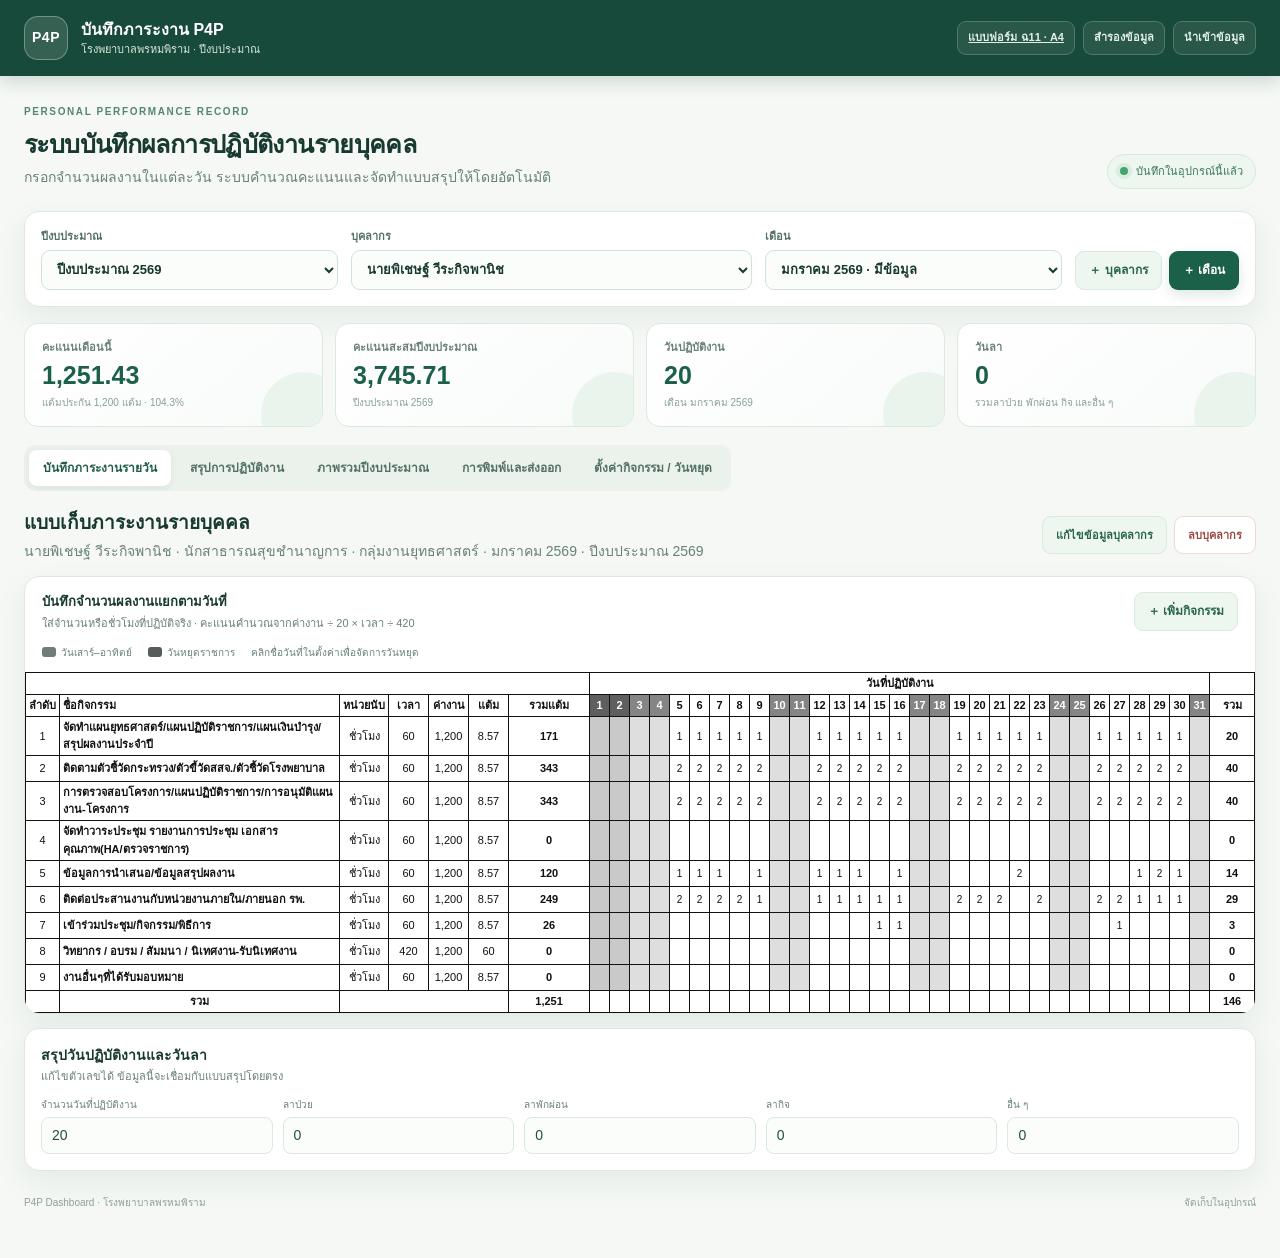
<file: index.html>
<!doctype html>
<html lang="th">
<head>
  <meta charset="utf-8">
  <meta name="viewport" content="width=device-width, initial-scale=1">
  <meta name="theme-color" content="#174a3a">
  <title>P4P | โรงพยาบาลพรหมพิราม</title>
  <style>:root{--ink:#17392f;--muted:#698178;--green:#1b6049;--green2:#26765a;--mint:#eaf4ee;--mint2:#f5faf6;--line:#dce9df;--gold:#e5b954;--danger:#9b4a42;--shadow:0 12px 32px rgba(20,69,49,.07)}
*{box-sizing:border-box}body{margin:0;background:#f5f8f5;color:var(--ink);font-family:'Noto Sans Thai',Tahoma,sans-serif;font-size:14px;line-height:1.55}.topbar{height:76px;background:#174a3a;color:#fff;display:flex;align-items:center;padding:0 max(calc((100vw - 1280px)/2),24px);gap:13px;box-shadow:0 4px 18px #153d3033}.brand-mark{display:grid;place-items:center;width:44px;height:44px;border-radius:14px;background:#ffffff21;border:1px solid #ffffff4d;font-weight:800;letter-spacing:.04em}.brand-text{display:flex;flex-direction:column;line-height:1.4}.brand-text strong{font-size:16px}.brand-text span{font-size:11px;color:#d5e8dc}.top-actions{margin-left:auto;display:flex;gap:8px}.shell{max-width:1280px;padding:28px 24px 48px;margin:auto}.intro{display:flex;align-items:end;justify-content:space-between;margin-bottom:22px}.eyebrow{font-size:10px;letter-spacing:.16em;color:#54876e;font-weight:700;margin:0 0 5px}.intro h1{font-size:25px;margin:0 0 4px;letter-spacing:-.025em}.muted{color:var(--muted);margin:0}.small{font-size:11px}.intro-badge{display:flex;align-items:center;gap:8px;color:#3d7560;background:#edf6ef;border:1px solid #d8eadc;padding:8px 12px;border-radius:99px;font-size:11px}.dot{width:8px;height:8px;background:#42a56e;border-radius:50%;box-shadow:0 0 0 4px #42a56e1c}.card{background:#fff;border:1px solid var(--line);border-radius:15px;box-shadow:var(--shadow)}.filterbar{display:grid;grid-template-columns:1fr 1.35fr 1fr auto;align-items:end;gap:13px;padding:16px;margin-bottom:16px}.filterbar label{font-size:11px;font-weight:600;color:#547165;display:flex;flex-direction:column;gap:5px}.filterbar select,.form-control{width:100%;height:40px;border:1px solid #d3e1d6;border-radius:9px;background:#fbfdfb;padding:0 11px;color:var(--ink);font:inherit;font-size:13px;outline:none}.filterbar select:focus,.form-control:focus,input:focus,textarea:focus{border-color:#66a783;box-shadow:0 0 0 3px #66a78320}.filter-buttons{display:flex;gap:7px}.btn{border:1px solid transparent;border-radius:9px;padding:9px 13px;min-height:38px;font:inherit;font-size:12px;font-weight:600;cursor:pointer;transition:.15s;white-space:nowrap}.btn:hover{transform:translateY(-1px);filter:brightness(.98)}.btn-primary{background:var(--green);color:white;box-shadow:0 5px 12px #1b604925}.btn-soft{background:#edf6ef;color:#27654c;border-color:#d9eade}.btn-outline{background:#fff;border-color:#b9d7c4;color:#26664d}.btn-outline-danger{background:#fff;border-color:#efd8d4;color:#9b4a42}.btn-quiet{color:#e2efe7;background:#ffffff14;border-color:#ffffff31;padding:7px 10px;min-height:32px;font-size:11px}.metric-grid{display:grid;grid-template-columns:repeat(4,1fr);gap:12px;margin-bottom:18px}.metric{background:linear-gradient(140deg,#fff,#f7fbf8);border:1px solid var(--line);border-radius:14px;padding:15px 17px;position:relative;overflow:hidden}.metric:after{content:'';position:absolute;right:-24px;bottom:-31px;width:85px;height:85px;background:#e9f5ec;border-radius:50%}.metric-label{font-size:11px;color:var(--muted);font-weight:600}.metric-value{font-size:25px;font-weight:700;color:#1c6048;line-height:1.25;margin:4px 0}.metric-note{font-size:10px;color:#87a096}.tabs{display:flex;gap:5px;padding:5px;background:#eaf2eb;border-radius:12px;margin-bottom:16px;width:max-content;max-width:100%;overflow:auto}.tab{background:transparent;border:0;border-radius:8px;padding:9px 14px;color:#527166;font:inherit;font-size:12px;font-weight:600;white-space:nowrap;cursor:pointer}.tab.active{background:#fff;color:#205d45;box-shadow:0 2px 6px #194d3514}.panel{display:none}.panel.active{display:block}.section-head{display:flex;justify-content:space-between;align-items:center;gap:15px;margin:17px 0 13px}.section-head h2{font-size:19px;margin:0 0 3px}.section-head h3{font-size:14px;margin:0 0 2px}.section-head.compact{margin:0 0 12px}.section-actions{display:flex;gap:7px;align-items:center}.section-actions .btn{font-size:11px}.table-card{overflow:hidden}.table-toolbar{display:flex;align-items:center;justify-content:space-between;padding:15px 17px 8px;gap:12px}.table-toolbar>div{display:flex;flex-direction:column;gap:3px}.table-toolbar strong{font-size:13px}.legend{display:flex;align-items:center;gap:16px;padding:5px 17px 12px;color:#688277;font-size:10px;flex-wrap:wrap}.legend span{display:inline-flex;align-items:center;gap:5px}.legend-weekend,.legend-holiday{width:14px;height:10px;background:#737b76;border-radius:3px;display:inline-block}.legend-holiday{background:#565d59}.table-scroll{overflow:auto;max-width:100%;overscroll-behavior:contain}.work-table{border-collapse:separate;border-spacing:0;width:max-content;min-width:100%;font-size:11px}.work-table th,.work-table td{border-right:1px solid #e6ede8;border-bottom:1px solid #e6ede8;padding:5px 5px;text-align:center;white-space:nowrap}.work-table thead th{position:sticky;top:0;background:#eef5ef;color:#496b5c;z-index:2;font-weight:600}.work-table .task-col{position:sticky;left:0;z-index:3;background:#f8fbf8;text-align:left;min-width:240px;max-width:280px;white-space:normal}.work-table thead .task-col{z-index:4;background:#eaf3ec}.work-table .info-col{min-width:68px}.work-table .day-head{min-width:36px}.work-table .day-col.weekend{background:#77807b;color:#fff}.work-table .day-col.holiday{background:#5e6762;color:#fff}.work-table .day-cell.weekend{background:#eaeeeb}.work-table .day-cell.holiday{background:#dce1dd}.work-table .day-cell.weekend input,.work-table .day-cell.holiday input{background:transparent}.work-table input{width:34px;height:29px;border:1px solid transparent;border-radius:5px;text-align:center;padding:0 2px;color:#24483a;background:transparent;font:inherit;font-size:11px}.work-table input:hover,.work-table input:focus{background:#fff;border-color:#96c5a7}.work-table input::-webkit-inner-spin-button{-webkit-appearance:none;margin:0}.task-name{font-weight:600;color:#254d3c}.task-meta{font-size:9px;color:#82988d;margin-top:2px}.task-actions{display:flex;gap:4px;margin-top:5px}.icon-btn{border:0;background:#edf5ef;color:#47765d;border-radius:5px;padding:2px 6px;font-size:9px;cursor:pointer}.icon-btn.delete{background:#fff1ee;color:#a25048}.total-cell{font-weight:700;color:#28664c;background:#f6faf7}.total-row td{font-weight:700;background:#f4f8f5}.leave-card{padding:16px;margin-top:14px}.leave-grid{display:grid;grid-template-columns:repeat(5,minmax(120px,1fr));gap:10px}.leave-field label{display:block;font-size:10px;color:#698178;margin-bottom:4px}.leave-field input{width:100%;height:37px;border:1px solid #dce8de;border-radius:8px;padding:0 10px;color:#234e3b;background:#fbfdfb;font:inherit}.report{padding:30px 34px;max-width:100%;color:#191f1b}.report-title{text-align:center;margin-bottom:4px;font-size:18px;font-weight:700}.report-subtitle{text-align:center;font-size:14px;margin-bottom:3px}.report-person{text-align:center;margin-bottom:22px;font-size:13px}.report table{width:100%;border-collapse:collapse;font-size:12px;margin:12px 0 18px}.report th,.report td{border:1px solid #9aa79e;padding:7px 8px}.report th{background:#edf3ee;text-align:center}.report td.num,.report th.num{text-align:right}.report-section-title{font-weight:700;margin:15px 0 6px}.report-summary{display:flex;gap:12px;flex-wrap:wrap;margin:8px 0 12px}.report-chip{border:1px solid #d5e1d7;background:#f5f9f5;border-radius:8px;padding:7px 10px;font-size:11px}.signature-row{display:grid;grid-template-columns:1fr 1fr;gap:30px;margin-top:40px;text-align:center;font-size:11px}.signature-line{border-top:1px dotted #666;max-width:230px;margin:30px auto 5px}.settings-grid{display:grid;grid-template-columns:1.2fr .8fr;gap:14px}.settings-card{padding:17px}.setting-row{display:flex;align-items:center;gap:8px;padding:9px 0;border-bottom:1px solid #edf2ee;font-size:11px}.setting-row:last-child{border-bottom:0}.setting-row .row-name{flex:1}.setting-row small{color:var(--muted)}.note-card{padding:15px 17px;margin-top:14px;font-size:11px}.note-card p{margin:4px 0 0;color:var(--muted)}.holiday-list{max-height:425px;overflow:auto}.holiday-date{font-feature-settings:'tnum';color:#456b58;min-width:87px}.footer{display:flex;justify-content:space-between;color:#8da197;font-size:10px;margin-top:24px}.toast{position:fixed;bottom:22px;left:50%;transform:translate(-50%,18px);background:#174a3a;color:white;padding:10px 17px;border-radius:10px;opacity:0;pointer-events:none;transition:.2s;box-shadow:0 9px 24px #17392f33;z-index:20;font-size:12px}.toast.show{opacity:1;transform:translate(-50%,0)}.empty{padding:25px;text-align:center;color:#82988d}.form-grid{display:grid;grid-template-columns:1fr 1fr;gap:11px}.form-grid label{font-size:11px;color:#577466}.form-grid input,.form-grid select{display:block;width:100%;height:39px;margin-top:5px;border:1px solid #d3e1d6;border-radius:8px;padding:0 9px;font:inherit}.modal-backdrop{position:fixed;inset:0;background:#123b2f66;display:grid;place-items:center;padding:18px;z-index:40}.modal{background:#fff;border-radius:15px;padding:20px;width:min(540px,100%);box-shadow:0 24px 70px #132f2755}.modal h3{margin:0 0 13px}.modal-actions{display:flex;justify-content:flex-end;gap:8px;margin-top:18px}
@media(max-width:900px){.filterbar{grid-template-columns:1fr 1fr}.filter-buttons{justify-content:flex-start}.metric-grid{grid-template-columns:1fr 1fr}.settings-grid{grid-template-columns:1fr}.export-grid{grid-template-columns:1fr}.report{padding:22px 18px}}
@media(max-width:600px){.topbar{height:auto;min-height:68px;padding:10px 14px}.top-actions .btn{font-size:10px;padding:6px}.brand-mark{width:38px;height:38px}.brand-text strong{font-size:13px}.brand-text span{font-size:9px}.shell{padding:19px 12px 34px}.intro{align-items:start;flex-direction:column;gap:12px}.intro h1{font-size:21px}.filterbar{grid-template-columns:1fr 1fr;padding:12px;gap:9px}.filter-buttons{grid-column:1/-1}.filter-buttons .btn{flex:1}.metric-grid{gap:8px}.metric{padding:12px}.metric-value{font-size:21px}.tabs{width:100%}.tab{padding:9px 11px}.section-head{align-items:flex-start;flex-direction:column}.section-actions{flex-wrap:wrap}.table-toolbar{align-items:flex-start;flex-direction:column}.leave-grid{grid-template-columns:1fr 1fr}.report table{font-size:10px}.report th,.report td{padding:5px}.signature-row{gap:12px}.form-grid{grid-template-columns:1fr}.footer{font-size:9px}}
.export-grid{display:grid;grid-template-columns:1fr 1fr;gap:14px}.export-card{padding:19px;display:grid;grid-template-columns:42px 1fr;align-items:start;gap:7px 12px}.export-card h3{margin:0 0 4px;font-size:15px}.export-icon{width:42px;height:42px;display:grid;place-items:center;background:#eaf4ee;border-radius:12px;color:#287151;font-size:21px}.export-actions{grid-column:1/-1;display:flex;gap:8px;flex-wrap:wrap;margin-top:9px}.export-note{margin-top:14px}.print-only-title{display:none}
@media(max-width:900px){.export-grid{grid-template-columns:1fr}}
/* Match the source workbook's black-grid form while keeping the month calendar compact. */
#panel-work .work-table{font-family:'TH Sarabun New',Tahoma,sans-serif;font-size:11px;border-collapse:collapse;border-spacing:0}
#panel-work .work-table th,#panel-work .work-table td{border:1px solid #111;color:#111;background:#fff;padding:2px 3px;height:21px}
#panel-work .work-table thead tr.date-band-row th{position:sticky;top:0;height:22px;background:#fff;color:#111;font-weight:600;z-index:6}
#panel-work .work-table thead tr.date-band-row th.date-band-title{text-align:center}
#panel-work .work-table thead tr:nth-child(2) th{top:22px;background:#fff;color:#111;z-index:5}
#panel-work .work-table .seq-col{left:0;min-width:25px;width:25px;background:#fff;text-align:center}
#panel-work .work-table .task-col{left:25px;min-width:280px;width:280px;max-width:280px;background:#fff;color:#111}
#panel-work .work-table thead .seq-col,#panel-work .work-table thead .task-col{background:#fff;z-index:7}
#panel-work .work-table .info-col{min-width:40px;width:40px}
#panel-work .work-table .day-head,#panel-work .work-table .day-cell{min-width:20px;width:20px;max-width:20px;padding:1px 0}
#panel-work .work-table .day-col.weekend{background:#858585;color:#fff}
#panel-work .work-table .day-col.holiday{background:#5f5f5f;color:#fff}
#panel-work .work-table .day-cell.weekend{background:#dedede;color:#111}
#panel-work .work-table .day-cell.holiday{background:#c9c9c9;color:#111}
#panel-work .work-table .day-head.invalid,#panel-work .work-table .day-cell.invalid{background:#fff;color:#777}
#panel-work .work-table .day-cell input{width:18px;height:23px;padding:0;border-radius:0;color:#111;font-size:10px}
#panel-work .work-table .total-cell,#panel-work .work-table .total-row td{background:#fff;color:#111;font-weight:600}
@media print{body.print-work #panel-work .work-table .seq-col{position:static;min-width:5mm;width:5mm}body.print-work #panel-work .work-table .task-col{position:static;min-width:56mm;max-width:56mm;width:56mm;background:#fff;color:#111}body.print-work #panel-work .work-table .info-col{min-width:8mm;width:8mm}body.print-work #panel-work .work-table .day-head,body.print-work #panel-work .work-table .day-cell{min-width:5mm;max-width:5mm;width:5mm;padding:1px 0}body.print-work #panel-work .work-table .day-cell input{width:100%;height:auto}body.print-work #panel-work .work-table .date-band-row th{height:4mm}}
@media print{body.print-work .print-only-title{display:block;text-align:center;font-weight:700;font-size:10pt;margin:0 0 4mm}body.print-work #panel-work .table-toolbar>div{display:none!important}body.print-work #panel-work .table-toolbar{padding:0}body.print-work #panel-work .leave-card:before{content:'สรุปวันปฏิบัติงานและวันลา';font-weight:700;font-size:9pt}body.print-work #panel-work .work-table thead th{position:static!important}}
.source-form{font-family:'TH Sarabun New',Tahoma,sans-serif;font-size:12px;line-height:1.25;color:#111;background:#fff;border:1px solid #d5d5d5;border-radius:0;box-shadow:none;padding:10px 24px;max-width:none}.sheet-title{text-align:center;font-weight:700;font-size:16px;line-height:1.35}.sheet-month{text-align:center;color:#e52222;font-size:14px;font-weight:600;margin:2px 0 5px}.sheet-person{text-align:center;font-size:12px;margin:3px 0 17px}.sheet-section{font-size:12px;font-weight:700;margin:0 0 4px}.sheet-table{width:100%;border-collapse:collapse;table-layout:fixed;font-size:11px;margin:0}.sheet-table th,.sheet-table td{border:1px solid #111;color:#111;padding:2px 4px;height:19px;vertical-align:middle}.sheet-table th{text-align:center;font-weight:600;height:29px;background:#fff}.sheet-table .center{text-align:center}.sheet-table .num{text-align:right}.sheet-total td{font-weight:600;background:#fff}.leave-sheet{margin-top:7px}.leave-heading{font-weight:600;height:23px!important}.leave-label{padding-left:7px!important}.leave-value{text-align:center}.signature-sheet{margin-top:9px}.signature-sheet td{height:20px}.signature-sheet .right{text-align:right}.signature-sheet .signature-space{height:26px}.signature-sheet tr:first-child td{height:21px}.signature-sheet tr:nth-child(3) td{padding-top:5px}.signature-sheet tr:nth-child(n+4) td{border-top:0;border-bottom:0}.signature-sheet tr:last-child td{border-bottom:1px solid #111}
.work-table .seq-col{position:sticky;left:0;z-index:3;min-width:38px;width:38px;background:#f8fbf8;text-align:center}.work-table thead .seq-col{z-index:5;background:#eaf3ec}.work-table .task-col{min-width:230px}.work-table .info-col{min-width:54px}.work-table .total-row .task-col{text-align:center}
@media print{.source-form{padding:3mm 8mm;border:0;box-shadow:none}.source-form .sheet-title{font-size:15pt}.source-form .sheet-month{font-size:12pt}.source-form .sheet-person,.source-form .sheet-section{font-size:10pt}.source-form .sheet-table{font-size:9pt}.source-form .sheet-table th,.source-form .sheet-table td{height:18px;padding:1px 3px}.source-form .sheet-table th{height:26px}.source-form .signature-sheet{margin-top:7px}}
@media print{body{background:#fff;font-size:12px;margin:0}.topbar,.intro,.filterbar,.metric-grid,.tabs,.section-head,.footer,.toast,#panel-annual,#panel-settings,#panel-export{display:none!important}.shell{max-width:none;padding:0;margin:0}.panel{display:none!important}body.print-summary #panel-summary{display:block!important}body.print-work #panel-work{display:block!important}.report{display:block!important;border:0;box-shadow:none;padding:8mm 10mm;max-width:none}.report table{font-size:10pt}.report th,.report td{padding:5px}.report-title{font-size:16pt}.report-subtitle{font-size:12pt}.report-person{font-size:10pt}.report-chip{font-size:9pt}.signature-row{break-inside:avoid;margin-top:28px}body.print-work #panel-work .table-card,body.print-work #panel-work .leave-card{border:0;box-shadow:none;border-radius:0}body.print-work #panel-work .table-toolbar .btn,body.print-work #panel-work .task-actions,body.print-work #panel-work .legend{display:none!important}body.print-work #panel-work .table-scroll{overflow:visible!important;max-width:none}body.print-work #panel-work .work-table{width:100%;min-width:0;border-collapse:collapse;font-size:6.5pt;table-layout:fixed}body.print-work #panel-work .work-table th,body.print-work #panel-work .work-table td{white-space:normal;padding:2px 1px}body.print-work #panel-work .work-table .task-col{position:static;min-width:0;max-width:none;width:175px;background:#f8fbf8;color:#17392f}body.print-work #panel-work .work-table .day-head{min-width:0}body.print-work #panel-work .work-table input{width:100%;height:auto;border:0;padding:0;font-size:6pt}body.print-work #panel-work .leave-card{padding:5mm}body.print-work #panel-work .leave-grid{grid-template-columns:repeat(5,1fr)}@page{size:A4 portrait;margin:12mm}@page p4pwork{size:A4 landscape;margin:8mm}body.print-work{page:p4pwork}}

/* Final print dimensions for the source-style daily sheet. */
@media print {
  body.print-work #panel-work .work-table .seq-col { position: static; min-width: 5mm; width: 5mm; }
  body.print-work #panel-work .work-table .task-col { position: static; min-width: 56mm; max-width: 56mm; width: 56mm; background: #fff; color: #111; }
  body.print-work #panel-work .work-table .info-col { min-width: 8mm; width: 8mm; }
  body.print-work #panel-work .work-table .day-head,
  body.print-work #panel-work .work-table .day-cell { min-width: 5mm; max-width: 5mm; width: 5mm; padding: 1px 0; }
  body.print-work #panel-work .work-table .day-cell input { width: 100%; height: auto; }
  body.print-work #panel-work .work-table .date-band-row th { height: 4mm; }
}
#panel-work .work-table .task-name { color: #111; }
#panel-work .work-table .task-actions { display: none; margin-top: 1px; }
#panel-work .work-table tr:hover .task-actions,
#panel-work .work-table tr:focus-within .task-actions { display: flex; }
@media (hover: none) { #panel-work .work-table .task-actions { display: flex; } }
.source-form .leave-sheet td,
.source-form .signature-sheet td { border: 0 !important; }
.source-form .leave-sheet .leave-label { text-align: left; }
.source-form .leave-sheet .leave-value { text-align: center; }
.source-form .signature-sheet td { height: 26px; }
.source-form .leave-sheet td { height: 26px; }
.source-form .signature-sheet .signature-space { height: 16px; }
.source-form .signature-sheet td[colspan="3"] { background-image: none !important; }

.preview-backdrop{position:fixed;inset:0;z-index:80;background:#102d2580;display:grid;place-items:center;padding:2vh 2vw}
.preview-backdrop[hidden]{display:none!important}
body.preview-open{overflow:hidden}
.preview-dialog{width:min(1280px,96vw);height:min(94vh,980px);background:#edf2ee;border:1px solid #d3ded6;border-radius:16px;box-shadow:0 24px 80px #102d2566;display:flex;flex-direction:column;overflow:hidden}
.preview-header{display:flex;align-items:center;justify-content:space-between;gap:18px;padding:13px 18px;background:#fff;border-bottom:1px solid #dce6de}
.preview-header>div:first-child{min-width:0}.preview-header strong{font-size:15px;color:#194c39}.preview-header p{margin:3px 0 0}.preview-actions{display:flex;gap:8px;flex:none}
.preview-stage{overflow:auto;padding:18px;flex:1;overscroll-behavior:contain}
.preview-page{margin:0 auto;background:#fff;box-shadow:0 3px 18px #233b2d26;color:#111;transform-origin:top center}
.preview-page-summary{width:794px;min-height:1123px}
.preview-page-summary .source-form{width:100%;min-height:1123px;margin:0;padding:28px 32px;border:0;box-shadow:none}
.preview-page-work{width:1123px;min-height:794px;padding:18px 22px;font-family:'TH Sarabun New',Tahoma,sans-serif;font-size:11px;line-height:1.25}
.preview-work-title{margin:0 0 8px;color:#111}
.preview-page-work .work-print-head-row{display:grid;grid-template-columns:1fr 1fr;align-items:center;min-height:20px}
.preview-page-work .work-print-head-row strong{text-align:center;font-size:13px}
.preview-page-work .work-print-head-row .red{color:#e21e26}
.preview-page-work .work-print-date-title{text-align:center;font-size:12px;font-weight:700;margin:4px 0 3px}
.preview-work-grid{overflow:visible}
.preview-page-work .work-table{width:100%;min-width:0;border-collapse:collapse;border-spacing:0;table-layout:fixed;font-family:'TH Sarabun New',Tahoma,sans-serif;font-size:8px}
.preview-page-work .work-table th,.preview-page-work .work-table td{border:1px solid #111;color:#111;background:#fff;padding:2px 1px;text-align:center;white-space:normal;height:auto}
.preview-page-work .work-table thead th{position:static;z-index:auto;font-size:7.5px;font-weight:600}
.preview-page-work .work-table .seq-col,.preview-page-work .work-table thead tr:nth-child(2) th:first-child{position:static;width:5mm;min-width:5mm;max-width:5mm}
.preview-page-work .work-table .task-col{position:static;left:auto;width:56mm;min-width:56mm;max-width:56mm;background:#fff;color:#111;text-align:left}
.preview-page-work .work-table .info-col,.preview-page-work .work-table thead tr:nth-child(2) th:nth-child(n+3):nth-child(-n+7){width:8mm;min-width:8mm;max-width:8mm}
.preview-page-work .work-table .day-head,.preview-page-work .work-table .day-cell{width:5mm;min-width:5mm;max-width:5mm;padding:1px 0}
.preview-page-work .work-table .day-col.weekend{background:#858585;color:#fff}
.preview-page-work .work-table .day-col.holiday{background:#5f5f5f;color:#fff}
.preview-page-work .work-table .day-cell.weekend{background:#dedede;color:#111}
.preview-page-work .work-table .day-cell.holiday{background:#c9c9c9;color:#111}
.preview-page-work .work-table .day-head.invalid,.preview-page-work .work-table .day-cell.invalid{background:#fff;color:#777}
.preview-page-work .work-table .total-cell,.preview-page-work .work-table .total-row td{background:#fff;color:#111;font-weight:600}
.preview-page-work .work-table .task-name{color:#111;font-weight:400}
.preview-page-work .work-table .total-cell[data-count],.preview-page-work .work-table thead tr:nth-child(2) th:last-child{width:7mm;min-width:7mm;max-width:7mm}
.preview-page-work .preview-input-value{display:block;min-height:12px;line-height:12px}
.preview-leave-title{font-weight:700;margin:12px 0 5px}
.preview-leave-grid{display:grid;grid-template-columns:repeat(5,minmax(100px,1fr));gap:8px}
.preview-leave-grid .leave-field input{display:none}
.preview-input-value{display:inline-block;min-width:16px;color:#111}
.preview-leave-grid .preview-input-value{min-height:22px;padding:2px 8px}
@media(max-width:700px){.preview-backdrop{padding:0}.preview-dialog{width:100vw;height:100dvh;border-radius:0}.preview-header{align-items:flex-start;padding:11px}.preview-header strong{font-size:13px}.preview-actions .btn{padding:8px}.preview-stage{padding:10px}.preview-page-summary{transform:scale(.82);transform-origin:top left;margin-left:0;margin-bottom:-200px}.preview-page-work{margin-left:0}}
.source-form .signature-sheet{width:100%;table-layout:fixed;margin-top:11px}
.source-form .signature-sheet td{height:24px;padding:2px 14px;line-height:1.35;vertical-align:middle}
.source-form .signature-sheet .signature-declaration td{text-align:center}
.source-form .signature-sheet .signature-space{height:18px!important}
.source-form .signature-sheet tr:nth-child(3) td{padding-top:4px}
/* Readable A4 forms: use the requested Thai font and keep every printed value at 14 pt or larger. */
.preview-page-summary .source-form,
.preview-page-summary .source-form *,
.preview-page-work,
.preview-page-work *,
body.print-summary #panel-summary .source-form,
body.print-summary #panel-summary .source-form *,
body.print-work #panel-work .print-only-title,
body.print-work #panel-work .print-only-title *,
body.print-work #panel-work .work-table,
body.print-work #panel-work .work-table *,
body.print-work #panel-work .leave-card,
body.print-work #panel-work .leave-card *{font-family:'TH Sarabun IT๙','TH Sarabun New',Tahoma,sans-serif!important;font-size:14pt!important;line-height:1.12}
.preview-page-summary .sheet-title,body.print-summary #panel-summary .sheet-title{font-size:20pt!important;font-weight:700}
.preview-page-summary .sheet-month,body.print-summary #panel-summary .sheet-month{font-size:17pt!important}
.preview-page-work .work-print-head-row strong,body.print-work #panel-work .print-only-title{font-size:18pt!important}
.preview-page-work .work-print-date-title{font-size:16pt!important}
.preview-page-summary .sheet-table,body.print-summary #panel-summary .sheet-table{width:100%;table-layout:fixed;font-size:14pt!important}
.preview-page-summary .sheet-table th,.preview-page-summary .sheet-table td,
body.print-summary #panel-summary .sheet-table th,body.print-summary #panel-summary .sheet-table td,
.preview-page-work .work-table th,.preview-page-work .work-table td,
body.print-work #panel-work .work-table th,body.print-work #panel-work .work-table td{overflow-wrap:normal;word-break:normal}
.thai-word{display:inline-block;white-space:nowrap}
@media print{
  @page{size:A4 portrait;margin:8mm}
  @page p4pwork{size:A4 landscape;margin:8mm}
  body.print-summary #panel-summary .sheet-title{font-size:20pt!important}
  body.print-summary #panel-summary .sheet-month{font-size:17pt!important}
  body.print-work #panel-work .work-table{width:100%;min-width:0;table-layout:fixed;border-collapse:collapse}
  body.print-work #panel-work .work-table thead{display:table-header-group}
  body.print-work #panel-work .work-table tr{break-inside:avoid;page-break-inside:avoid}
  body.print-work #panel-work .work-table .seq-col{min-width:5mm;width:5mm}
  body.print-work #panel-work .work-table .task-col{min-width:56mm;max-width:56mm;width:56mm}
  body.print-work #panel-work .work-table .info-col{min-width:8mm;width:8mm}
  body.print-work #panel-work .work-table .day-head,body.print-work #panel-work .work-table .day-cell{min-width:0;width:auto;max-width:none}
  body.print-work #panel-work .work-table .day-cell input{display:none!important}
  body.print-work #panel-work .work-table .day-cell:after{content:attr(data-print-value);display:block;white-space:normal;overflow-wrap:anywhere}
  body.print-work #panel-work .work-table .task-name{font-weight:400}
  body.print-work #panel-work .leave-grid{grid-template-columns:repeat(5,minmax(0,1fr));gap:4mm}
  body.print-work #panel-work .leave-card{break-inside:avoid;page-break-inside:avoid}
  body.print-summary #panel-summary .sheet-table thead{display:table-header-group}
  body.print-summary #panel-summary .sheet-table tr{break-inside:avoid;page-break-inside:avoid}
  body.print-summary #panel-summary .signature-sheet{break-inside:avoid;page-break-inside:avoid}
}
</style>
</head>
<body>
  <header class="topbar">
    <div class="brand-mark">P4P</div>
    <div class="brand-text"><strong>บันทึกภาระงาน P4P</strong><span>โรงพยาบาลพรหมพิราม · ปีงบประมาณ</span></div>
    <div class="top-actions"><a class="btn btn-quiet" href="sh11.html" title="เปิดแบบฟอร์ม ฉ11 รูปแบบ A4">แบบฟอร์ม ฉ11 · A4</a><button class="btn btn-quiet" id="backupBtn">สำรองข้อมูล</button><button class="btn btn-quiet" id="restoreBtn">นำเข้าข้อมูล</button><input id="restoreFile" type="file" accept=".json,application/json" hidden></div>
  </header>
  <main class="shell">
    <section class="intro">
      <div><p class="eyebrow">PERSONAL PERFORMANCE RECORD</p><h1>ระบบบันทึกผลการปฏิบัติงานรายบุคคล</h1><p class="muted">กรอกจำนวนผลงานในแต่ละวัน ระบบคำนวณคะแนนและจัดทำแบบสรุปให้โดยอัตโนมัติ</p></div>
      <div class="intro-badge"><span class="dot"></span><span id="saveStatus">บันทึกในอุปกรณ์นี้</span></div>
    </section>

    <section class="filterbar card">
      <label>ปีงบประมาณ<select id="fiscalSelect"></select></label>
      <label>บุคลากร<select id="personSelect"></select></label>
      <label>เดือน<select id="monthSelect"></select></label>
      <div class="filter-buttons"><button class="btn btn-soft" id="addPersonBtn">＋ บุคลากร</button><button class="btn btn-primary" id="addMonthBtn">＋ เดือน</button></div>
    </section>

    <section class="metric-grid" id="metrics"></section>

    <nav class="tabs" aria-label="เมนู P4P">
      <button class="tab active" data-tab="work">บันทึกภาระงานรายวัน</button>
      <button class="tab" data-tab="summary">สรุปการปฏิบัติงาน</button>
      <button class="tab" data-tab="annual">ภาพรวมปีงบประมาณ</button>
      <button class="tab" data-tab="export">การพิมพ์และส่งออก</button>
      <button class="tab" data-tab="settings">ตั้งค่ากิจกรรม / วันหยุด</button>
    </nav>

    <section class="panel active" id="panel-work">
      <div class="section-head"><div><h2>แบบเก็บภาระงานรายบุคคล</h2><p id="workSubtitle" class="muted"></p></div><div class="section-actions"><button class="btn btn-soft" id="editPersonBtn">แก้ไขข้อมูลบุคลากร</button><button class="btn btn-outline-danger" id="deletePersonBtn">ลบบุคลากร</button></div></div>
      <div id="workPrintTitle" class="print-only-title"></div>
      <div class="card table-card">
        <div class="table-toolbar"><div><strong>บันทึกจำนวนผลงานแยกตามวันที่</strong><span class="muted small">ใส่จำนวนหรือชั่วโมงที่ปฏิบัติจริง · คะแนนคำนวณจากค่างาน ÷ 20 × เวลา ÷ 420</span></div><button class="btn btn-soft" id="addTaskBtn">＋ เพิ่มกิจกรรม</button></div>
        <div class="legend"><span><i class="legend-weekend"></i> วันเสาร์–อาทิตย์</span><span><i class="legend-holiday"></i> วันหยุดราชการ</span><span id="holidayNote">คลิกชื่อวันที่ในตั้งค่าเพื่อจัดการวันหยุด</span></div>
        <div class="table-scroll" id="workTableWrap"></div>
      </div>
      <div class="card leave-card">
        <div class="section-head compact"><div><h3>สรุปวันปฏิบัติงานและวันลา</h3><p class="muted small">แก้ไขตัวเลขได้ ข้อมูลนี้จะเชื่อมกับแบบสรุปโดยตรง</p></div></div>
        <div id="leaveFields" class="leave-grid"></div>
      </div>
    </section>

    <section class="panel" id="panel-summary">
      <div class="section-head"><div><h2>แบบสรุปการปฏิบัติงานรายบุคคล</h2><p class="muted">ข้อมูลสรุปดึงจากแบบเก็บภาระงานของเดือนที่เลือก</p></div></div>
      <div class="report card source-form" id="printReport"></div>
    </section>

    <section class="panel" id="panel-annual">
      <div class="section-head"><div><h2>ภาพรวมรายบุคคล</h2><p class="muted">สรุปคะแนนตามปีงบประมาณที่เลือก · คะแนนจากรายการรายวันและค่างานรายเดือน</p></div><button class="btn btn-outline" id="annualDocxBtn">ดาวน์โหลดสรุป DOCX</button></div>
      <div class="card table-card"><div class="table-scroll" id="annualTableWrap"></div></div>
    </section>

    <section class="panel" id="panel-export">
      <div class="section-head"><div><h2>การพิมพ์และส่งออก</h2><p class="muted">ส่งออกแบบเก็บภาระงานและแบบสรุปของบุคลากร/เดือนที่เลือก</p></div></div>
      <div class="export-grid">
        <article class="card export-card"><div class="export-icon">▦</div><div><h3>แบบเก็บภาระงานรายบุคคล</h3><p id="workExportInfo" class="muted small"></p></div><div class="export-actions"><button class="btn btn-soft" id="printWorkBtn">ดูตัวอย่างก่อนพิมพ์</button><button class="btn btn-outline" id="exportWorkDocxBtn">ดาวน์โหลด DOCX</button><button class="btn btn-primary" id="exportWorkPdfBtn">ดาวน์โหลด PDF</button></div></article>
        <article class="card export-card"><div class="export-icon">▤</div><div><h3>แบบสรุปการปฏิบัติงานรายบุคคล</h3><p id="summaryExportInfo" class="muted small"></p></div><div class="export-actions"><button class="btn btn-soft" id="printSummaryBtn">ดูตัวอย่างก่อนพิมพ์</button><button class="btn btn-outline" id="exportSummaryDocxBtn">ดาวน์โหลด DOCX</button><button class="btn btn-primary" id="exportSummaryPdfBtn">ดาวน์โหลด PDF</button></div></article>
      </div>
      <div class="card note-card export-note"><strong>การส่งออก PDF</strong><p>ปุ่ม “ดาวน์โหลด PDF” สร้างไฟล์จากแอปโดยตรง ไม่มีวันที่ ชื่อหน้า ที่อยู่ไฟล์ หรือเลขหน้าที่ Chrome เติมให้ PDF เก็บหน้าฟอร์มเป็นภาพเพื่อรักษารูปแบบและฟอนต์ไทย หากเลือก “พิมพ์แบบฟอร์ม” ให้ปิดตัวเลือก Headers and footers / หัวกระดาษและท้ายกระดาษในหน้าพิมพ์</p></div>
    </section>

    <section class="panel" id="panel-settings">
      <div class="section-head"><div><h2>ตั้งค่าระบบ</h2><p class="muted">จัดการกิจกรรมและวันหยุดที่แสดงเป็นแถบสีเทา</p></div></div>
      <div class="settings-grid">
        <article class="card settings-card"><div class="section-head compact"><div><h3>กิจกรรมของบุคลากร</h3><p class="muted small">เพิ่ม แก้ไข หรือลบรายการงาน</p></div><button class="btn btn-soft" id="settingsAddTask">＋ กิจกรรม</button></div><div id="taskSettings"></div></article>
        <article class="card settings-card"><div class="section-head compact"><div><h3>วันหยุดราชการ</h3><p class="muted small">วันเสาร์–อาทิตย์แสดงสีเทาอัตโนมัติ วันหยุดเพิ่มหรือลบได้</p></div><button class="btn btn-soft" id="addHolidayBtn">＋ วันหยุด</button></div><div id="holidaySettings"></div></article>
      </div>
      <div class="card note-card"><strong>การจัดเก็บข้อมูล</strong><p id="storageNote">ข้อมูลนี้จัดเก็บในเบราว์เซอร์เครื่องนี้ ใช้ “สำรองข้อมูล” เป็นระยะเพื่อเก็บไฟล์ JSON ไว้สำรอง หากนำไปติดตั้งเป็น Google Apps Script ข้อมูลจะจัดเก็บใน Google Sheets ของผู้ใช้</p></div>
    </section>
    <footer class="footer">P4P Dashboard · โรงพยาบาลพรหมพิราม <span id="storageMode">Local app</span></footer>
  </main>
  <div class="preview-backdrop" id="printPreviewModal" hidden>
    <section class="preview-dialog" role="dialog" aria-modal="true" aria-labelledby="printPreviewTitle">
      <header class="preview-header"><div><strong id="printPreviewTitle">ตัวอย่างก่อนพิมพ์</strong><p id="printPreviewSubtitle" class="muted small"></p></div><div class="preview-actions"><button class="btn btn-soft" id="closePrintPreviewBtn">ปิด</button><button class="btn btn-primary" id="printPreviewPrintBtn">พิมพ์แบบฟอร์ม</button></div></header>
      <div class="preview-stage" id="printPreviewStage"></div>
    </section>
  </div>
  <div class="toast" id="toast" role="status"></div>
  <script>
window.P4P_SEED = {
  "version": 1,
  "yearBE": 2569,
  "profiles": [
    {
      "id": "pich",
      "name": "นายพิเชษฐ์ วีระกิจพานิช",
      "position": "นักสาธารณสุขชำนาญการ",
      "group": "กลุ่มงานยุทธศาสตร์",
      "role": "ผู้ปฏิบัติงาน",
      "guarantee": 1200,
      "signatory": "น.ส.สกาวพรรณ อวัสดาถาวร",
      "signatoryRole": "หัวหน้ากลุ่มงานยุทธศาสตร์",
      "tasks": [
        {
          "id": "pich-t1",
          "name": "จัดทำแผนยุทธศาสตร์/แผนปฏิบัติราชการ/แผนเงินบำรุง/สรุปผลงานประจำปี",
          "unit": "ชั่วโมง",
          "minutes": 60,
          "rateValue": 1200,
          "fixedMonthlyPoints": 0,
          "active": true
        },
        {
          "id": "pich-t2",
          "name": "ติดตามตัวชี้วัดกระทรวง/ตัวขี้วัดสสจ./ตัวชี้วัดโรงพยาบาล",
          "unit": "ชั่วโมง",
          "minutes": 60,
          "rateValue": 1200,
          "fixedMonthlyPoints": 0,
          "active": true
        },
        {
          "id": "pich-t3",
          "name": "การตรวจสอบโครงการ/แผนปฏิบัติราชการ/การอนุมัติแผนงาน-โครงการ",
          "unit": "ชั่วโมง",
          "minutes": 60,
          "rateValue": 1200,
          "fixedMonthlyPoints": 0,
          "active": true
        },
        {
          "id": "pich-t4",
          "name": "จัดทำวาระประชุม รายงานการประชุม เอกสารคุณภาพ(HA/ตรวจราชการ)",
          "unit": "ชั่วโมง",
          "minutes": 60,
          "rateValue": 1200,
          "fixedMonthlyPoints": 0,
          "active": true
        },
        {
          "id": "pich-t5",
          "name": "ข้อมูลการนำเสนอ/ข้อมูลสรุปผลงาน",
          "unit": "ชั่วโมง",
          "minutes": 60,
          "rateValue": 1200,
          "fixedMonthlyPoints": 0,
          "active": true
        },
        {
          "id": "pich-t6",
          "name": "ติดต่อประสานงานกับหน่วยงานภายใน/ภายนอก รพ.",
          "unit": "ชั่วโมง",
          "minutes": 60,
          "rateValue": 1200,
          "fixedMonthlyPoints": 0,
          "active": true
        },
        {
          "id": "pich-t7",
          "name": "เข้าร่วมประชุม/กิจกรรม/พิธีการ",
          "unit": "ชั่วโมง",
          "minutes": 60,
          "rateValue": 1200,
          "fixedMonthlyPoints": 0,
          "active": true
        },
        {
          "id": "pich-t8",
          "name": "วิทยากร / อบรม / สัมมนา / นิเทศงาน-รับนิเทศงาน",
          "unit": "ชั่วโมง",
          "minutes": 420,
          "rateValue": 1200,
          "fixedMonthlyPoints": 0,
          "active": true
        },
        {
          "id": "pich-t9",
          "name": "งานอื่นๆที่ได้รับมอบหมาย",
          "unit": "ชั่วโมง",
          "minutes": 60,
          "rateValue": 1200,
          "fixedMonthlyPoints": 0,
          "active": true
        }
      ],
      "months": [
        {
          "id": "pich-1",
          "personId": "pich",
          "month": "2026-01",
          "calendarYear": 2026,
          "fiscalYear": 2569,
          "daily": {
            "pich-t1": {
              "5": 1,
              "6": 1,
              "7": 1,
              "8": 1,
              "9": 1,
              "12": 1,
              "13": 1,
              "14": 1,
              "15": 1,
              "16": 1,
              "19": 1,
              "20": 1,
              "21": 1,
              "22": 1,
              "23": 1,
              "26": 1,
              "27": 1,
              "28": 1,
              "29": 1,
              "30": 1
            },
            "pich-t2": {
              "5": 2,
              "6": 2,
              "7": 2,
              "8": 2,
              "9": 2,
              "12": 2,
              "13": 2,
              "14": 2,
              "15": 2,
              "16": 2,
              "19": 2,
              "20": 2,
              "21": 2,
              "22": 2,
              "23": 2,
              "26": 2,
              "27": 2,
              "28": 2,
              "29": 2,
              "30": 2
            },
            "pich-t3": {
              "5": 2,
              "6": 2,
              "7": 2,
              "8": 2,
              "9": 2,
              "12": 2,
              "13": 2,
              "14": 2,
              "15": 2,
              "16": 2,
              "19": 2,
              "20": 2,
              "21": 2,
              "22": 2,
              "23": 2,
              "26": 2,
              "27": 2,
              "28": 2,
              "29": 2,
              "30": 2
            },
            "pich-t5": {
              "5": 1,
              "6": 1,
              "7": 1,
              "9": 1,
              "12": 1,
              "13": 1,
              "14": 1,
              "16": 1,
              "22": 2,
              "28": 1,
              "29": 2,
              "30": 1
            },
            "pich-t6": {
              "5": 2,
              "6": 2,
              "7": 2,
              "8": 2,
              "9": 1,
              "12": 1,
              "13": 1,
              "14": 1,
              "15": 1,
              "16": 1,
              "19": 2,
              "20": 2,
              "21": 2,
              "23": 2,
              "26": 2,
              "27": 2,
              "28": 1,
              "29": 1,
              "30": 1
            },
            "pich-t7": {
              "15": 1,
              "16": 1,
              "27": 1
            }
          },
          "workDays": 20,
          "leave": {
            "sick": 0,
            "vacation": 0,
            "personal": 0,
            "other": 0
          },
          "sourceLabel": "มกราคม 2569"
        },
        {
          "id": "pich-2",
          "personId": "pich",
          "month": "2026-02",
          "calendarYear": 2026,
          "fiscalYear": 2569,
          "daily": {
            "pich-t1": {
              "2": 1,
              "3": 1,
              "4": 1,
              "5": 1,
              "6": 1,
              "9": 1,
              "10": 1,
              "11": 1,
              "12": 1,
              "13": 1,
              "16": 1,
              "17": 1,
              "18": 1,
              "19": 1,
              "20": 1,
              "23": 1,
              "24": 1,
              "25": 1
            },
            "pich-t2": {
              "2": 2,
              "3": 2,
              "4": 2,
              "5": 2,
              "6": 2,
              "9": 2,
              "10": 2,
              "11": 2,
              "12": 2,
              "13": 2,
              "16": 2,
              "17": 2,
              "18": 2,
              "19": 2,
              "20": 2,
              "23": 2,
              "24": 2,
              "25": 2
            },
            "pich-t3": {
              "2": 2,
              "3": 2,
              "4": 2,
              "5": 2,
              "6": 2,
              "9": 2,
              "10": 2,
              "11": 2,
              "12": 2,
              "13": 2,
              "16": 2,
              "17": 2,
              "18": 2,
              "19": 2,
              "20": 2,
              "23": 2,
              "24": 2,
              "25": 2
            },
            "pich-t5": {
              "2": 1,
              "4": 1,
              "6": 1,
              "9": 1,
              "11": 1,
              "12": 1,
              "16": 1,
              "17": 1,
              "18": 1,
              "19": 1,
              "20": 1,
              "23": 1,
              "25": 1
            },
            "pich-t6": {
              "2": 2,
              "3": 2,
              "4": 1,
              "5": 2,
              "6": 2,
              "9": 2,
              "10": 2,
              "11": 1,
              "12": 2,
              "13": 2,
              "16": 2,
              "17": 2,
              "18": 2,
              "19": 2,
              "20": 2,
              "23": 2,
              "24": 2,
              "25": 2
            },
            "pich-t7": {
              "3": 1,
              "4": 1,
              "5": 1,
              "10": 1,
              "11": 1,
              "13": 1,
              "24": 1
            }
          },
          "workDays": 18,
          "leave": {
            "sick": 0,
            "vacation": 2,
            "personal": 0,
            "other": 0
          },
          "sourceLabel": "กุมภาพันธ์ 2569"
        },
        {
          "id": "pich-3",
          "personId": "pich",
          "month": "2026-03",
          "calendarYear": 2026,
          "fiscalYear": 2569,
          "daily": {
            "pich-t1": {
              "5": 1,
              "6": 1,
              "9": 1,
              "10": 1,
              "11": 1,
              "12": 1,
              "13": 1,
              "16": 1,
              "17": 1,
              "18": 1,
              "19": 1,
              "20": 1,
              "23": 1,
              "24": 1,
              "25": 1,
              "26": 1,
              "27": 1,
              "30": 1,
              "31": 1
            },
            "pich-t2": {
              "5": 2,
              "6": 2,
              "9": 2,
              "10": 2,
              "11": 2,
              "12": 2,
              "13": 2,
              "16": 2,
              "17": 2,
              "18": 2,
              "19": 2,
              "20": 2,
              "23": 2,
              "24": 2,
              "25": 2,
              "26": 2,
              "27": 2,
              "30": 2,
              "31": 2
            },
            "pich-t3": {
              "5": 2,
              "6": 2,
              "9": 2,
              "10": 2,
              "11": 2,
              "12": 2,
              "13": 2,
              "16": 2,
              "17": 2,
              "18": 2,
              "19": 2,
              "20": 2,
              "23": 2,
              "24": 2,
              "25": 2,
              "26": 2,
              "27": 2,
              "30": 2,
              "31": 2
            },
            "pich-t5": {
              "9": 1,
              "11": 2,
              "13": 1,
              "16": 2,
              "17": 1,
              "19": 2,
              "20": 1,
              "23": 1,
              "25": 1,
              "26": 1,
              "27": 1,
              "30": 1,
              "31": 1
            },
            "pich-t6": {
              "5": 2,
              "6": 2,
              "9": 2,
              "10": 1,
              "11": 1,
              "12": 2,
              "13": 1,
              "16": 1,
              "17": 2,
              "18": 2,
              "19": 1,
              "20": 2,
              "23": 2,
              "24": 2,
              "25": 2,
              "26": 1,
              "27": 2,
              "30": 2,
              "31": 2
            },
            "pich-t7": {
              "5": 1,
              "6": 1,
              "10": 1,
              "13": 1
            }
          },
          "workDays": 19,
          "leave": {
            "sick": 0,
            "vacation": 2,
            "personal": 0,
            "other": 0
          },
          "sourceLabel": "มีนาคม 2569"
        }
      ]
    },
    {
      "id": "saka",
      "name": "นางสาวสกาวพรรณ อวัสดาถาวร",
      "position": "นักสาธารณสุขชำนาญการ",
      "group": "กลุ่มงานยุทธศาสตร์",
      "role": "ผู้ปฏิบัติงาน",
      "guarantee": 1200,
      "signatory": "ผู้อำนวยการโรงพยาบาลพรหมพิราม",
      "signatoryRole": "ผู้อนุมัติ",
      "tasks": [
        {
          "id": "saka-t1",
          "name": "ควบคุมกำกับงานแผนยุทธศาสตร์/แผนปฏิบัติราชการ/แผนเงินบำรุง/สรุปผลงานประจำปี",
          "unit": "ชั่วโมง",
          "minutes": 60,
          "rateValue": 1200,
          "fixedMonthlyPoints": 0,
          "active": true
        },
        {
          "id": "saka-t2",
          "name": "ควบคุมกำกับติดตามตัวชี้วัดกระทรวง/ตัวขี้วัดสสจ./ตัวชี้วัดโรงพยาบาล",
          "unit": "ชั่วโมง",
          "minutes": 60,
          "rateValue": 1200,
          "fixedMonthlyPoints": 0,
          "active": true
        },
        {
          "id": "saka-t3",
          "name": "การตรวจสอบโครงการ/แผนปฏิบัติราชการ/การอนุมัติแผนงาน-โครงการ",
          "unit": "ชั่วโมง",
          "minutes": 60,
          "rateValue": 1200,
          "fixedMonthlyPoints": 0,
          "active": true
        },
        {
          "id": "saka-t4",
          "name": "จัดทำวาระประชุม รายงานการประชุม เอกสารคุณภาพ(HA/ตรวจราชการ)",
          "unit": "ชั่วโมง",
          "minutes": 60,
          "rateValue": 1200,
          "fixedMonthlyPoints": 0,
          "active": true
        },
        {
          "id": "saka-t5",
          "name": "ข้อมูลการนำเสนอ/ข้อมูลตามคำขอรายงาน",
          "unit": "ชั่วโมง",
          "minutes": 60,
          "rateValue": 1200,
          "fixedMonthlyPoints": 0,
          "active": true
        },
        {
          "id": "saka-t6",
          "name": "ติดต่อประสานงานกับหน่วยงานภายใน/ภายนอก รพ.",
          "unit": "ชั่วโมง",
          "minutes": 60,
          "rateValue": 1200,
          "fixedMonthlyPoints": 0,
          "active": true
        },
        {
          "id": "saka-t7",
          "name": "เข้าร่วมประชุม/กิจกรรม/พิธีการ",
          "unit": "ชั่วโมง",
          "minutes": 60,
          "rateValue": 1200,
          "fixedMonthlyPoints": 0,
          "active": true
        },
        {
          "id": "saka-t8",
          "name": "วิทยากร / อบรม / สัมมนา / นิเทศงาน-รับนิเทศงาน",
          "unit": "ชั่วโมง",
          "minutes": 420,
          "rateValue": 1200,
          "fixedMonthlyPoints": 0,
          "active": true
        },
        {
          "id": "saka-t9",
          "name": "งานอื่นๆที่ได้รับมอบหมาย",
          "unit": "ชั่วโมง",
          "minutes": 60,
          "rateValue": 1200,
          "fixedMonthlyPoints": 0,
          "active": true
        },
        {
          "id": "saka-t10",
          "name": "ค่างานบริหารจัดการ",
          "unit": "ครั้ง",
          "minutes": 0,
          "rateValue": 0,
          "fixedMonthlyPoints": 500,
          "active": true
        }
      ],
      "months": [
        {
          "id": "saka-1",
          "personId": "saka",
          "month": "2026-01",
          "calendarYear": 2026,
          "fiscalYear": 2569,
          "daily": {
            "saka-t1": {
              "7": 1,
              "8": 2,
              "9": 2
            },
            "saka-t2": {
              "6": 2,
              "7": 1,
              "9": 2,
              "20": 1
            },
            "saka-t3": {
              "6": 4
            },
            "saka-t4": {
              "7": 2,
              "8": 2,
              "20": 2
            },
            "saka-t5": {
              "7": 1,
              "8": 1
            },
            "saka-t6": {
              "6": 1,
              "16": 2
            },
            "saka-t7": {
              "16": 3
            },
            "saka-t8": {
              "13": 1,
              "14": 1,
              "23": 1,
              "27": 1,
              "28": 1,
              "29": 1,
              "30": 1
            }
          },
          "workDays": 20,
          "leave": {
            "sick": 0,
            "vacation": 0,
            "personal": 0,
            "other": 0
          },
          "sourceLabel": "มกราคม 2569"
        },
        {
          "id": "saka-2",
          "personId": "saka",
          "month": "2026-02",
          "calendarYear": 2026,
          "fiscalYear": 2569,
          "daily": {
            "saka-t1": {
              "3": 1,
              "10": 2,
              "24": 1,
              "25": 2,
              "26": 2,
              "27": 3
            },
            "saka-t2": {
              "3": 2,
              "10": 2,
              "11": 2,
              "12": 2,
              "13": 2,
              "24": 2,
              "25": 2,
              "26": 2,
              "27": 2
            },
            "saka-t3": {
              "3": 2,
              "24": 1
            },
            "saka-t4": {
              "3": 4,
              "4": 3,
              "5": 4,
              "26": 1
            },
            "saka-t5": {
              "4": 2,
              "5": 2
            },
            "saka-t6": {
              "6": 1,
              "11": 1,
              "13": 1,
              "25": 1,
              "27": 1
            },
            "saka-t8": {
              "4": 1,
              "17": 1,
              "18": 1,
              "19": 1,
              "20": 1,
              "24": 1
            }
          },
          "workDays": 20,
          "leave": {
            "sick": 0,
            "vacation": 0,
            "personal": 0,
            "other": 0
          },
          "sourceLabel": "กุมภาพันธ์ 2569"
        },
        {
          "id": "saka-3",
          "personId": "saka",
          "month": "2026-03",
          "calendarYear": 2026,
          "fiscalYear": 2569,
          "daily": {
            "saka-t1": {
              "10": 2,
              "17": 1,
              "25": 2,
              "26": 2,
              "27": 3,
              "31": 3
            },
            "saka-t2": {
              "10": 2,
              "13": 4,
              "17": 2,
              "25": 2,
              "26": 2,
              "27": 2,
              "31": 2
            },
            "saka-t3": {
              "11": 3,
              "12": 4,
              "24": 2
            },
            "saka-t4": {
              "11": 2,
              "12": 2,
              "17": 1,
              "18": 1
            },
            "saka-t5": {
              "13": 1,
              "18": 1
            },
            "saka-t6": {
              "17": 1,
              "24": 3,
              "25": 1,
              "27": 1,
              "31": 1
            },
            "saka-t7": {
              "17": 1,
              "18": 3
            },
            "saka-t8": {
              "4": 1,
              "5": 1,
              "6": 1,
              "19": 1,
              "20": 1
            }
          },
          "workDays": 21,
          "leave": {
            "sick": 0,
            "vacation": 0,
            "personal": 0,
            "other": 0
          },
          "sourceLabel": "มีนาคม 2569"
        }
      ]
    }
  ],
  "holidays": [
    {
      "date": "2026-01-01",
      "name": "วันขึ้นปีใหม่"
    },
    {
      "date": "2026-01-02",
      "name": "วันหยุดราชการกรณีพิเศษ"
    },
    {
      "date": "2026-03-03",
      "name": "วันมาฆบูชา"
    },
    {
      "date": "2026-04-06",
      "name": "วันจักรี"
    },
    {
      "date": "2026-04-13",
      "name": "วันสงกรานต์"
    },
    {
      "date": "2026-04-14",
      "name": "วันสงกรานต์"
    },
    {
      "date": "2026-04-15",
      "name": "วันสงกรานต์"
    },
    {
      "date": "2026-05-04",
      "name": "วันฉัตรมงคล"
    },
    {
      "date": "2026-06-01",
      "name": "ชดเชยวันวิสาขบูชา"
    },
    {
      "date": "2026-06-03",
      "name": "วันเฉลิมพระชนมพรรษาสมเด็จพระนางเจ้าฯ พระบรมราชินี"
    },
    {
      "date": "2026-07-28",
      "name": "วันเฉลิมพระชนมพรรษาพระบาทสมเด็จพระเจ้าอยู่หัว"
    },
    {
      "date": "2026-07-29",
      "name": "วันอาสาฬหบูชา"
    },
    {
      "date": "2026-08-12",
      "name": "วันแม่แห่งชาติ"
    },
    {
      "date": "2026-10-13",
      "name": "วันนวมินทรมหาราช"
    },
    {
      "date": "2026-10-23",
      "name": "วันปิยมหาราช"
    },
    {
      "date": "2026-12-07",
      "name": "ชดเชยวันชาติและวันพ่อแห่งชาติ"
    },
    {
      "date": "2026-12-10",
      "name": "วันรัฐธรรมนูญ"
    },
    {
      "date": "2026-12-31",
      "name": "วันสิ้นปี"
    }
  ]
};
</script>
  <script>
/*!

JSZip v3.10.1 - A JavaScript class for generating and reading zip files
<http://stuartk.com/jszip>

(c) 2009-2016 Stuart Knightley <stuart [at] stuartk.com>
Dual licenced under the MIT license or GPLv3. See https://raw.github.com/Stuk/jszip/main/LICENSE.markdown.

JSZip uses the library pako released under the MIT license :
https://github.com/nodeca/pako/blob/main/LICENSE
*/

!function(e){if("object"==typeof exports&&"undefined"!=typeof module)module.exports=e();else if("function"==typeof define&&define.amd)define([],e);else{("undefined"!=typeof window?window:"undefined"!=typeof global?global:"undefined"!=typeof self?self:this).JSZip=e()}}(function(){return function s(a,o,h){function u(r,e){if(!o[r]){if(!a[r]){var t="function"==typeof require&&require;if(!e&&t)return t(r,!0);if(l)return l(r,!0);var n=new Error("Cannot find module '"+r+"'");throw n.code="MODULE_NOT_FOUND",n}var i=o[r]={exports:{}};a[r][0].call(i.exports,function(e){var t=a[r][1][e];return u(t||e)},i,i.exports,s,a,o,h)}return o[r].exports}for(var l="function"==typeof require&&require,e=0;e<h.length;e++)u(h[e]);return u}({1:[function(e,t,r){"use strict";var d=e("./utils"),c=e("./support"),p="ABCDEFGHIJKLMNOPQRSTUVWXYZabcdefghijklmnopqrstuvwxyz0123456789+/=";r.encode=function(e){for(var t,r,n,i,s,a,o,h=[],u=0,l=e.length,f=l,c="string"!==d.getTypeOf(e);u<e.length;)f=l-u,n=c?(t=e[u++],r=u<l?e[u++]:0,u<l?e[u++]:0):(t=e.charCodeAt(u++),r=u<l?e.charCodeAt(u++):0,u<l?e.charCodeAt(u++):0),i=t>>2,s=(3&t)<<4|r>>4,a=1<f?(15&r)<<2|n>>6:64,o=2<f?63&n:64,h.push(p.charAt(i)+p.charAt(s)+p.charAt(a)+p.charAt(o));return h.join("")},r.decode=function(e){var t,r,n,i,s,a,o=0,h=0,u="data:";if(e.substr(0,u.length)===u)throw new Error("Invalid base64 input, it looks like a data url.");var l,f=3*(e=e.replace(/[^A-Za-z0-9+/=]/g,"")).length/4;if(e.charAt(e.length-1)===p.charAt(64)&&f--,e.charAt(e.length-2)===p.charAt(64)&&f--,f%1!=0)throw new Error("Invalid base64 input, bad content length.");for(l=c.uint8array?new Uint8Array(0|f):new Array(0|f);o<e.length;)t=p.indexOf(e.charAt(o++))<<2|(i=p.indexOf(e.charAt(o++)))>>4,r=(15&i)<<4|(s=p.indexOf(e.charAt(o++)))>>2,n=(3&s)<<6|(a=p.indexOf(e.charAt(o++))),l[h++]=t,64!==s&&(l[h++]=r),64!==a&&(l[h++]=n);return l}},{"./support":30,"./utils":32}],2:[function(e,t,r){"use strict";var n=e("./external"),i=e("./stream/DataWorker"),s=e("./stream/Crc32Probe"),a=e("./stream/DataLengthProbe");function o(e,t,r,n,i){this.compressedSize=e,this.uncompressedSize=t,this.crc32=r,this.compression=n,this.compressedContent=i}o.prototype={getContentWorker:function(){var e=new i(n.Promise.resolve(this.compressedContent)).pipe(this.compression.uncompressWorker()).pipe(new a("data_length")),t=this;return e.on("end",function(){if(this.streamInfo.data_length!==t.uncompressedSize)throw new Error("Bug : uncompressed data size mismatch")}),e},getCompressedWorker:function(){return new i(n.Promise.resolve(this.compressedContent)).withStreamInfo("compressedSize",this.compressedSize).withStreamInfo("uncompressedSize",this.uncompressedSize).withStreamInfo("crc32",this.crc32).withStreamInfo("compression",this.compression)}},o.createWorkerFrom=function(e,t,r){return e.pipe(new s).pipe(new a("uncompressedSize")).pipe(t.compressWorker(r)).pipe(new a("compressedSize")).withStreamInfo("compression",t)},t.exports=o},{"./external":6,"./stream/Crc32Probe":25,"./stream/DataLengthProbe":26,"./stream/DataWorker":27}],3:[function(e,t,r){"use strict";var n=e("./stream/GenericWorker");r.STORE={magic:"\0\0",compressWorker:function(){return new n("STORE compression")},uncompressWorker:function(){return new n("STORE decompression")}},r.DEFLATE=e("./flate")},{"./flate":7,"./stream/GenericWorker":28}],4:[function(e,t,r){"use strict";var n=e("./utils");var o=function(){for(var e,t=[],r=0;r<256;r++){e=r;for(var n=0;n<8;n++)e=1&e?3988292384^e>>>1:e>>>1;t[r]=e}return t}();t.exports=function(e,t){return void 0!==e&&e.length?"string"!==n.getTypeOf(e)?function(e,t,r,n){var i=o,s=n+r;e^=-1;for(var a=n;a<s;a++)e=e>>>8^i[255&(e^t[a])];return-1^e}(0|t,e,e.length,0):function(e,t,r,n){var i=o,s=n+r;e^=-1;for(var a=n;a<s;a++)e=e>>>8^i[255&(e^t.charCodeAt(a))];return-1^e}(0|t,e,e.length,0):0}},{"./utils":32}],5:[function(e,t,r){"use strict";r.base64=!1,r.binary=!1,r.dir=!1,r.createFolders=!0,r.date=null,r.compression=null,r.compressionOptions=null,r.comment=null,r.unixPermissions=null,r.dosPermissions=null},{}],6:[function(e,t,r){"use strict";var n=null;n="undefined"!=typeof Promise?Promise:e("lie"),t.exports={Promise:n}},{lie:37}],7:[function(e,t,r){"use strict";var n="undefined"!=typeof Uint8Array&&"undefined"!=typeof Uint16Array&&"undefined"!=typeof Uint32Array,i=e("pako"),s=e("./utils"),a=e("./stream/GenericWorker"),o=n?"uint8array":"array";function h(e,t){a.call(this,"FlateWorker/"+e),this._pako=null,this._pakoAction=e,this._pakoOptions=t,this.meta={}}r.magic="\b\0",s.inherits(h,a),h.prototype.processChunk=function(e){this.meta=e.meta,null===this._pako&&this._createPako(),this._pako.push(s.transformTo(o,e.data),!1)},h.prototype.flush=function(){a.prototype.flush.call(this),null===this._pako&&this._createPako(),this._pako.push([],!0)},h.prototype.cleanUp=function(){a.prototype.cleanUp.call(this),this._pako=null},h.prototype._createPako=function(){this._pako=new i[this._pakoAction]({raw:!0,level:this._pakoOptions.level||-1});var t=this;this._pako.onData=function(e){t.push({data:e,meta:t.meta})}},r.compressWorker=function(e){return new h("Deflate",e)},r.uncompressWorker=function(){return new h("Inflate",{})}},{"./stream/GenericWorker":28,"./utils":32,pako:38}],8:[function(e,t,r){"use strict";function A(e,t){var r,n="";for(r=0;r<t;r++)n+=String.fromCharCode(255&e),e>>>=8;return n}function n(e,t,r,n,i,s){var a,o,h=e.file,u=e.compression,l=s!==O.utf8encode,f=I.transformTo("string",s(h.name)),c=I.transformTo("string",O.utf8encode(h.name)),d=h.comment,p=I.transformTo("string",s(d)),m=I.transformTo("string",O.utf8encode(d)),_=c.length!==h.name.length,g=m.length!==d.length,b="",v="",y="",w=h.dir,k=h.date,x={crc32:0,compressedSize:0,uncompressedSize:0};t&&!r||(x.crc32=e.crc32,x.compressedSize=e.compressedSize,x.uncompressedSize=e.uncompressedSize);var S=0;t&&(S|=8),l||!_&&!g||(S|=2048);var z=0,C=0;w&&(z|=16),"UNIX"===i?(C=798,z|=function(e,t){var r=e;return e||(r=t?16893:33204),(65535&r)<<16}(h.unixPermissions,w)):(C=20,z|=function(e){return 63&(e||0)}(h.dosPermissions)),a=k.getUTCHours(),a<<=6,a|=k.getUTCMinutes(),a<<=5,a|=k.getUTCSeconds()/2,o=k.getUTCFullYear()-1980,o<<=4,o|=k.getUTCMonth()+1,o<<=5,o|=k.getUTCDate(),_&&(v=A(1,1)+A(B(f),4)+c,b+="up"+A(v.length,2)+v),g&&(y=A(1,1)+A(B(p),4)+m,b+="uc"+A(y.length,2)+y);var E="";return E+="\n\0",E+=A(S,2),E+=u.magic,E+=A(a,2),E+=A(o,2),E+=A(x.crc32,4),E+=A(x.compressedSize,4),E+=A(x.uncompressedSize,4),E+=A(f.length,2),E+=A(b.length,2),{fileRecord:R.LOCAL_FILE_HEADER+E+f+b,dirRecord:R.CENTRAL_FILE_HEADER+A(C,2)+E+A(p.length,2)+"\0\0\0\0"+A(z,4)+A(n,4)+f+b+p}}var I=e("../utils"),i=e("../stream/GenericWorker"),O=e("../utf8"),B=e("../crc32"),R=e("../signature");function s(e,t,r,n){i.call(this,"ZipFileWorker"),this.bytesWritten=0,this.zipComment=t,this.zipPlatform=r,this.encodeFileName=n,this.streamFiles=e,this.accumulate=!1,this.contentBuffer=[],this.dirRecords=[],this.currentSourceOffset=0,this.entriesCount=0,this.currentFile=null,this._sources=[]}I.inherits(s,i),s.prototype.push=function(e){var t=e.meta.percent||0,r=this.entriesCount,n=this._sources.length;this.accumulate?this.contentBuffer.push(e):(this.bytesWritten+=e.data.length,i.prototype.push.call(this,{data:e.data,meta:{currentFile:this.currentFile,percent:r?(t+100*(r-n-1))/r:100}}))},s.prototype.openedSource=function(e){this.currentSourceOffset=this.bytesWritten,this.currentFile=e.file.name;var t=this.streamFiles&&!e.file.dir;if(t){var r=n(e,t,!1,this.currentSourceOffset,this.zipPlatform,this.encodeFileName);this.push({data:r.fileRecord,meta:{percent:0}})}else this.accumulate=!0},s.prototype.closedSource=function(e){this.accumulate=!1;var t=this.streamFiles&&!e.file.dir,r=n(e,t,!0,this.currentSourceOffset,this.zipPlatform,this.encodeFileName);if(this.dirRecords.push(r.dirRecord),t)this.push({data:function(e){return R.DATA_DESCRIPTOR+A(e.crc32,4)+A(e.compressedSize,4)+A(e.uncompressedSize,4)}(e),meta:{percent:100}});else for(this.push({data:r.fileRecord,meta:{percent:0}});this.contentBuffer.length;)this.push(this.contentBuffer.shift());this.currentFile=null},s.prototype.flush=function(){for(var e=this.bytesWritten,t=0;t<this.dirRecords.length;t++)this.push({data:this.dirRecords[t],meta:{percent:100}});var r=this.bytesWritten-e,n=function(e,t,r,n,i){var s=I.transformTo("string",i(n));return R.CENTRAL_DIRECTORY_END+"\0\0\0\0"+A(e,2)+A(e,2)+A(t,4)+A(r,4)+A(s.length,2)+s}(this.dirRecords.length,r,e,this.zipComment,this.encodeFileName);this.push({data:n,meta:{percent:100}})},s.prototype.prepareNextSource=function(){this.previous=this._sources.shift(),this.openedSource(this.previous.streamInfo),this.isPaused?this.previous.pause():this.previous.resume()},s.prototype.registerPrevious=function(e){this._sources.push(e);var t=this;return e.on("data",function(e){t.processChunk(e)}),e.on("end",function(){t.closedSource(t.previous.streamInfo),t._sources.length?t.prepareNextSource():t.end()}),e.on("error",function(e){t.error(e)}),this},s.prototype.resume=function(){return!!i.prototype.resume.call(this)&&(!this.previous&&this._sources.length?(this.prepareNextSource(),!0):this.previous||this._sources.length||this.generatedError?void 0:(this.end(),!0))},s.prototype.error=function(e){var t=this._sources;if(!i.prototype.error.call(this,e))return!1;for(var r=0;r<t.length;r++)try{t[r].error(e)}catch(e){}return!0},s.prototype.lock=function(){i.prototype.lock.call(this);for(var e=this._sources,t=0;t<e.length;t++)e[t].lock()},t.exports=s},{"../crc32":4,"../signature":23,"../stream/GenericWorker":28,"../utf8":31,"../utils":32}],9:[function(e,t,r){"use strict";var u=e("../compressions"),n=e("./ZipFileWorker");r.generateWorker=function(e,a,t){var o=new n(a.streamFiles,t,a.platform,a.encodeFileName),h=0;try{e.forEach(function(e,t){h++;var r=function(e,t){var r=e||t,n=u[r];if(!n)throw new Error(r+" is not a valid compression method !");return n}(t.options.compression,a.compression),n=t.options.compressionOptions||a.compressionOptions||{},i=t.dir,s=t.date;t._compressWorker(r,n).withStreamInfo("file",{name:e,dir:i,date:s,comment:t.comment||"",unixPermissions:t.unixPermissions,dosPermissions:t.dosPermissions}).pipe(o)}),o.entriesCount=h}catch(e){o.error(e)}return o}},{"../compressions":3,"./ZipFileWorker":8}],10:[function(e,t,r){"use strict";function n(){if(!(this instanceof n))return new n;if(arguments.length)throw new Error("The constructor with parameters has been removed in JSZip 3.0, please check the upgrade guide.");this.files=Object.create(null),this.comment=null,this.root="",this.clone=function(){var e=new n;for(var t in this)"function"!=typeof this[t]&&(e[t]=this[t]);return e}}(n.prototype=e("./object")).loadAsync=e("./load"),n.support=e("./support"),n.defaults=e("./defaults"),n.version="3.10.1",n.loadAsync=function(e,t){return(new n).loadAsync(e,t)},n.external=e("./external"),t.exports=n},{"./defaults":5,"./external":6,"./load":11,"./object":15,"./support":30}],11:[function(e,t,r){"use strict";var u=e("./utils"),i=e("./external"),n=e("./utf8"),s=e("./zipEntries"),a=e("./stream/Crc32Probe"),l=e("./nodejsUtils");function f(n){return new i.Promise(function(e,t){var r=n.decompressed.getContentWorker().pipe(new a);r.on("error",function(e){t(e)}).on("end",function(){r.streamInfo.crc32!==n.decompressed.crc32?t(new Error("Corrupted zip : CRC32 mismatch")):e()}).resume()})}t.exports=function(e,o){var h=this;return o=u.extend(o||{},{base64:!1,checkCRC32:!1,optimizedBinaryString:!1,createFolders:!1,decodeFileName:n.utf8decode}),l.isNode&&l.isStream(e)?i.Promise.reject(new Error("JSZip can't accept a stream when loading a zip file.")):u.prepareContent("the loaded zip file",e,!0,o.optimizedBinaryString,o.base64).then(function(e){var t=new s(o);return t.load(e),t}).then(function(e){var t=[i.Promise.resolve(e)],r=e.files;if(o.checkCRC32)for(var n=0;n<r.length;n++)t.push(f(r[n]));return i.Promise.all(t)}).then(function(e){for(var t=e.shift(),r=t.files,n=0;n<r.length;n++){var i=r[n],s=i.fileNameStr,a=u.resolve(i.fileNameStr);h.file(a,i.decompressed,{binary:!0,optimizedBinaryString:!0,date:i.date,dir:i.dir,comment:i.fileCommentStr.length?i.fileCommentStr:null,unixPermissions:i.unixPermissions,dosPermissions:i.dosPermissions,createFolders:o.createFolders}),i.dir||(h.file(a).unsafeOriginalName=s)}return t.zipComment.length&&(h.comment=t.zipComment),h})}},{"./external":6,"./nodejsUtils":14,"./stream/Crc32Probe":25,"./utf8":31,"./utils":32,"./zipEntries":33}],12:[function(e,t,r){"use strict";var n=e("../utils"),i=e("../stream/GenericWorker");function s(e,t){i.call(this,"Nodejs stream input adapter for "+e),this._upstreamEnded=!1,this._bindStream(t)}n.inherits(s,i),s.prototype._bindStream=function(e){var t=this;(this._stream=e).pause(),e.on("data",function(e){t.push({data:e,meta:{percent:0}})}).on("error",function(e){t.isPaused?this.generatedError=e:t.error(e)}).on("end",function(){t.isPaused?t._upstreamEnded=!0:t.end()})},s.prototype.pause=function(){return!!i.prototype.pause.call(this)&&(this._stream.pause(),!0)},s.prototype.resume=function(){return!!i.prototype.resume.call(this)&&(this._upstreamEnded?this.end():this._stream.resume(),!0)},t.exports=s},{"../stream/GenericWorker":28,"../utils":32}],13:[function(e,t,r){"use strict";var i=e("readable-stream").Readable;function n(e,t,r){i.call(this,t),this._helper=e;var n=this;e.on("data",function(e,t){n.push(e)||n._helper.pause(),r&&r(t)}).on("error",function(e){n.emit("error",e)}).on("end",function(){n.push(null)})}e("../utils").inherits(n,i),n.prototype._read=function(){this._helper.resume()},t.exports=n},{"../utils":32,"readable-stream":16}],14:[function(e,t,r){"use strict";t.exports={isNode:"undefined"!=typeof Buffer,newBufferFrom:function(e,t){if(Buffer.from&&Buffer.from!==Uint8Array.from)return Buffer.from(e,t);if("number"==typeof e)throw new Error('The "data" argument must not be a number');return new Buffer(e,t)},allocBuffer:function(e){if(Buffer.alloc)return Buffer.alloc(e);var t=new Buffer(e);return t.fill(0),t},isBuffer:function(e){return Buffer.isBuffer(e)},isStream:function(e){return e&&"function"==typeof e.on&&"function"==typeof e.pause&&"function"==typeof e.resume}}},{}],15:[function(e,t,r){"use strict";function s(e,t,r){var n,i=u.getTypeOf(t),s=u.extend(r||{},f);s.date=s.date||new Date,null!==s.compression&&(s.compression=s.compression.toUpperCase()),"string"==typeof s.unixPermissions&&(s.unixPermissions=parseInt(s.unixPermissions,8)),s.unixPermissions&&16384&s.unixPermissions&&(s.dir=!0),s.dosPermissions&&16&s.dosPermissions&&(s.dir=!0),s.dir&&(e=g(e)),s.createFolders&&(n=_(e))&&b.call(this,n,!0);var a="string"===i&&!1===s.binary&&!1===s.base64;r&&void 0!==r.binary||(s.binary=!a),(t instanceof c&&0===t.uncompressedSize||s.dir||!t||0===t.length)&&(s.base64=!1,s.binary=!0,t="",s.compression="STORE",i="string");var o=null;o=t instanceof c||t instanceof l?t:p.isNode&&p.isStream(t)?new m(e,t):u.prepareContent(e,t,s.binary,s.optimizedBinaryString,s.base64);var h=new d(e,o,s);this.files[e]=h}var i=e("./utf8"),u=e("./utils"),l=e("./stream/GenericWorker"),a=e("./stream/StreamHelper"),f=e("./defaults"),c=e("./compressedObject"),d=e("./zipObject"),o=e("./generate"),p=e("./nodejsUtils"),m=e("./nodejs/NodejsStreamInputAdapter"),_=function(e){"/"===e.slice(-1)&&(e=e.substring(0,e.length-1));var t=e.lastIndexOf("/");return 0<t?e.substring(0,t):""},g=function(e){return"/"!==e.slice(-1)&&(e+="/"),e},b=function(e,t){return t=void 0!==t?t:f.createFolders,e=g(e),this.files[e]||s.call(this,e,null,{dir:!0,createFolders:t}),this.files[e]};function h(e){return"[object RegExp]"===Object.prototype.toString.call(e)}var n={load:function(){throw new Error("This method has been removed in JSZip 3.0, please check the upgrade guide.")},forEach:function(e){var t,r,n;for(t in this.files)n=this.files[t],(r=t.slice(this.root.length,t.length))&&t.slice(0,this.root.length)===this.root&&e(r,n)},filter:function(r){var n=[];return this.forEach(function(e,t){r(e,t)&&n.push(t)}),n},file:function(e,t,r){if(1!==arguments.length)return e=this.root+e,s.call(this,e,t,r),this;if(h(e)){var n=e;return this.filter(function(e,t){return!t.dir&&n.test(e)})}var i=this.files[this.root+e];return i&&!i.dir?i:null},folder:function(r){if(!r)return this;if(h(r))return this.filter(function(e,t){return t.dir&&r.test(e)});var e=this.root+r,t=b.call(this,e),n=this.clone();return n.root=t.name,n},remove:function(r){r=this.root+r;var e=this.files[r];if(e||("/"!==r.slice(-1)&&(r+="/"),e=this.files[r]),e&&!e.dir)delete this.files[r];else for(var t=this.filter(function(e,t){return t.name.slice(0,r.length)===r}),n=0;n<t.length;n++)delete this.files[t[n].name];return this},generate:function(){throw new Error("This method has been removed in JSZip 3.0, please check the upgrade guide.")},generateInternalStream:function(e){var t,r={};try{if((r=u.extend(e||{},{streamFiles:!1,compression:"STORE",compressionOptions:null,type:"",platform:"DOS",comment:null,mimeType:"application/zip",encodeFileName:i.utf8encode})).type=r.type.toLowerCase(),r.compression=r.compression.toUpperCase(),"binarystring"===r.type&&(r.type="string"),!r.type)throw new Error("No output type specified.");u.checkSupport(r.type),"darwin"!==r.platform&&"freebsd"!==r.platform&&"linux"!==r.platform&&"sunos"!==r.platform||(r.platform="UNIX"),"win32"===r.platform&&(r.platform="DOS");var n=r.comment||this.comment||"";t=o.generateWorker(this,r,n)}catch(e){(t=new l("error")).error(e)}return new a(t,r.type||"string",r.mimeType)},generateAsync:function(e,t){return this.generateInternalStream(e).accumulate(t)},generateNodeStream:function(e,t){return(e=e||{}).type||(e.type="nodebuffer"),this.generateInternalStream(e).toNodejsStream(t)}};t.exports=n},{"./compressedObject":2,"./defaults":5,"./generate":9,"./nodejs/NodejsStreamInputAdapter":12,"./nodejsUtils":14,"./stream/GenericWorker":28,"./stream/StreamHelper":29,"./utf8":31,"./utils":32,"./zipObject":35}],16:[function(e,t,r){"use strict";t.exports=e("stream")},{stream:void 0}],17:[function(e,t,r){"use strict";var n=e("./DataReader");function i(e){n.call(this,e);for(var t=0;t<this.data.length;t++)e[t]=255&e[t]}e("../utils").inherits(i,n),i.prototype.byteAt=function(e){return this.data[this.zero+e]},i.prototype.lastIndexOfSignature=function(e){for(var t=e.charCodeAt(0),r=e.charCodeAt(1),n=e.charCodeAt(2),i=e.charCodeAt(3),s=this.length-4;0<=s;--s)if(this.data[s]===t&&this.data[s+1]===r&&this.data[s+2]===n&&this.data[s+3]===i)return s-this.zero;return-1},i.prototype.readAndCheckSignature=function(e){var t=e.charCodeAt(0),r=e.charCodeAt(1),n=e.charCodeAt(2),i=e.charCodeAt(3),s=this.readData(4);return t===s[0]&&r===s[1]&&n===s[2]&&i===s[3]},i.prototype.readData=function(e){if(this.checkOffset(e),0===e)return[];var t=this.data.slice(this.zero+this.index,this.zero+this.index+e);return this.index+=e,t},t.exports=i},{"../utils":32,"./DataReader":18}],18:[function(e,t,r){"use strict";var n=e("../utils");function i(e){this.data=e,this.length=e.length,this.index=0,this.zero=0}i.prototype={checkOffset:function(e){this.checkIndex(this.index+e)},checkIndex:function(e){if(this.length<this.zero+e||e<0)throw new Error("End of data reached (data length = "+this.length+", asked index = "+e+"). Corrupted zip ?")},setIndex:function(e){this.checkIndex(e),this.index=e},skip:function(e){this.setIndex(this.index+e)},byteAt:function(){},readInt:function(e){var t,r=0;for(this.checkOffset(e),t=this.index+e-1;t>=this.index;t--)r=(r<<8)+this.byteAt(t);return this.index+=e,r},readString:function(e){return n.transformTo("string",this.readData(e))},readData:function(){},lastIndexOfSignature:function(){},readAndCheckSignature:function(){},readDate:function(){var e=this.readInt(4);return new Date(Date.UTC(1980+(e>>25&127),(e>>21&15)-1,e>>16&31,e>>11&31,e>>5&63,(31&e)<<1))}},t.exports=i},{"../utils":32}],19:[function(e,t,r){"use strict";var n=e("./Uint8ArrayReader");function i(e){n.call(this,e)}e("../utils").inherits(i,n),i.prototype.readData=function(e){this.checkOffset(e);var t=this.data.slice(this.zero+this.index,this.zero+this.index+e);return this.index+=e,t},t.exports=i},{"../utils":32,"./Uint8ArrayReader":21}],20:[function(e,t,r){"use strict";var n=e("./DataReader");function i(e){n.call(this,e)}e("../utils").inherits(i,n),i.prototype.byteAt=function(e){return this.data.charCodeAt(this.zero+e)},i.prototype.lastIndexOfSignature=function(e){return this.data.lastIndexOf(e)-this.zero},i.prototype.readAndCheckSignature=function(e){return e===this.readData(4)},i.prototype.readData=function(e){this.checkOffset(e);var t=this.data.slice(this.zero+this.index,this.zero+this.index+e);return this.index+=e,t},t.exports=i},{"../utils":32,"./DataReader":18}],21:[function(e,t,r){"use strict";var n=e("./ArrayReader");function i(e){n.call(this,e)}e("../utils").inherits(i,n),i.prototype.readData=function(e){if(this.checkOffset(e),0===e)return new Uint8Array(0);var t=this.data.subarray(this.zero+this.index,this.zero+this.index+e);return this.index+=e,t},t.exports=i},{"../utils":32,"./ArrayReader":17}],22:[function(e,t,r){"use strict";var n=e("../utils"),i=e("../support"),s=e("./ArrayReader"),a=e("./StringReader"),o=e("./NodeBufferReader"),h=e("./Uint8ArrayReader");t.exports=function(e){var t=n.getTypeOf(e);return n.checkSupport(t),"string"!==t||i.uint8array?"nodebuffer"===t?new o(e):i.uint8array?new h(n.transformTo("uint8array",e)):new s(n.transformTo("array",e)):new a(e)}},{"../support":30,"../utils":32,"./ArrayReader":17,"./NodeBufferReader":19,"./StringReader":20,"./Uint8ArrayReader":21}],23:[function(e,t,r){"use strict";r.LOCAL_FILE_HEADER="PK",r.CENTRAL_FILE_HEADER="PK",r.CENTRAL_DIRECTORY_END="PK",r.ZIP64_CENTRAL_DIRECTORY_LOCATOR="PK",r.ZIP64_CENTRAL_DIRECTORY_END="PK",r.DATA_DESCRIPTOR="PK\b"},{}],24:[function(e,t,r){"use strict";var n=e("./GenericWorker"),i=e("../utils");function s(e){n.call(this,"ConvertWorker to "+e),this.destType=e}i.inherits(s,n),s.prototype.processChunk=function(e){this.push({data:i.transformTo(this.destType,e.data),meta:e.meta})},t.exports=s},{"../utils":32,"./GenericWorker":28}],25:[function(e,t,r){"use strict";var n=e("./GenericWorker"),i=e("../crc32");function s(){n.call(this,"Crc32Probe"),this.withStreamInfo("crc32",0)}e("../utils").inherits(s,n),s.prototype.processChunk=function(e){this.streamInfo.crc32=i(e.data,this.streamInfo.crc32||0),this.push(e)},t.exports=s},{"../crc32":4,"../utils":32,"./GenericWorker":28}],26:[function(e,t,r){"use strict";var n=e("../utils"),i=e("./GenericWorker");function s(e){i.call(this,"DataLengthProbe for "+e),this.propName=e,this.withStreamInfo(e,0)}n.inherits(s,i),s.prototype.processChunk=function(e){if(e){var t=this.streamInfo[this.propName]||0;this.streamInfo[this.propName]=t+e.data.length}i.prototype.processChunk.call(this,e)},t.exports=s},{"../utils":32,"./GenericWorker":28}],27:[function(e,t,r){"use strict";var n=e("../utils"),i=e("./GenericWorker");function s(e){i.call(this,"DataWorker");var t=this;this.dataIsReady=!1,this.index=0,this.max=0,this.data=null,this.type="",this._tickScheduled=!1,e.then(function(e){t.dataIsReady=!0,t.data=e,t.max=e&&e.length||0,t.type=n.getTypeOf(e),t.isPaused||t._tickAndRepeat()},function(e){t.error(e)})}n.inherits(s,i),s.prototype.cleanUp=function(){i.prototype.cleanUp.call(this),this.data=null},s.prototype.resume=function(){return!!i.prototype.resume.call(this)&&(!this._tickScheduled&&this.dataIsReady&&(this._tickScheduled=!0,n.delay(this._tickAndRepeat,[],this)),!0)},s.prototype._tickAndRepeat=function(){this._tickScheduled=!1,this.isPaused||this.isFinished||(this._tick(),this.isFinished||(n.delay(this._tickAndRepeat,[],this),this._tickScheduled=!0))},s.prototype._tick=function(){if(this.isPaused||this.isFinished)return!1;var e=null,t=Math.min(this.max,this.index+16384);if(this.index>=this.max)return this.end();switch(this.type){case"string":e=this.data.substring(this.index,t);break;case"uint8array":e=this.data.subarray(this.index,t);break;case"array":case"nodebuffer":e=this.data.slice(this.index,t)}return this.index=t,this.push({data:e,meta:{percent:this.max?this.index/this.max*100:0}})},t.exports=s},{"../utils":32,"./GenericWorker":28}],28:[function(e,t,r){"use strict";function n(e){this.name=e||"default",this.streamInfo={},this.generatedError=null,this.extraStreamInfo={},this.isPaused=!0,this.isFinished=!1,this.isLocked=!1,this._listeners={data:[],end:[],error:[]},this.previous=null}n.prototype={push:function(e){this.emit("data",e)},end:function(){if(this.isFinished)return!1;this.flush();try{this.emit("end"),this.cleanUp(),this.isFinished=!0}catch(e){this.emit("error",e)}return!0},error:function(e){return!this.isFinished&&(this.isPaused?this.generatedError=e:(this.isFinished=!0,this.emit("error",e),this.previous&&this.previous.error(e),this.cleanUp()),!0)},on:function(e,t){return this._listeners[e].push(t),this},cleanUp:function(){this.streamInfo=this.generatedError=this.extraStreamInfo=null,this._listeners=[]},emit:function(e,t){if(this._listeners[e])for(var r=0;r<this._listeners[e].length;r++)this._listeners[e][r].call(this,t)},pipe:function(e){return e.registerPrevious(this)},registerPrevious:function(e){if(this.isLocked)throw new Error("The stream '"+this+"' has already been used.");this.streamInfo=e.streamInfo,this.mergeStreamInfo(),this.previous=e;var t=this;return e.on("data",function(e){t.processChunk(e)}),e.on("end",function(){t.end()}),e.on("error",function(e){t.error(e)}),this},pause:function(){return!this.isPaused&&!this.isFinished&&(this.isPaused=!0,this.previous&&this.previous.pause(),!0)},resume:function(){if(!this.isPaused||this.isFinished)return!1;var e=this.isPaused=!1;return this.generatedError&&(this.error(this.generatedError),e=!0),this.previous&&this.previous.resume(),!e},flush:function(){},processChunk:function(e){this.push(e)},withStreamInfo:function(e,t){return this.extraStreamInfo[e]=t,this.mergeStreamInfo(),this},mergeStreamInfo:function(){for(var e in this.extraStreamInfo)Object.prototype.hasOwnProperty.call(this.extraStreamInfo,e)&&(this.streamInfo[e]=this.extraStreamInfo[e])},lock:function(){if(this.isLocked)throw new Error("The stream '"+this+"' has already been used.");this.isLocked=!0,this.previous&&this.previous.lock()},toString:function(){var e="Worker "+this.name;return this.previous?this.previous+" -> "+e:e}},t.exports=n},{}],29:[function(e,t,r){"use strict";var h=e("../utils"),i=e("./ConvertWorker"),s=e("./GenericWorker"),u=e("../base64"),n=e("../support"),a=e("../external"),o=null;if(n.nodestream)try{o=e("../nodejs/NodejsStreamOutputAdapter")}catch(e){}function l(e,o){return new a.Promise(function(t,r){var n=[],i=e._internalType,s=e._outputType,a=e._mimeType;e.on("data",function(e,t){n.push(e),o&&o(t)}).on("error",function(e){n=[],r(e)}).on("end",function(){try{var e=function(e,t,r){switch(e){case"blob":return h.newBlob(h.transformTo("arraybuffer",t),r);case"base64":return u.encode(t);default:return h.transformTo(e,t)}}(s,function(e,t){var r,n=0,i=null,s=0;for(r=0;r<t.length;r++)s+=t[r].length;switch(e){case"string":return t.join("");case"array":return Array.prototype.concat.apply([],t);case"uint8array":for(i=new Uint8Array(s),r=0;r<t.length;r++)i.set(t[r],n),n+=t[r].length;return i;case"nodebuffer":return Buffer.concat(t);default:throw new Error("concat : unsupported type '"+e+"'")}}(i,n),a);t(e)}catch(e){r(e)}n=[]}).resume()})}function f(e,t,r){var n=t;switch(t){case"blob":case"arraybuffer":n="uint8array";break;case"base64":n="string"}try{this._internalType=n,this._outputType=t,this._mimeType=r,h.checkSupport(n),this._worker=e.pipe(new i(n)),e.lock()}catch(e){this._worker=new s("error"),this._worker.error(e)}}f.prototype={accumulate:function(e){return l(this,e)},on:function(e,t){var r=this;return"data"===e?this._worker.on(e,function(e){t.call(r,e.data,e.meta)}):this._worker.on(e,function(){h.delay(t,arguments,r)}),this},resume:function(){return h.delay(this._worker.resume,[],this._worker),this},pause:function(){return this._worker.pause(),this},toNodejsStream:function(e){if(h.checkSupport("nodestream"),"nodebuffer"!==this._outputType)throw new Error(this._outputType+" is not supported by this method");return new o(this,{objectMode:"nodebuffer"!==this._outputType},e)}},t.exports=f},{"../base64":1,"../external":6,"../nodejs/NodejsStreamOutputAdapter":13,"../support":30,"../utils":32,"./ConvertWorker":24,"./GenericWorker":28}],30:[function(e,t,r){"use strict";if(r.base64=!0,r.array=!0,r.string=!0,r.arraybuffer="undefined"!=typeof ArrayBuffer&&"undefined"!=typeof Uint8Array,r.nodebuffer="undefined"!=typeof Buffer,r.uint8array="undefined"!=typeof Uint8Array,"undefined"==typeof ArrayBuffer)r.blob=!1;else{var n=new ArrayBuffer(0);try{r.blob=0===new Blob([n],{type:"application/zip"}).size}catch(e){try{var i=new(self.BlobBuilder||self.WebKitBlobBuilder||self.MozBlobBuilder||self.MSBlobBuilder);i.append(n),r.blob=0===i.getBlob("application/zip").size}catch(e){r.blob=!1}}}try{r.nodestream=!!e("readable-stream").Readable}catch(e){r.nodestream=!1}},{"readable-stream":16}],31:[function(e,t,s){"use strict";for(var o=e("./utils"),h=e("./support"),r=e("./nodejsUtils"),n=e("./stream/GenericWorker"),u=new Array(256),i=0;i<256;i++)u[i]=252<=i?6:248<=i?5:240<=i?4:224<=i?3:192<=i?2:1;u[254]=u[254]=1;function a(){n.call(this,"utf-8 decode"),this.leftOver=null}function l(){n.call(this,"utf-8 encode")}s.utf8encode=function(e){return h.nodebuffer?r.newBufferFrom(e,"utf-8"):function(e){var t,r,n,i,s,a=e.length,o=0;for(i=0;i<a;i++)55296==(64512&(r=e.charCodeAt(i)))&&i+1<a&&56320==(64512&(n=e.charCodeAt(i+1)))&&(r=65536+(r-55296<<10)+(n-56320),i++),o+=r<128?1:r<2048?2:r<65536?3:4;for(t=h.uint8array?new Uint8Array(o):new Array(o),i=s=0;s<o;i++)55296==(64512&(r=e.charCodeAt(i)))&&i+1<a&&56320==(64512&(n=e.charCodeAt(i+1)))&&(r=65536+(r-55296<<10)+(n-56320),i++),r<128?t[s++]=r:(r<2048?t[s++]=192|r>>>6:(r<65536?t[s++]=224|r>>>12:(t[s++]=240|r>>>18,t[s++]=128|r>>>12&63),t[s++]=128|r>>>6&63),t[s++]=128|63&r);return t}(e)},s.utf8decode=function(e){return h.nodebuffer?o.transformTo("nodebuffer",e).toString("utf-8"):function(e){var t,r,n,i,s=e.length,a=new Array(2*s);for(t=r=0;t<s;)if((n=e[t++])<128)a[r++]=n;else if(4<(i=u[n]))a[r++]=65533,t+=i-1;else{for(n&=2===i?31:3===i?15:7;1<i&&t<s;)n=n<<6|63&e[t++],i--;1<i?a[r++]=65533:n<65536?a[r++]=n:(n-=65536,a[r++]=55296|n>>10&1023,a[r++]=56320|1023&n)}return a.length!==r&&(a.subarray?a=a.subarray(0,r):a.length=r),o.applyFromCharCode(a)}(e=o.transformTo(h.uint8array?"uint8array":"array",e))},o.inherits(a,n),a.prototype.processChunk=function(e){var t=o.transformTo(h.uint8array?"uint8array":"array",e.data);if(this.leftOver&&this.leftOver.length){if(h.uint8array){var r=t;(t=new Uint8Array(r.length+this.leftOver.length)).set(this.leftOver,0),t.set(r,this.leftOver.length)}else t=this.leftOver.concat(t);this.leftOver=null}var n=function(e,t){var r;for((t=t||e.length)>e.length&&(t=e.length),r=t-1;0<=r&&128==(192&e[r]);)r--;return r<0?t:0===r?t:r+u[e[r]]>t?r:t}(t),i=t;n!==t.length&&(h.uint8array?(i=t.subarray(0,n),this.leftOver=t.subarray(n,t.length)):(i=t.slice(0,n),this.leftOver=t.slice(n,t.length))),this.push({data:s.utf8decode(i),meta:e.meta})},a.prototype.flush=function(){this.leftOver&&this.leftOver.length&&(this.push({data:s.utf8decode(this.leftOver),meta:{}}),this.leftOver=null)},s.Utf8DecodeWorker=a,o.inherits(l,n),l.prototype.processChunk=function(e){this.push({data:s.utf8encode(e.data),meta:e.meta})},s.Utf8EncodeWorker=l},{"./nodejsUtils":14,"./stream/GenericWorker":28,"./support":30,"./utils":32}],32:[function(e,t,a){"use strict";var o=e("./support"),h=e("./base64"),r=e("./nodejsUtils"),u=e("./external");function n(e){return e}function l(e,t){for(var r=0;r<e.length;++r)t[r]=255&e.charCodeAt(r);return t}e("setimmediate"),a.newBlob=function(t,r){a.checkSupport("blob");try{return new Blob([t],{type:r})}catch(e){try{var n=new(self.BlobBuilder||self.WebKitBlobBuilder||self.MozBlobBuilder||self.MSBlobBuilder);return n.append(t),n.getBlob(r)}catch(e){throw new Error("Bug : can't construct the Blob.")}}};var i={stringifyByChunk:function(e,t,r){var n=[],i=0,s=e.length;if(s<=r)return String.fromCharCode.apply(null,e);for(;i<s;)"array"===t||"nodebuffer"===t?n.push(String.fromCharCode.apply(null,e.slice(i,Math.min(i+r,s)))):n.push(String.fromCharCode.apply(null,e.subarray(i,Math.min(i+r,s)))),i+=r;return n.join("")},stringifyByChar:function(e){for(var t="",r=0;r<e.length;r++)t+=String.fromCharCode(e[r]);return t},applyCanBeUsed:{uint8array:function(){try{return o.uint8array&&1===String.fromCharCode.apply(null,new Uint8Array(1)).length}catch(e){return!1}}(),nodebuffer:function(){try{return o.nodebuffer&&1===String.fromCharCode.apply(null,r.allocBuffer(1)).length}catch(e){return!1}}()}};function s(e){var t=65536,r=a.getTypeOf(e),n=!0;if("uint8array"===r?n=i.applyCanBeUsed.uint8array:"nodebuffer"===r&&(n=i.applyCanBeUsed.nodebuffer),n)for(;1<t;)try{return i.stringifyByChunk(e,r,t)}catch(e){t=Math.floor(t/2)}return i.stringifyByChar(e)}function f(e,t){for(var r=0;r<e.length;r++)t[r]=e[r];return t}a.applyFromCharCode=s;var c={};c.string={string:n,array:function(e){return l(e,new Array(e.length))},arraybuffer:function(e){return c.string.uint8array(e).buffer},uint8array:function(e){return l(e,new Uint8Array(e.length))},nodebuffer:function(e){return l(e,r.allocBuffer(e.length))}},c.array={string:s,array:n,arraybuffer:function(e){return new Uint8Array(e).buffer},uint8array:function(e){return new Uint8Array(e)},nodebuffer:function(e){return r.newBufferFrom(e)}},c.arraybuffer={string:function(e){return s(new Uint8Array(e))},array:function(e){return f(new Uint8Array(e),new Array(e.byteLength))},arraybuffer:n,uint8array:function(e){return new Uint8Array(e)},nodebuffer:function(e){return r.newBufferFrom(new Uint8Array(e))}},c.uint8array={string:s,array:function(e){return f(e,new Array(e.length))},arraybuffer:function(e){return e.buffer},uint8array:n,nodebuffer:function(e){return r.newBufferFrom(e)}},c.nodebuffer={string:s,array:function(e){return f(e,new Array(e.length))},arraybuffer:function(e){return c.nodebuffer.uint8array(e).buffer},uint8array:function(e){return f(e,new Uint8Array(e.length))},nodebuffer:n},a.transformTo=function(e,t){if(t=t||"",!e)return t;a.checkSupport(e);var r=a.getTypeOf(t);return c[r][e](t)},a.resolve=function(e){for(var t=e.split("/"),r=[],n=0;n<t.length;n++){var i=t[n];"."===i||""===i&&0!==n&&n!==t.length-1||(".."===i?r.pop():r.push(i))}return r.join("/")},a.getTypeOf=function(e){return"string"==typeof e?"string":"[object Array]"===Object.prototype.toString.call(e)?"array":o.nodebuffer&&r.isBuffer(e)?"nodebuffer":o.uint8array&&e instanceof Uint8Array?"uint8array":o.arraybuffer&&e instanceof ArrayBuffer?"arraybuffer":void 0},a.checkSupport=function(e){if(!o[e.toLowerCase()])throw new Error(e+" is not supported by this platform")},a.MAX_VALUE_16BITS=65535,a.MAX_VALUE_32BITS=-1,a.pretty=function(e){var t,r,n="";for(r=0;r<(e||"").length;r++)n+="\\x"+((t=e.charCodeAt(r))<16?"0":"")+t.toString(16).toUpperCase();return n},a.delay=function(e,t,r){setImmediate(function(){e.apply(r||null,t||[])})},a.inherits=function(e,t){function r(){}r.prototype=t.prototype,e.prototype=new r},a.extend=function(){var e,t,r={};for(e=0;e<arguments.length;e++)for(t in arguments[e])Object.prototype.hasOwnProperty.call(arguments[e],t)&&void 0===r[t]&&(r[t]=arguments[e][t]);return r},a.prepareContent=function(r,e,n,i,s){return u.Promise.resolve(e).then(function(n){return o.blob&&(n instanceof Blob||-1!==["[object File]","[object Blob]"].indexOf(Object.prototype.toString.call(n)))&&"undefined"!=typeof FileReader?new u.Promise(function(t,r){var e=new FileReader;e.onload=function(e){t(e.target.result)},e.onerror=function(e){r(e.target.error)},e.readAsArrayBuffer(n)}):n}).then(function(e){var t=a.getTypeOf(e);return t?("arraybuffer"===t?e=a.transformTo("uint8array",e):"string"===t&&(s?e=h.decode(e):n&&!0!==i&&(e=function(e){return l(e,o.uint8array?new Uint8Array(e.length):new Array(e.length))}(e))),e):u.Promise.reject(new Error("Can't read the data of '"+r+"'. Is it in a supported JavaScript type (String, Blob, ArrayBuffer, etc) ?"))})}},{"./base64":1,"./external":6,"./nodejsUtils":14,"./support":30,setimmediate:54}],33:[function(e,t,r){"use strict";var n=e("./reader/readerFor"),i=e("./utils"),s=e("./signature"),a=e("./zipEntry"),o=e("./support");function h(e){this.files=[],this.loadOptions=e}h.prototype={checkSignature:function(e){if(!this.reader.readAndCheckSignature(e)){this.reader.index-=4;var t=this.reader.readString(4);throw new Error("Corrupted zip or bug: unexpected signature ("+i.pretty(t)+", expected "+i.pretty(e)+")")}},isSignature:function(e,t){var r=this.reader.index;this.reader.setIndex(e);var n=this.reader.readString(4)===t;return this.reader.setIndex(r),n},readBlockEndOfCentral:function(){this.diskNumber=this.reader.readInt(2),this.diskWithCentralDirStart=this.reader.readInt(2),this.centralDirRecordsOnThisDisk=this.reader.readInt(2),this.centralDirRecords=this.reader.readInt(2),this.centralDirSize=this.reader.readInt(4),this.centralDirOffset=this.reader.readInt(4),this.zipCommentLength=this.reader.readInt(2);var e=this.reader.readData(this.zipCommentLength),t=o.uint8array?"uint8array":"array",r=i.transformTo(t,e);this.zipComment=this.loadOptions.decodeFileName(r)},readBlockZip64EndOfCentral:function(){this.zip64EndOfCentralSize=this.reader.readInt(8),this.reader.skip(4),this.diskNumber=this.reader.readInt(4),this.diskWithCentralDirStart=this.reader.readInt(4),this.centralDirRecordsOnThisDisk=this.reader.readInt(8),this.centralDirRecords=this.reader.readInt(8),this.centralDirSize=this.reader.readInt(8),this.centralDirOffset=this.reader.readInt(8),this.zip64ExtensibleData={};for(var e,t,r,n=this.zip64EndOfCentralSize-44;0<n;)e=this.reader.readInt(2),t=this.reader.readInt(4),r=this.reader.readData(t),this.zip64ExtensibleData[e]={id:e,length:t,value:r}},readBlockZip64EndOfCentralLocator:function(){if(this.diskWithZip64CentralDirStart=this.reader.readInt(4),this.relativeOffsetEndOfZip64CentralDir=this.reader.readInt(8),this.disksCount=this.reader.readInt(4),1<this.disksCount)throw new Error("Multi-volumes zip are not supported")},readLocalFiles:function(){var e,t;for(e=0;e<this.files.length;e++)t=this.files[e],this.reader.setIndex(t.localHeaderOffset),this.checkSignature(s.LOCAL_FILE_HEADER),t.readLocalPart(this.reader),t.handleUTF8(),t.processAttributes()},readCentralDir:function(){var e;for(this.reader.setIndex(this.centralDirOffset);this.reader.readAndCheckSignature(s.CENTRAL_FILE_HEADER);)(e=new a({zip64:this.zip64},this.loadOptions)).readCentralPart(this.reader),this.files.push(e);if(this.centralDirRecords!==this.files.length&&0!==this.centralDirRecords&&0===this.files.length)throw new Error("Corrupted zip or bug: expected "+this.centralDirRecords+" records in central dir, got "+this.files.length)},readEndOfCentral:function(){var e=this.reader.lastIndexOfSignature(s.CENTRAL_DIRECTORY_END);if(e<0)throw!this.isSignature(0,s.LOCAL_FILE_HEADER)?new Error("Can't find end of central directory : is this a zip file ? If it is, see https://stuk.github.io/jszip/documentation/howto/read_zip.html"):new Error("Corrupted zip: can't find end of central directory");this.reader.setIndex(e);var t=e;if(this.checkSignature(s.CENTRAL_DIRECTORY_END),this.readBlockEndOfCentral(),this.diskNumber===i.MAX_VALUE_16BITS||this.diskWithCentralDirStart===i.MAX_VALUE_16BITS||this.centralDirRecordsOnThisDisk===i.MAX_VALUE_16BITS||this.centralDirRecords===i.MAX_VALUE_16BITS||this.centralDirSize===i.MAX_VALUE_32BITS||this.centralDirOffset===i.MAX_VALUE_32BITS){if(this.zip64=!0,(e=this.reader.lastIndexOfSignature(s.ZIP64_CENTRAL_DIRECTORY_LOCATOR))<0)throw new Error("Corrupted zip: can't find the ZIP64 end of central directory locator");if(this.reader.setIndex(e),this.checkSignature(s.ZIP64_CENTRAL_DIRECTORY_LOCATOR),this.readBlockZip64EndOfCentralLocator(),!this.isSignature(this.relativeOffsetEndOfZip64CentralDir,s.ZIP64_CENTRAL_DIRECTORY_END)&&(this.relativeOffsetEndOfZip64CentralDir=this.reader.lastIndexOfSignature(s.ZIP64_CENTRAL_DIRECTORY_END),this.relativeOffsetEndOfZip64CentralDir<0))throw new Error("Corrupted zip: can't find the ZIP64 end of central directory");this.reader.setIndex(this.relativeOffsetEndOfZip64CentralDir),this.checkSignature(s.ZIP64_CENTRAL_DIRECTORY_END),this.readBlockZip64EndOfCentral()}var r=this.centralDirOffset+this.centralDirSize;this.zip64&&(r+=20,r+=12+this.zip64EndOfCentralSize);var n=t-r;if(0<n)this.isSignature(t,s.CENTRAL_FILE_HEADER)||(this.reader.zero=n);else if(n<0)throw new Error("Corrupted zip: missing "+Math.abs(n)+" bytes.")},prepareReader:function(e){this.reader=n(e)},load:function(e){this.prepareReader(e),this.readEndOfCentral(),this.readCentralDir(),this.readLocalFiles()}},t.exports=h},{"./reader/readerFor":22,"./signature":23,"./support":30,"./utils":32,"./zipEntry":34}],34:[function(e,t,r){"use strict";var n=e("./reader/readerFor"),s=e("./utils"),i=e("./compressedObject"),a=e("./crc32"),o=e("./utf8"),h=e("./compressions"),u=e("./support");function l(e,t){this.options=e,this.loadOptions=t}l.prototype={isEncrypted:function(){return 1==(1&this.bitFlag)},useUTF8:function(){return 2048==(2048&this.bitFlag)},readLocalPart:function(e){var t,r;if(e.skip(22),this.fileNameLength=e.readInt(2),r=e.readInt(2),this.fileName=e.readData(this.fileNameLength),e.skip(r),-1===this.compressedSize||-1===this.uncompressedSize)throw new Error("Bug or corrupted zip : didn't get enough information from the central directory (compressedSize === -1 || uncompressedSize === -1)");if(null===(t=function(e){for(var t in h)if(Object.prototype.hasOwnProperty.call(h,t)&&h[t].magic===e)return h[t];return null}(this.compressionMethod)))throw new Error("Corrupted zip : compression "+s.pretty(this.compressionMethod)+" unknown (inner file : "+s.transformTo("string",this.fileName)+")");this.decompressed=new i(this.compressedSize,this.uncompressedSize,this.crc32,t,e.readData(this.compressedSize))},readCentralPart:function(e){this.versionMadeBy=e.readInt(2),e.skip(2),this.bitFlag=e.readInt(2),this.compressionMethod=e.readString(2),this.date=e.readDate(),this.crc32=e.readInt(4),this.compressedSize=e.readInt(4),this.uncompressedSize=e.readInt(4);var t=e.readInt(2);if(this.extraFieldsLength=e.readInt(2),this.fileCommentLength=e.readInt(2),this.diskNumberStart=e.readInt(2),this.internalFileAttributes=e.readInt(2),this.externalFileAttributes=e.readInt(4),this.localHeaderOffset=e.readInt(4),this.isEncrypted())throw new Error("Encrypted zip are not supported");e.skip(t),this.readExtraFields(e),this.parseZIP64ExtraField(e),this.fileComment=e.readData(this.fileCommentLength)},processAttributes:function(){this.unixPermissions=null,this.dosPermissions=null;var e=this.versionMadeBy>>8;this.dir=!!(16&this.externalFileAttributes),0==e&&(this.dosPermissions=63&this.externalFileAttributes),3==e&&(this.unixPermissions=this.externalFileAttributes>>16&65535),this.dir||"/"!==this.fileNameStr.slice(-1)||(this.dir=!0)},parseZIP64ExtraField:function(){if(this.extraFields[1]){var e=n(this.extraFields[1].value);this.uncompressedSize===s.MAX_VALUE_32BITS&&(this.uncompressedSize=e.readInt(8)),this.compressedSize===s.MAX_VALUE_32BITS&&(this.compressedSize=e.readInt(8)),this.localHeaderOffset===s.MAX_VALUE_32BITS&&(this.localHeaderOffset=e.readInt(8)),this.diskNumberStart===s.MAX_VALUE_32BITS&&(this.diskNumberStart=e.readInt(4))}},readExtraFields:function(e){var t,r,n,i=e.index+this.extraFieldsLength;for(this.extraFields||(this.extraFields={});e.index+4<i;)t=e.readInt(2),r=e.readInt(2),n=e.readData(r),this.extraFields[t]={id:t,length:r,value:n};e.setIndex(i)},handleUTF8:function(){var e=u.uint8array?"uint8array":"array";if(this.useUTF8())this.fileNameStr=o.utf8decode(this.fileName),this.fileCommentStr=o.utf8decode(this.fileComment);else{var t=this.findExtraFieldUnicodePath();if(null!==t)this.fileNameStr=t;else{var r=s.transformTo(e,this.fileName);this.fileNameStr=this.loadOptions.decodeFileName(r)}var n=this.findExtraFieldUnicodeComment();if(null!==n)this.fileCommentStr=n;else{var i=s.transformTo(e,this.fileComment);this.fileCommentStr=this.loadOptions.decodeFileName(i)}}},findExtraFieldUnicodePath:function(){var e=this.extraFields[28789];if(e){var t=n(e.value);return 1!==t.readInt(1)?null:a(this.fileName)!==t.readInt(4)?null:o.utf8decode(t.readData(e.length-5))}return null},findExtraFieldUnicodeComment:function(){var e=this.extraFields[25461];if(e){var t=n(e.value);return 1!==t.readInt(1)?null:a(this.fileComment)!==t.readInt(4)?null:o.utf8decode(t.readData(e.length-5))}return null}},t.exports=l},{"./compressedObject":2,"./compressions":3,"./crc32":4,"./reader/readerFor":22,"./support":30,"./utf8":31,"./utils":32}],35:[function(e,t,r){"use strict";function n(e,t,r){this.name=e,this.dir=r.dir,this.date=r.date,this.comment=r.comment,this.unixPermissions=r.unixPermissions,this.dosPermissions=r.dosPermissions,this._data=t,this._dataBinary=r.binary,this.options={compression:r.compression,compressionOptions:r.compressionOptions}}var s=e("./stream/StreamHelper"),i=e("./stream/DataWorker"),a=e("./utf8"),o=e("./compressedObject"),h=e("./stream/GenericWorker");n.prototype={internalStream:function(e){var t=null,r="string";try{if(!e)throw new Error("No output type specified.");var n="string"===(r=e.toLowerCase())||"text"===r;"binarystring"!==r&&"text"!==r||(r="string"),t=this._decompressWorker();var i=!this._dataBinary;i&&!n&&(t=t.pipe(new a.Utf8EncodeWorker)),!i&&n&&(t=t.pipe(new a.Utf8DecodeWorker))}catch(e){(t=new h("error")).error(e)}return new s(t,r,"")},async:function(e,t){return this.internalStream(e).accumulate(t)},nodeStream:function(e,t){return this.internalStream(e||"nodebuffer").toNodejsStream(t)},_compressWorker:function(e,t){if(this._data instanceof o&&this._data.compression.magic===e.magic)return this._data.getCompressedWorker();var r=this._decompressWorker();return this._dataBinary||(r=r.pipe(new a.Utf8EncodeWorker)),o.createWorkerFrom(r,e,t)},_decompressWorker:function(){return this._data instanceof o?this._data.getContentWorker():this._data instanceof h?this._data:new i(this._data)}};for(var u=["asText","asBinary","asNodeBuffer","asUint8Array","asArrayBuffer"],l=function(){throw new Error("This method has been removed in JSZip 3.0, please check the upgrade guide.")},f=0;f<u.length;f++)n.prototype[u[f]]=l;t.exports=n},{"./compressedObject":2,"./stream/DataWorker":27,"./stream/GenericWorker":28,"./stream/StreamHelper":29,"./utf8":31}],36:[function(e,l,t){(function(t){"use strict";var r,n,e=t.MutationObserver||t.WebKitMutationObserver;if(e){var i=0,s=new e(u),a=t.document.createTextNode("");s.observe(a,{characterData:!0}),r=function(){a.data=i=++i%2}}else if(t.setImmediate||void 0===t.MessageChannel)r="document"in t&&"onreadystatechange"in t.document.createElement("script")?function(){var e=t.document.createElement("script");e.onreadystatechange=function(){u(),e.onreadystatechange=null,e.parentNode.removeChild(e),e=null},t.document.documentElement.appendChild(e)}:function(){setTimeout(u,0)};else{var o=new t.MessageChannel;o.port1.onmessage=u,r=function(){o.port2.postMessage(0)}}var h=[];function u(){var e,t;n=!0;for(var r=h.length;r;){for(t=h,h=[],e=-1;++e<r;)t[e]();r=h.length}n=!1}l.exports=function(e){1!==h.push(e)||n||r()}}).call(this,"undefined"!=typeof global?global:"undefined"!=typeof self?self:"undefined"!=typeof window?window:{})},{}],37:[function(e,t,r){"use strict";var i=e("immediate");function u(){}var l={},s=["REJECTED"],a=["FULFILLED"],n=["PENDING"];function o(e){if("function"!=typeof e)throw new TypeError("resolver must be a function");this.state=n,this.queue=[],this.outcome=void 0,e!==u&&d(this,e)}function h(e,t,r){this.promise=e,"function"==typeof t&&(this.onFulfilled=t,this.callFulfilled=this.otherCallFulfilled),"function"==typeof r&&(this.onRejected=r,this.callRejected=this.otherCallRejected)}function f(t,r,n){i(function(){var e;try{e=r(n)}catch(e){return l.reject(t,e)}e===t?l.reject(t,new TypeError("Cannot resolve promise with itself")):l.resolve(t,e)})}function c(e){var t=e&&e.then;if(e&&("object"==typeof e||"function"==typeof e)&&"function"==typeof t)return function(){t.apply(e,arguments)}}function d(t,e){var r=!1;function n(e){r||(r=!0,l.reject(t,e))}function i(e){r||(r=!0,l.resolve(t,e))}var s=p(function(){e(i,n)});"error"===s.status&&n(s.value)}function p(e,t){var r={};try{r.value=e(t),r.status="success"}catch(e){r.status="error",r.value=e}return r}(t.exports=o).prototype.finally=function(t){if("function"!=typeof t)return this;var r=this.constructor;return this.then(function(e){return r.resolve(t()).then(function(){return e})},function(e){return r.resolve(t()).then(function(){throw e})})},o.prototype.catch=function(e){return this.then(null,e)},o.prototype.then=function(e,t){if("function"!=typeof e&&this.state===a||"function"!=typeof t&&this.state===s)return this;var r=new this.constructor(u);this.state!==n?f(r,this.state===a?e:t,this.outcome):this.queue.push(new h(r,e,t));return r},h.prototype.callFulfilled=function(e){l.resolve(this.promise,e)},h.prototype.otherCallFulfilled=function(e){f(this.promise,this.onFulfilled,e)},h.prototype.callRejected=function(e){l.reject(this.promise,e)},h.prototype.otherCallRejected=function(e){f(this.promise,this.onRejected,e)},l.resolve=function(e,t){var r=p(c,t);if("error"===r.status)return l.reject(e,r.value);var n=r.value;if(n)d(e,n);else{e.state=a,e.outcome=t;for(var i=-1,s=e.queue.length;++i<s;)e.queue[i].callFulfilled(t)}return e},l.reject=function(e,t){e.state=s,e.outcome=t;for(var r=-1,n=e.queue.length;++r<n;)e.queue[r].callRejected(t);return e},o.resolve=function(e){if(e instanceof this)return e;return l.resolve(new this(u),e)},o.reject=function(e){var t=new this(u);return l.reject(t,e)},o.all=function(e){var r=this;if("[object Array]"!==Object.prototype.toString.call(e))return this.reject(new TypeError("must be an array"));var n=e.length,i=!1;if(!n)return this.resolve([]);var s=new Array(n),a=0,t=-1,o=new this(u);for(;++t<n;)h(e[t],t);return o;function h(e,t){r.resolve(e).then(function(e){s[t]=e,++a!==n||i||(i=!0,l.resolve(o,s))},function(e){i||(i=!0,l.reject(o,e))})}},o.race=function(e){var t=this;if("[object Array]"!==Object.prototype.toString.call(e))return this.reject(new TypeError("must be an array"));var r=e.length,n=!1;if(!r)return this.resolve([]);var i=-1,s=new this(u);for(;++i<r;)a=e[i],t.resolve(a).then(function(e){n||(n=!0,l.resolve(s,e))},function(e){n||(n=!0,l.reject(s,e))});var a;return s}},{immediate:36}],38:[function(e,t,r){"use strict";var n={};(0,e("./lib/utils/common").assign)(n,e("./lib/deflate"),e("./lib/inflate"),e("./lib/zlib/constants")),t.exports=n},{"./lib/deflate":39,"./lib/inflate":40,"./lib/utils/common":41,"./lib/zlib/constants":44}],39:[function(e,t,r){"use strict";var a=e("./zlib/deflate"),o=e("./utils/common"),h=e("./utils/strings"),i=e("./zlib/messages"),s=e("./zlib/zstream"),u=Object.prototype.toString,l=0,f=-1,c=0,d=8;function p(e){if(!(this instanceof p))return new p(e);this.options=o.assign({level:f,method:d,chunkSize:16384,windowBits:15,memLevel:8,strategy:c,to:""},e||{});var t=this.options;t.raw&&0<t.windowBits?t.windowBits=-t.windowBits:t.gzip&&0<t.windowBits&&t.windowBits<16&&(t.windowBits+=16),this.err=0,this.msg="",this.ended=!1,this.chunks=[],this.strm=new s,this.strm.avail_out=0;var r=a.deflateInit2(this.strm,t.level,t.method,t.windowBits,t.memLevel,t.strategy);if(r!==l)throw new Error(i[r]);if(t.header&&a.deflateSetHeader(this.strm,t.header),t.dictionary){var n;if(n="string"==typeof t.dictionary?h.string2buf(t.dictionary):"[object ArrayBuffer]"===u.call(t.dictionary)?new Uint8Array(t.dictionary):t.dictionary,(r=a.deflateSetDictionary(this.strm,n))!==l)throw new Error(i[r]);this._dict_set=!0}}function n(e,t){var r=new p(t);if(r.push(e,!0),r.err)throw r.msg||i[r.err];return r.result}p.prototype.push=function(e,t){var r,n,i=this.strm,s=this.options.chunkSize;if(this.ended)return!1;n=t===~~t?t:!0===t?4:0,"string"==typeof e?i.input=h.string2buf(e):"[object ArrayBuffer]"===u.call(e)?i.input=new Uint8Array(e):i.input=e,i.next_in=0,i.avail_in=i.input.length;do{if(0===i.avail_out&&(i.output=new o.Buf8(s),i.next_out=0,i.avail_out=s),1!==(r=a.deflate(i,n))&&r!==l)return this.onEnd(r),!(this.ended=!0);0!==i.avail_out&&(0!==i.avail_in||4!==n&&2!==n)||("string"===this.options.to?this.onData(h.buf2binstring(o.shrinkBuf(i.output,i.next_out))):this.onData(o.shrinkBuf(i.output,i.next_out)))}while((0<i.avail_in||0===i.avail_out)&&1!==r);return 4===n?(r=a.deflateEnd(this.strm),this.onEnd(r),this.ended=!0,r===l):2!==n||(this.onEnd(l),!(i.avail_out=0))},p.prototype.onData=function(e){this.chunks.push(e)},p.prototype.onEnd=function(e){e===l&&("string"===this.options.to?this.result=this.chunks.join(""):this.result=o.flattenChunks(this.chunks)),this.chunks=[],this.err=e,this.msg=this.strm.msg},r.Deflate=p,r.deflate=n,r.deflateRaw=function(e,t){return(t=t||{}).raw=!0,n(e,t)},r.gzip=function(e,t){return(t=t||{}).gzip=!0,n(e,t)}},{"./utils/common":41,"./utils/strings":42,"./zlib/deflate":46,"./zlib/messages":51,"./zlib/zstream":53}],40:[function(e,t,r){"use strict";var c=e("./zlib/inflate"),d=e("./utils/common"),p=e("./utils/strings"),m=e("./zlib/constants"),n=e("./zlib/messages"),i=e("./zlib/zstream"),s=e("./zlib/gzheader"),_=Object.prototype.toString;function a(e){if(!(this instanceof a))return new a(e);this.options=d.assign({chunkSize:16384,windowBits:0,to:""},e||{});var t=this.options;t.raw&&0<=t.windowBits&&t.windowBits<16&&(t.windowBits=-t.windowBits,0===t.windowBits&&(t.windowBits=-15)),!(0<=t.windowBits&&t.windowBits<16)||e&&e.windowBits||(t.windowBits+=32),15<t.windowBits&&t.windowBits<48&&0==(15&t.windowBits)&&(t.windowBits|=15),this.err=0,this.msg="",this.ended=!1,this.chunks=[],this.strm=new i,this.strm.avail_out=0;var r=c.inflateInit2(this.strm,t.windowBits);if(r!==m.Z_OK)throw new Error(n[r]);this.header=new s,c.inflateGetHeader(this.strm,this.header)}function o(e,t){var r=new a(t);if(r.push(e,!0),r.err)throw r.msg||n[r.err];return r.result}a.prototype.push=function(e,t){var r,n,i,s,a,o,h=this.strm,u=this.options.chunkSize,l=this.options.dictionary,f=!1;if(this.ended)return!1;n=t===~~t?t:!0===t?m.Z_FINISH:m.Z_NO_FLUSH,"string"==typeof e?h.input=p.binstring2buf(e):"[object ArrayBuffer]"===_.call(e)?h.input=new Uint8Array(e):h.input=e,h.next_in=0,h.avail_in=h.input.length;do{if(0===h.avail_out&&(h.output=new d.Buf8(u),h.next_out=0,h.avail_out=u),(r=c.inflate(h,m.Z_NO_FLUSH))===m.Z_NEED_DICT&&l&&(o="string"==typeof l?p.string2buf(l):"[object ArrayBuffer]"===_.call(l)?new Uint8Array(l):l,r=c.inflateSetDictionary(this.strm,o)),r===m.Z_BUF_ERROR&&!0===f&&(r=m.Z_OK,f=!1),r!==m.Z_STREAM_END&&r!==m.Z_OK)return this.onEnd(r),!(this.ended=!0);h.next_out&&(0!==h.avail_out&&r!==m.Z_STREAM_END&&(0!==h.avail_in||n!==m.Z_FINISH&&n!==m.Z_SYNC_FLUSH)||("string"===this.options.to?(i=p.utf8border(h.output,h.next_out),s=h.next_out-i,a=p.buf2string(h.output,i),h.next_out=s,h.avail_out=u-s,s&&d.arraySet(h.output,h.output,i,s,0),this.onData(a)):this.onData(d.shrinkBuf(h.output,h.next_out)))),0===h.avail_in&&0===h.avail_out&&(f=!0)}while((0<h.avail_in||0===h.avail_out)&&r!==m.Z_STREAM_END);return r===m.Z_STREAM_END&&(n=m.Z_FINISH),n===m.Z_FINISH?(r=c.inflateEnd(this.strm),this.onEnd(r),this.ended=!0,r===m.Z_OK):n!==m.Z_SYNC_FLUSH||(this.onEnd(m.Z_OK),!(h.avail_out=0))},a.prototype.onData=function(e){this.chunks.push(e)},a.prototype.onEnd=function(e){e===m.Z_OK&&("string"===this.options.to?this.result=this.chunks.join(""):this.result=d.flattenChunks(this.chunks)),this.chunks=[],this.err=e,this.msg=this.strm.msg},r.Inflate=a,r.inflate=o,r.inflateRaw=function(e,t){return(t=t||{}).raw=!0,o(e,t)},r.ungzip=o},{"./utils/common":41,"./utils/strings":42,"./zlib/constants":44,"./zlib/gzheader":47,"./zlib/inflate":49,"./zlib/messages":51,"./zlib/zstream":53}],41:[function(e,t,r){"use strict";var n="undefined"!=typeof Uint8Array&&"undefined"!=typeof Uint16Array&&"undefined"!=typeof Int32Array;r.assign=function(e){for(var t=Array.prototype.slice.call(arguments,1);t.length;){var r=t.shift();if(r){if("object"!=typeof r)throw new TypeError(r+"must be non-object");for(var n in r)r.hasOwnProperty(n)&&(e[n]=r[n])}}return e},r.shrinkBuf=function(e,t){return e.length===t?e:e.subarray?e.subarray(0,t):(e.length=t,e)};var i={arraySet:function(e,t,r,n,i){if(t.subarray&&e.subarray)e.set(t.subarray(r,r+n),i);else for(var s=0;s<n;s++)e[i+s]=t[r+s]},flattenChunks:function(e){var t,r,n,i,s,a;for(t=n=0,r=e.length;t<r;t++)n+=e[t].length;for(a=new Uint8Array(n),t=i=0,r=e.length;t<r;t++)s=e[t],a.set(s,i),i+=s.length;return a}},s={arraySet:function(e,t,r,n,i){for(var s=0;s<n;s++)e[i+s]=t[r+s]},flattenChunks:function(e){return[].concat.apply([],e)}};r.setTyped=function(e){e?(r.Buf8=Uint8Array,r.Buf16=Uint16Array,r.Buf32=Int32Array,r.assign(r,i)):(r.Buf8=Array,r.Buf16=Array,r.Buf32=Array,r.assign(r,s))},r.setTyped(n)},{}],42:[function(e,t,r){"use strict";var h=e("./common"),i=!0,s=!0;try{String.fromCharCode.apply(null,[0])}catch(e){i=!1}try{String.fromCharCode.apply(null,new Uint8Array(1))}catch(e){s=!1}for(var u=new h.Buf8(256),n=0;n<256;n++)u[n]=252<=n?6:248<=n?5:240<=n?4:224<=n?3:192<=n?2:1;function l(e,t){if(t<65537&&(e.subarray&&s||!e.subarray&&i))return String.fromCharCode.apply(null,h.shrinkBuf(e,t));for(var r="",n=0;n<t;n++)r+=String.fromCharCode(e[n]);return r}u[254]=u[254]=1,r.string2buf=function(e){var t,r,n,i,s,a=e.length,o=0;for(i=0;i<a;i++)55296==(64512&(r=e.charCodeAt(i)))&&i+1<a&&56320==(64512&(n=e.charCodeAt(i+1)))&&(r=65536+(r-55296<<10)+(n-56320),i++),o+=r<128?1:r<2048?2:r<65536?3:4;for(t=new h.Buf8(o),i=s=0;s<o;i++)55296==(64512&(r=e.charCodeAt(i)))&&i+1<a&&56320==(64512&(n=e.charCodeAt(i+1)))&&(r=65536+(r-55296<<10)+(n-56320),i++),r<128?t[s++]=r:(r<2048?t[s++]=192|r>>>6:(r<65536?t[s++]=224|r>>>12:(t[s++]=240|r>>>18,t[s++]=128|r>>>12&63),t[s++]=128|r>>>6&63),t[s++]=128|63&r);return t},r.buf2binstring=function(e){return l(e,e.length)},r.binstring2buf=function(e){for(var t=new h.Buf8(e.length),r=0,n=t.length;r<n;r++)t[r]=e.charCodeAt(r);return t},r.buf2string=function(e,t){var r,n,i,s,a=t||e.length,o=new Array(2*a);for(r=n=0;r<a;)if((i=e[r++])<128)o[n++]=i;else if(4<(s=u[i]))o[n++]=65533,r+=s-1;else{for(i&=2===s?31:3===s?15:7;1<s&&r<a;)i=i<<6|63&e[r++],s--;1<s?o[n++]=65533:i<65536?o[n++]=i:(i-=65536,o[n++]=55296|i>>10&1023,o[n++]=56320|1023&i)}return l(o,n)},r.utf8border=function(e,t){var r;for((t=t||e.length)>e.length&&(t=e.length),r=t-1;0<=r&&128==(192&e[r]);)r--;return r<0?t:0===r?t:r+u[e[r]]>t?r:t}},{"./common":41}],43:[function(e,t,r){"use strict";t.exports=function(e,t,r,n){for(var i=65535&e|0,s=e>>>16&65535|0,a=0;0!==r;){for(r-=a=2e3<r?2e3:r;s=s+(i=i+t[n++]|0)|0,--a;);i%=65521,s%=65521}return i|s<<16|0}},{}],44:[function(e,t,r){"use strict";t.exports={Z_NO_FLUSH:0,Z_PARTIAL_FLUSH:1,Z_SYNC_FLUSH:2,Z_FULL_FLUSH:3,Z_FINISH:4,Z_BLOCK:5,Z_TREES:6,Z_OK:0,Z_STREAM_END:1,Z_NEED_DICT:2,Z_ERRNO:-1,Z_STREAM_ERROR:-2,Z_DATA_ERROR:-3,Z_BUF_ERROR:-5,Z_NO_COMPRESSION:0,Z_BEST_SPEED:1,Z_BEST_COMPRESSION:9,Z_DEFAULT_COMPRESSION:-1,Z_FILTERED:1,Z_HUFFMAN_ONLY:2,Z_RLE:3,Z_FIXED:4,Z_DEFAULT_STRATEGY:0,Z_BINARY:0,Z_TEXT:1,Z_UNKNOWN:2,Z_DEFLATED:8}},{}],45:[function(e,t,r){"use strict";var o=function(){for(var e,t=[],r=0;r<256;r++){e=r;for(var n=0;n<8;n++)e=1&e?3988292384^e>>>1:e>>>1;t[r]=e}return t}();t.exports=function(e,t,r,n){var i=o,s=n+r;e^=-1;for(var a=n;a<s;a++)e=e>>>8^i[255&(e^t[a])];return-1^e}},{}],46:[function(e,t,r){"use strict";var h,c=e("../utils/common"),u=e("./trees"),d=e("./adler32"),p=e("./crc32"),n=e("./messages"),l=0,f=4,m=0,_=-2,g=-1,b=4,i=2,v=8,y=9,s=286,a=30,o=19,w=2*s+1,k=15,x=3,S=258,z=S+x+1,C=42,E=113,A=1,I=2,O=3,B=4;function R(e,t){return e.msg=n[t],t}function T(e){return(e<<1)-(4<e?9:0)}function D(e){for(var t=e.length;0<=--t;)e[t]=0}function F(e){var t=e.state,r=t.pending;r>e.avail_out&&(r=e.avail_out),0!==r&&(c.arraySet(e.output,t.pending_buf,t.pending_out,r,e.next_out),e.next_out+=r,t.pending_out+=r,e.total_out+=r,e.avail_out-=r,t.pending-=r,0===t.pending&&(t.pending_out=0))}function N(e,t){u._tr_flush_block(e,0<=e.block_start?e.block_start:-1,e.strstart-e.block_start,t),e.block_start=e.strstart,F(e.strm)}function U(e,t){e.pending_buf[e.pending++]=t}function P(e,t){e.pending_buf[e.pending++]=t>>>8&255,e.pending_buf[e.pending++]=255&t}function L(e,t){var r,n,i=e.max_chain_length,s=e.strstart,a=e.prev_length,o=e.nice_match,h=e.strstart>e.w_size-z?e.strstart-(e.w_size-z):0,u=e.window,l=e.w_mask,f=e.prev,c=e.strstart+S,d=u[s+a-1],p=u[s+a];e.prev_length>=e.good_match&&(i>>=2),o>e.lookahead&&(o=e.lookahead);do{if(u[(r=t)+a]===p&&u[r+a-1]===d&&u[r]===u[s]&&u[++r]===u[s+1]){s+=2,r++;do{}while(u[++s]===u[++r]&&u[++s]===u[++r]&&u[++s]===u[++r]&&u[++s]===u[++r]&&u[++s]===u[++r]&&u[++s]===u[++r]&&u[++s]===u[++r]&&u[++s]===u[++r]&&s<c);if(n=S-(c-s),s=c-S,a<n){if(e.match_start=t,o<=(a=n))break;d=u[s+a-1],p=u[s+a]}}}while((t=f[t&l])>h&&0!=--i);return a<=e.lookahead?a:e.lookahead}function j(e){var t,r,n,i,s,a,o,h,u,l,f=e.w_size;do{if(i=e.window_size-e.lookahead-e.strstart,e.strstart>=f+(f-z)){for(c.arraySet(e.window,e.window,f,f,0),e.match_start-=f,e.strstart-=f,e.block_start-=f,t=r=e.hash_size;n=e.head[--t],e.head[t]=f<=n?n-f:0,--r;);for(t=r=f;n=e.prev[--t],e.prev[t]=f<=n?n-f:0,--r;);i+=f}if(0===e.strm.avail_in)break;if(a=e.strm,o=e.window,h=e.strstart+e.lookahead,u=i,l=void 0,l=a.avail_in,u<l&&(l=u),r=0===l?0:(a.avail_in-=l,c.arraySet(o,a.input,a.next_in,l,h),1===a.state.wrap?a.adler=d(a.adler,o,l,h):2===a.state.wrap&&(a.adler=p(a.adler,o,l,h)),a.next_in+=l,a.total_in+=l,l),e.lookahead+=r,e.lookahead+e.insert>=x)for(s=e.strstart-e.insert,e.ins_h=e.window[s],e.ins_h=(e.ins_h<<e.hash_shift^e.window[s+1])&e.hash_mask;e.insert&&(e.ins_h=(e.ins_h<<e.hash_shift^e.window[s+x-1])&e.hash_mask,e.prev[s&e.w_mask]=e.head[e.ins_h],e.head[e.ins_h]=s,s++,e.insert--,!(e.lookahead+e.insert<x)););}while(e.lookahead<z&&0!==e.strm.avail_in)}function Z(e,t){for(var r,n;;){if(e.lookahead<z){if(j(e),e.lookahead<z&&t===l)return A;if(0===e.lookahead)break}if(r=0,e.lookahead>=x&&(e.ins_h=(e.ins_h<<e.hash_shift^e.window[e.strstart+x-1])&e.hash_mask,r=e.prev[e.strstart&e.w_mask]=e.head[e.ins_h],e.head[e.ins_h]=e.strstart),0!==r&&e.strstart-r<=e.w_size-z&&(e.match_length=L(e,r)),e.match_length>=x)if(n=u._tr_tally(e,e.strstart-e.match_start,e.match_length-x),e.lookahead-=e.match_length,e.match_length<=e.max_lazy_match&&e.lookahead>=x){for(e.match_length--;e.strstart++,e.ins_h=(e.ins_h<<e.hash_shift^e.window[e.strstart+x-1])&e.hash_mask,r=e.prev[e.strstart&e.w_mask]=e.head[e.ins_h],e.head[e.ins_h]=e.strstart,0!=--e.match_length;);e.strstart++}else e.strstart+=e.match_length,e.match_length=0,e.ins_h=e.window[e.strstart],e.ins_h=(e.ins_h<<e.hash_shift^e.window[e.strstart+1])&e.hash_mask;else n=u._tr_tally(e,0,e.window[e.strstart]),e.lookahead--,e.strstart++;if(n&&(N(e,!1),0===e.strm.avail_out))return A}return e.insert=e.strstart<x-1?e.strstart:x-1,t===f?(N(e,!0),0===e.strm.avail_out?O:B):e.last_lit&&(N(e,!1),0===e.strm.avail_out)?A:I}function W(e,t){for(var r,n,i;;){if(e.lookahead<z){if(j(e),e.lookahead<z&&t===l)return A;if(0===e.lookahead)break}if(r=0,e.lookahead>=x&&(e.ins_h=(e.ins_h<<e.hash_shift^e.window[e.strstart+x-1])&e.hash_mask,r=e.prev[e.strstart&e.w_mask]=e.head[e.ins_h],e.head[e.ins_h]=e.strstart),e.prev_length=e.match_length,e.prev_match=e.match_start,e.match_length=x-1,0!==r&&e.prev_length<e.max_lazy_match&&e.strstart-r<=e.w_size-z&&(e.match_length=L(e,r),e.match_length<=5&&(1===e.strategy||e.match_length===x&&4096<e.strstart-e.match_start)&&(e.match_length=x-1)),e.prev_length>=x&&e.match_length<=e.prev_length){for(i=e.strstart+e.lookahead-x,n=u._tr_tally(e,e.strstart-1-e.prev_match,e.prev_length-x),e.lookahead-=e.prev_length-1,e.prev_length-=2;++e.strstart<=i&&(e.ins_h=(e.ins_h<<e.hash_shift^e.window[e.strstart+x-1])&e.hash_mask,r=e.prev[e.strstart&e.w_mask]=e.head[e.ins_h],e.head[e.ins_h]=e.strstart),0!=--e.prev_length;);if(e.match_available=0,e.match_length=x-1,e.strstart++,n&&(N(e,!1),0===e.strm.avail_out))return A}else if(e.match_available){if((n=u._tr_tally(e,0,e.window[e.strstart-1]))&&N(e,!1),e.strstart++,e.lookahead--,0===e.strm.avail_out)return A}else e.match_available=1,e.strstart++,e.lookahead--}return e.match_available&&(n=u._tr_tally(e,0,e.window[e.strstart-1]),e.match_available=0),e.insert=e.strstart<x-1?e.strstart:x-1,t===f?(N(e,!0),0===e.strm.avail_out?O:B):e.last_lit&&(N(e,!1),0===e.strm.avail_out)?A:I}function M(e,t,r,n,i){this.good_length=e,this.max_lazy=t,this.nice_length=r,this.max_chain=n,this.func=i}function H(){this.strm=null,this.status=0,this.pending_buf=null,this.pending_buf_size=0,this.pending_out=0,this.pending=0,this.wrap=0,this.gzhead=null,this.gzindex=0,this.method=v,this.last_flush=-1,this.w_size=0,this.w_bits=0,this.w_mask=0,this.window=null,this.window_size=0,this.prev=null,this.head=null,this.ins_h=0,this.hash_size=0,this.hash_bits=0,this.hash_mask=0,this.hash_shift=0,this.block_start=0,this.match_length=0,this.prev_match=0,this.match_available=0,this.strstart=0,this.match_start=0,this.lookahead=0,this.prev_length=0,this.max_chain_length=0,this.max_lazy_match=0,this.level=0,this.strategy=0,this.good_match=0,this.nice_match=0,this.dyn_ltree=new c.Buf16(2*w),this.dyn_dtree=new c.Buf16(2*(2*a+1)),this.bl_tree=new c.Buf16(2*(2*o+1)),D(this.dyn_ltree),D(this.dyn_dtree),D(this.bl_tree),this.l_desc=null,this.d_desc=null,this.bl_desc=null,this.bl_count=new c.Buf16(k+1),this.heap=new c.Buf16(2*s+1),D(this.heap),this.heap_len=0,this.heap_max=0,this.depth=new c.Buf16(2*s+1),D(this.depth),this.l_buf=0,this.lit_bufsize=0,this.last_lit=0,this.d_buf=0,this.opt_len=0,this.static_len=0,this.matches=0,this.insert=0,this.bi_buf=0,this.bi_valid=0}function G(e){var t;return e&&e.state?(e.total_in=e.total_out=0,e.data_type=i,(t=e.state).pending=0,t.pending_out=0,t.wrap<0&&(t.wrap=-t.wrap),t.status=t.wrap?C:E,e.adler=2===t.wrap?0:1,t.last_flush=l,u._tr_init(t),m):R(e,_)}function K(e){var t=G(e);return t===m&&function(e){e.window_size=2*e.w_size,D(e.head),e.max_lazy_match=h[e.level].max_lazy,e.good_match=h[e.level].good_length,e.nice_match=h[e.level].nice_length,e.max_chain_length=h[e.level].max_chain,e.strstart=0,e.block_start=0,e.lookahead=0,e.insert=0,e.match_length=e.prev_length=x-1,e.match_available=0,e.ins_h=0}(e.state),t}function Y(e,t,r,n,i,s){if(!e)return _;var a=1;if(t===g&&(t=6),n<0?(a=0,n=-n):15<n&&(a=2,n-=16),i<1||y<i||r!==v||n<8||15<n||t<0||9<t||s<0||b<s)return R(e,_);8===n&&(n=9);var o=new H;return(e.state=o).strm=e,o.wrap=a,o.gzhead=null,o.w_bits=n,o.w_size=1<<o.w_bits,o.w_mask=o.w_size-1,o.hash_bits=i+7,o.hash_size=1<<o.hash_bits,o.hash_mask=o.hash_size-1,o.hash_shift=~~((o.hash_bits+x-1)/x),o.window=new c.Buf8(2*o.w_size),o.head=new c.Buf16(o.hash_size),o.prev=new c.Buf16(o.w_size),o.lit_bufsize=1<<i+6,o.pending_buf_size=4*o.lit_bufsize,o.pending_buf=new c.Buf8(o.pending_buf_size),o.d_buf=1*o.lit_bufsize,o.l_buf=3*o.lit_bufsize,o.level=t,o.strategy=s,o.method=r,K(e)}h=[new M(0,0,0,0,function(e,t){var r=65535;for(r>e.pending_buf_size-5&&(r=e.pending_buf_size-5);;){if(e.lookahead<=1){if(j(e),0===e.lookahead&&t===l)return A;if(0===e.lookahead)break}e.strstart+=e.lookahead,e.lookahead=0;var n=e.block_start+r;if((0===e.strstart||e.strstart>=n)&&(e.lookahead=e.strstart-n,e.strstart=n,N(e,!1),0===e.strm.avail_out))return A;if(e.strstart-e.block_start>=e.w_size-z&&(N(e,!1),0===e.strm.avail_out))return A}return e.insert=0,t===f?(N(e,!0),0===e.strm.avail_out?O:B):(e.strstart>e.block_start&&(N(e,!1),e.strm.avail_out),A)}),new M(4,4,8,4,Z),new M(4,5,16,8,Z),new M(4,6,32,32,Z),new M(4,4,16,16,W),new M(8,16,32,32,W),new M(8,16,128,128,W),new M(8,32,128,256,W),new M(32,128,258,1024,W),new M(32,258,258,4096,W)],r.deflateInit=function(e,t){return Y(e,t,v,15,8,0)},r.deflateInit2=Y,r.deflateReset=K,r.deflateResetKeep=G,r.deflateSetHeader=function(e,t){return e&&e.state?2!==e.state.wrap?_:(e.state.gzhead=t,m):_},r.deflate=function(e,t){var r,n,i,s;if(!e||!e.state||5<t||t<0)return e?R(e,_):_;if(n=e.state,!e.output||!e.input&&0!==e.avail_in||666===n.status&&t!==f)return R(e,0===e.avail_out?-5:_);if(n.strm=e,r=n.last_flush,n.last_flush=t,n.status===C)if(2===n.wrap)e.adler=0,U(n,31),U(n,139),U(n,8),n.gzhead?(U(n,(n.gzhead.text?1:0)+(n.gzhead.hcrc?2:0)+(n.gzhead.extra?4:0)+(n.gzhead.name?8:0)+(n.gzhead.comment?16:0)),U(n,255&n.gzhead.time),U(n,n.gzhead.time>>8&255),U(n,n.gzhead.time>>16&255),U(n,n.gzhead.time>>24&255),U(n,9===n.level?2:2<=n.strategy||n.level<2?4:0),U(n,255&n.gzhead.os),n.gzhead.extra&&n.gzhead.extra.length&&(U(n,255&n.gzhead.extra.length),U(n,n.gzhead.extra.length>>8&255)),n.gzhead.hcrc&&(e.adler=p(e.adler,n.pending_buf,n.pending,0)),n.gzindex=0,n.status=69):(U(n,0),U(n,0),U(n,0),U(n,0),U(n,0),U(n,9===n.level?2:2<=n.strategy||n.level<2?4:0),U(n,3),n.status=E);else{var a=v+(n.w_bits-8<<4)<<8;a|=(2<=n.strategy||n.level<2?0:n.level<6?1:6===n.level?2:3)<<6,0!==n.strstart&&(a|=32),a+=31-a%31,n.status=E,P(n,a),0!==n.strstart&&(P(n,e.adler>>>16),P(n,65535&e.adler)),e.adler=1}if(69===n.status)if(n.gzhead.extra){for(i=n.pending;n.gzindex<(65535&n.gzhead.extra.length)&&(n.pending!==n.pending_buf_size||(n.gzhead.hcrc&&n.pending>i&&(e.adler=p(e.adler,n.pending_buf,n.pending-i,i)),F(e),i=n.pending,n.pending!==n.pending_buf_size));)U(n,255&n.gzhead.extra[n.gzindex]),n.gzindex++;n.gzhead.hcrc&&n.pending>i&&(e.adler=p(e.adler,n.pending_buf,n.pending-i,i)),n.gzindex===n.gzhead.extra.length&&(n.gzindex=0,n.status=73)}else n.status=73;if(73===n.status)if(n.gzhead.name){i=n.pending;do{if(n.pending===n.pending_buf_size&&(n.gzhead.hcrc&&n.pending>i&&(e.adler=p(e.adler,n.pending_buf,n.pending-i,i)),F(e),i=n.pending,n.pending===n.pending_buf_size)){s=1;break}s=n.gzindex<n.gzhead.name.length?255&n.gzhead.name.charCodeAt(n.gzindex++):0,U(n,s)}while(0!==s);n.gzhead.hcrc&&n.pending>i&&(e.adler=p(e.adler,n.pending_buf,n.pending-i,i)),0===s&&(n.gzindex=0,n.status=91)}else n.status=91;if(91===n.status)if(n.gzhead.comment){i=n.pending;do{if(n.pending===n.pending_buf_size&&(n.gzhead.hcrc&&n.pending>i&&(e.adler=p(e.adler,n.pending_buf,n.pending-i,i)),F(e),i=n.pending,n.pending===n.pending_buf_size)){s=1;break}s=n.gzindex<n.gzhead.comment.length?255&n.gzhead.comment.charCodeAt(n.gzindex++):0,U(n,s)}while(0!==s);n.gzhead.hcrc&&n.pending>i&&(e.adler=p(e.adler,n.pending_buf,n.pending-i,i)),0===s&&(n.status=103)}else n.status=103;if(103===n.status&&(n.gzhead.hcrc?(n.pending+2>n.pending_buf_size&&F(e),n.pending+2<=n.pending_buf_size&&(U(n,255&e.adler),U(n,e.adler>>8&255),e.adler=0,n.status=E)):n.status=E),0!==n.pending){if(F(e),0===e.avail_out)return n.last_flush=-1,m}else if(0===e.avail_in&&T(t)<=T(r)&&t!==f)return R(e,-5);if(666===n.status&&0!==e.avail_in)return R(e,-5);if(0!==e.avail_in||0!==n.lookahead||t!==l&&666!==n.status){var o=2===n.strategy?function(e,t){for(var r;;){if(0===e.lookahead&&(j(e),0===e.lookahead)){if(t===l)return A;break}if(e.match_length=0,r=u._tr_tally(e,0,e.window[e.strstart]),e.lookahead--,e.strstart++,r&&(N(e,!1),0===e.strm.avail_out))return A}return e.insert=0,t===f?(N(e,!0),0===e.strm.avail_out?O:B):e.last_lit&&(N(e,!1),0===e.strm.avail_out)?A:I}(n,t):3===n.strategy?function(e,t){for(var r,n,i,s,a=e.window;;){if(e.lookahead<=S){if(j(e),e.lookahead<=S&&t===l)return A;if(0===e.lookahead)break}if(e.match_length=0,e.lookahead>=x&&0<e.strstart&&(n=a[i=e.strstart-1])===a[++i]&&n===a[++i]&&n===a[++i]){s=e.strstart+S;do{}while(n===a[++i]&&n===a[++i]&&n===a[++i]&&n===a[++i]&&n===a[++i]&&n===a[++i]&&n===a[++i]&&n===a[++i]&&i<s);e.match_length=S-(s-i),e.match_length>e.lookahead&&(e.match_length=e.lookahead)}if(e.match_length>=x?(r=u._tr_tally(e,1,e.match_length-x),e.lookahead-=e.match_length,e.strstart+=e.match_length,e.match_length=0):(r=u._tr_tally(e,0,e.window[e.strstart]),e.lookahead--,e.strstart++),r&&(N(e,!1),0===e.strm.avail_out))return A}return e.insert=0,t===f?(N(e,!0),0===e.strm.avail_out?O:B):e.last_lit&&(N(e,!1),0===e.strm.avail_out)?A:I}(n,t):h[n.level].func(n,t);if(o!==O&&o!==B||(n.status=666),o===A||o===O)return 0===e.avail_out&&(n.last_flush=-1),m;if(o===I&&(1===t?u._tr_align(n):5!==t&&(u._tr_stored_block(n,0,0,!1),3===t&&(D(n.head),0===n.lookahead&&(n.strstart=0,n.block_start=0,n.insert=0))),F(e),0===e.avail_out))return n.last_flush=-1,m}return t!==f?m:n.wrap<=0?1:(2===n.wrap?(U(n,255&e.adler),U(n,e.adler>>8&255),U(n,e.adler>>16&255),U(n,e.adler>>24&255),U(n,255&e.total_in),U(n,e.total_in>>8&255),U(n,e.total_in>>16&255),U(n,e.total_in>>24&255)):(P(n,e.adler>>>16),P(n,65535&e.adler)),F(e),0<n.wrap&&(n.wrap=-n.wrap),0!==n.pending?m:1)},r.deflateEnd=function(e){var t;return e&&e.state?(t=e.state.status)!==C&&69!==t&&73!==t&&91!==t&&103!==t&&t!==E&&666!==t?R(e,_):(e.state=null,t===E?R(e,-3):m):_},r.deflateSetDictionary=function(e,t){var r,n,i,s,a,o,h,u,l=t.length;if(!e||!e.state)return _;if(2===(s=(r=e.state).wrap)||1===s&&r.status!==C||r.lookahead)return _;for(1===s&&(e.adler=d(e.adler,t,l,0)),r.wrap=0,l>=r.w_size&&(0===s&&(D(r.head),r.strstart=0,r.block_start=0,r.insert=0),u=new c.Buf8(r.w_size),c.arraySet(u,t,l-r.w_size,r.w_size,0),t=u,l=r.w_size),a=e.avail_in,o=e.next_in,h=e.input,e.avail_in=l,e.next_in=0,e.input=t,j(r);r.lookahead>=x;){for(n=r.strstart,i=r.lookahead-(x-1);r.ins_h=(r.ins_h<<r.hash_shift^r.window[n+x-1])&r.hash_mask,r.prev[n&r.w_mask]=r.head[r.ins_h],r.head[r.ins_h]=n,n++,--i;);r.strstart=n,r.lookahead=x-1,j(r)}return r.strstart+=r.lookahead,r.block_start=r.strstart,r.insert=r.lookahead,r.lookahead=0,r.match_length=r.prev_length=x-1,r.match_available=0,e.next_in=o,e.input=h,e.avail_in=a,r.wrap=s,m},r.deflateInfo="pako deflate (from Nodeca project)"},{"../utils/common":41,"./adler32":43,"./crc32":45,"./messages":51,"./trees":52}],47:[function(e,t,r){"use strict";t.exports=function(){this.text=0,this.time=0,this.xflags=0,this.os=0,this.extra=null,this.extra_len=0,this.name="",this.comment="",this.hcrc=0,this.done=!1}},{}],48:[function(e,t,r){"use strict";t.exports=function(e,t){var r,n,i,s,a,o,h,u,l,f,c,d,p,m,_,g,b,v,y,w,k,x,S,z,C;r=e.state,n=e.next_in,z=e.input,i=n+(e.avail_in-5),s=e.next_out,C=e.output,a=s-(t-e.avail_out),o=s+(e.avail_out-257),h=r.dmax,u=r.wsize,l=r.whave,f=r.wnext,c=r.window,d=r.hold,p=r.bits,m=r.lencode,_=r.distcode,g=(1<<r.lenbits)-1,b=(1<<r.distbits)-1;e:do{p<15&&(d+=z[n++]<<p,p+=8,d+=z[n++]<<p,p+=8),v=m[d&g];t:for(;;){if(d>>>=y=v>>>24,p-=y,0===(y=v>>>16&255))C[s++]=65535&v;else{if(!(16&y)){if(0==(64&y)){v=m[(65535&v)+(d&(1<<y)-1)];continue t}if(32&y){r.mode=12;break e}e.msg="invalid literal/length code",r.mode=30;break e}w=65535&v,(y&=15)&&(p<y&&(d+=z[n++]<<p,p+=8),w+=d&(1<<y)-1,d>>>=y,p-=y),p<15&&(d+=z[n++]<<p,p+=8,d+=z[n++]<<p,p+=8),v=_[d&b];r:for(;;){if(d>>>=y=v>>>24,p-=y,!(16&(y=v>>>16&255))){if(0==(64&y)){v=_[(65535&v)+(d&(1<<y)-1)];continue r}e.msg="invalid distance code",r.mode=30;break e}if(k=65535&v,p<(y&=15)&&(d+=z[n++]<<p,(p+=8)<y&&(d+=z[n++]<<p,p+=8)),h<(k+=d&(1<<y)-1)){e.msg="invalid distance too far back",r.mode=30;break e}if(d>>>=y,p-=y,(y=s-a)<k){if(l<(y=k-y)&&r.sane){e.msg="invalid distance too far back",r.mode=30;break e}if(S=c,(x=0)===f){if(x+=u-y,y<w){for(w-=y;C[s++]=c[x++],--y;);x=s-k,S=C}}else if(f<y){if(x+=u+f-y,(y-=f)<w){for(w-=y;C[s++]=c[x++],--y;);if(x=0,f<w){for(w-=y=f;C[s++]=c[x++],--y;);x=s-k,S=C}}}else if(x+=f-y,y<w){for(w-=y;C[s++]=c[x++],--y;);x=s-k,S=C}for(;2<w;)C[s++]=S[x++],C[s++]=S[x++],C[s++]=S[x++],w-=3;w&&(C[s++]=S[x++],1<w&&(C[s++]=S[x++]))}else{for(x=s-k;C[s++]=C[x++],C[s++]=C[x++],C[s++]=C[x++],2<(w-=3););w&&(C[s++]=C[x++],1<w&&(C[s++]=C[x++]))}break}}break}}while(n<i&&s<o);n-=w=p>>3,d&=(1<<(p-=w<<3))-1,e.next_in=n,e.next_out=s,e.avail_in=n<i?i-n+5:5-(n-i),e.avail_out=s<o?o-s+257:257-(s-o),r.hold=d,r.bits=p}},{}],49:[function(e,t,r){"use strict";var I=e("../utils/common"),O=e("./adler32"),B=e("./crc32"),R=e("./inffast"),T=e("./inftrees"),D=1,F=2,N=0,U=-2,P=1,n=852,i=592;function L(e){return(e>>>24&255)+(e>>>8&65280)+((65280&e)<<8)+((255&e)<<24)}function s(){this.mode=0,this.last=!1,this.wrap=0,this.havedict=!1,this.flags=0,this.dmax=0,this.check=0,this.total=0,this.head=null,this.wbits=0,this.wsize=0,this.whave=0,this.wnext=0,this.window=null,this.hold=0,this.bits=0,this.length=0,this.offset=0,this.extra=0,this.lencode=null,this.distcode=null,this.lenbits=0,this.distbits=0,this.ncode=0,this.nlen=0,this.ndist=0,this.have=0,this.next=null,this.lens=new I.Buf16(320),this.work=new I.Buf16(288),this.lendyn=null,this.distdyn=null,this.sane=0,this.back=0,this.was=0}function a(e){var t;return e&&e.state?(t=e.state,e.total_in=e.total_out=t.total=0,e.msg="",t.wrap&&(e.adler=1&t.wrap),t.mode=P,t.last=0,t.havedict=0,t.dmax=32768,t.head=null,t.hold=0,t.bits=0,t.lencode=t.lendyn=new I.Buf32(n),t.distcode=t.distdyn=new I.Buf32(i),t.sane=1,t.back=-1,N):U}function o(e){var t;return e&&e.state?((t=e.state).wsize=0,t.whave=0,t.wnext=0,a(e)):U}function h(e,t){var r,n;return e&&e.state?(n=e.state,t<0?(r=0,t=-t):(r=1+(t>>4),t<48&&(t&=15)),t&&(t<8||15<t)?U:(null!==n.window&&n.wbits!==t&&(n.window=null),n.wrap=r,n.wbits=t,o(e))):U}function u(e,t){var r,n;return e?(n=new s,(e.state=n).window=null,(r=h(e,t))!==N&&(e.state=null),r):U}var l,f,c=!0;function j(e){if(c){var t;for(l=new I.Buf32(512),f=new I.Buf32(32),t=0;t<144;)e.lens[t++]=8;for(;t<256;)e.lens[t++]=9;for(;t<280;)e.lens[t++]=7;for(;t<288;)e.lens[t++]=8;for(T(D,e.lens,0,288,l,0,e.work,{bits:9}),t=0;t<32;)e.lens[t++]=5;T(F,e.lens,0,32,f,0,e.work,{bits:5}),c=!1}e.lencode=l,e.lenbits=9,e.distcode=f,e.distbits=5}function Z(e,t,r,n){var i,s=e.state;return null===s.window&&(s.wsize=1<<s.wbits,s.wnext=0,s.whave=0,s.window=new I.Buf8(s.wsize)),n>=s.wsize?(I.arraySet(s.window,t,r-s.wsize,s.wsize,0),s.wnext=0,s.whave=s.wsize):(n<(i=s.wsize-s.wnext)&&(i=n),I.arraySet(s.window,t,r-n,i,s.wnext),(n-=i)?(I.arraySet(s.window,t,r-n,n,0),s.wnext=n,s.whave=s.wsize):(s.wnext+=i,s.wnext===s.wsize&&(s.wnext=0),s.whave<s.wsize&&(s.whave+=i))),0}r.inflateReset=o,r.inflateReset2=h,r.inflateResetKeep=a,r.inflateInit=function(e){return u(e,15)},r.inflateInit2=u,r.inflate=function(e,t){var r,n,i,s,a,o,h,u,l,f,c,d,p,m,_,g,b,v,y,w,k,x,S,z,C=0,E=new I.Buf8(4),A=[16,17,18,0,8,7,9,6,10,5,11,4,12,3,13,2,14,1,15];if(!e||!e.state||!e.output||!e.input&&0!==e.avail_in)return U;12===(r=e.state).mode&&(r.mode=13),a=e.next_out,i=e.output,h=e.avail_out,s=e.next_in,n=e.input,o=e.avail_in,u=r.hold,l=r.bits,f=o,c=h,x=N;e:for(;;)switch(r.mode){case P:if(0===r.wrap){r.mode=13;break}for(;l<16;){if(0===o)break e;o--,u+=n[s++]<<l,l+=8}if(2&r.wrap&&35615===u){E[r.check=0]=255&u,E[1]=u>>>8&255,r.check=B(r.check,E,2,0),l=u=0,r.mode=2;break}if(r.flags=0,r.head&&(r.head.done=!1),!(1&r.wrap)||(((255&u)<<8)+(u>>8))%31){e.msg="incorrect header check",r.mode=30;break}if(8!=(15&u)){e.msg="unknown compression method",r.mode=30;break}if(l-=4,k=8+(15&(u>>>=4)),0===r.wbits)r.wbits=k;else if(k>r.wbits){e.msg="invalid window size",r.mode=30;break}r.dmax=1<<k,e.adler=r.check=1,r.mode=512&u?10:12,l=u=0;break;case 2:for(;l<16;){if(0===o)break e;o--,u+=n[s++]<<l,l+=8}if(r.flags=u,8!=(255&r.flags)){e.msg="unknown compression method",r.mode=30;break}if(57344&r.flags){e.msg="unknown header flags set",r.mode=30;break}r.head&&(r.head.text=u>>8&1),512&r.flags&&(E[0]=255&u,E[1]=u>>>8&255,r.check=B(r.check,E,2,0)),l=u=0,r.mode=3;case 3:for(;l<32;){if(0===o)break e;o--,u+=n[s++]<<l,l+=8}r.head&&(r.head.time=u),512&r.flags&&(E[0]=255&u,E[1]=u>>>8&255,E[2]=u>>>16&255,E[3]=u>>>24&255,r.check=B(r.check,E,4,0)),l=u=0,r.mode=4;case 4:for(;l<16;){if(0===o)break e;o--,u+=n[s++]<<l,l+=8}r.head&&(r.head.xflags=255&u,r.head.os=u>>8),512&r.flags&&(E[0]=255&u,E[1]=u>>>8&255,r.check=B(r.check,E,2,0)),l=u=0,r.mode=5;case 5:if(1024&r.flags){for(;l<16;){if(0===o)break e;o--,u+=n[s++]<<l,l+=8}r.length=u,r.head&&(r.head.extra_len=u),512&r.flags&&(E[0]=255&u,E[1]=u>>>8&255,r.check=B(r.check,E,2,0)),l=u=0}else r.head&&(r.head.extra=null);r.mode=6;case 6:if(1024&r.flags&&(o<(d=r.length)&&(d=o),d&&(r.head&&(k=r.head.extra_len-r.length,r.head.extra||(r.head.extra=new Array(r.head.extra_len)),I.arraySet(r.head.extra,n,s,d,k)),512&r.flags&&(r.check=B(r.check,n,d,s)),o-=d,s+=d,r.length-=d),r.length))break e;r.length=0,r.mode=7;case 7:if(2048&r.flags){if(0===o)break e;for(d=0;k=n[s+d++],r.head&&k&&r.length<65536&&(r.head.name+=String.fromCharCode(k)),k&&d<o;);if(512&r.flags&&(r.check=B(r.check,n,d,s)),o-=d,s+=d,k)break e}else r.head&&(r.head.name=null);r.length=0,r.mode=8;case 8:if(4096&r.flags){if(0===o)break e;for(d=0;k=n[s+d++],r.head&&k&&r.length<65536&&(r.head.comment+=String.fromCharCode(k)),k&&d<o;);if(512&r.flags&&(r.check=B(r.check,n,d,s)),o-=d,s+=d,k)break e}else r.head&&(r.head.comment=null);r.mode=9;case 9:if(512&r.flags){for(;l<16;){if(0===o)break e;o--,u+=n[s++]<<l,l+=8}if(u!==(65535&r.check)){e.msg="header crc mismatch",r.mode=30;break}l=u=0}r.head&&(r.head.hcrc=r.flags>>9&1,r.head.done=!0),e.adler=r.check=0,r.mode=12;break;case 10:for(;l<32;){if(0===o)break e;o--,u+=n[s++]<<l,l+=8}e.adler=r.check=L(u),l=u=0,r.mode=11;case 11:if(0===r.havedict)return e.next_out=a,e.avail_out=h,e.next_in=s,e.avail_in=o,r.hold=u,r.bits=l,2;e.adler=r.check=1,r.mode=12;case 12:if(5===t||6===t)break e;case 13:if(r.last){u>>>=7&l,l-=7&l,r.mode=27;break}for(;l<3;){if(0===o)break e;o--,u+=n[s++]<<l,l+=8}switch(r.last=1&u,l-=1,3&(u>>>=1)){case 0:r.mode=14;break;case 1:if(j(r),r.mode=20,6!==t)break;u>>>=2,l-=2;break e;case 2:r.mode=17;break;case 3:e.msg="invalid block type",r.mode=30}u>>>=2,l-=2;break;case 14:for(u>>>=7&l,l-=7&l;l<32;){if(0===o)break e;o--,u+=n[s++]<<l,l+=8}if((65535&u)!=(u>>>16^65535)){e.msg="invalid stored block lengths",r.mode=30;break}if(r.length=65535&u,l=u=0,r.mode=15,6===t)break e;case 15:r.mode=16;case 16:if(d=r.length){if(o<d&&(d=o),h<d&&(d=h),0===d)break e;I.arraySet(i,n,s,d,a),o-=d,s+=d,h-=d,a+=d,r.length-=d;break}r.mode=12;break;case 17:for(;l<14;){if(0===o)break e;o--,u+=n[s++]<<l,l+=8}if(r.nlen=257+(31&u),u>>>=5,l-=5,r.ndist=1+(31&u),u>>>=5,l-=5,r.ncode=4+(15&u),u>>>=4,l-=4,286<r.nlen||30<r.ndist){e.msg="too many length or distance symbols",r.mode=30;break}r.have=0,r.mode=18;case 18:for(;r.have<r.ncode;){for(;l<3;){if(0===o)break e;o--,u+=n[s++]<<l,l+=8}r.lens[A[r.have++]]=7&u,u>>>=3,l-=3}for(;r.have<19;)r.lens[A[r.have++]]=0;if(r.lencode=r.lendyn,r.lenbits=7,S={bits:r.lenbits},x=T(0,r.lens,0,19,r.lencode,0,r.work,S),r.lenbits=S.bits,x){e.msg="invalid code lengths set",r.mode=30;break}r.have=0,r.mode=19;case 19:for(;r.have<r.nlen+r.ndist;){for(;g=(C=r.lencode[u&(1<<r.lenbits)-1])>>>16&255,b=65535&C,!((_=C>>>24)<=l);){if(0===o)break e;o--,u+=n[s++]<<l,l+=8}if(b<16)u>>>=_,l-=_,r.lens[r.have++]=b;else{if(16===b){for(z=_+2;l<z;){if(0===o)break e;o--,u+=n[s++]<<l,l+=8}if(u>>>=_,l-=_,0===r.have){e.msg="invalid bit length repeat",r.mode=30;break}k=r.lens[r.have-1],d=3+(3&u),u>>>=2,l-=2}else if(17===b){for(z=_+3;l<z;){if(0===o)break e;o--,u+=n[s++]<<l,l+=8}l-=_,k=0,d=3+(7&(u>>>=_)),u>>>=3,l-=3}else{for(z=_+7;l<z;){if(0===o)break e;o--,u+=n[s++]<<l,l+=8}l-=_,k=0,d=11+(127&(u>>>=_)),u>>>=7,l-=7}if(r.have+d>r.nlen+r.ndist){e.msg="invalid bit length repeat",r.mode=30;break}for(;d--;)r.lens[r.have++]=k}}if(30===r.mode)break;if(0===r.lens[256]){e.msg="invalid code -- missing end-of-block",r.mode=30;break}if(r.lenbits=9,S={bits:r.lenbits},x=T(D,r.lens,0,r.nlen,r.lencode,0,r.work,S),r.lenbits=S.bits,x){e.msg="invalid literal/lengths set",r.mode=30;break}if(r.distbits=6,r.distcode=r.distdyn,S={bits:r.distbits},x=T(F,r.lens,r.nlen,r.ndist,r.distcode,0,r.work,S),r.distbits=S.bits,x){e.msg="invalid distances set",r.mode=30;break}if(r.mode=20,6===t)break e;case 20:r.mode=21;case 21:if(6<=o&&258<=h){e.next_out=a,e.avail_out=h,e.next_in=s,e.avail_in=o,r.hold=u,r.bits=l,R(e,c),a=e.next_out,i=e.output,h=e.avail_out,s=e.next_in,n=e.input,o=e.avail_in,u=r.hold,l=r.bits,12===r.mode&&(r.back=-1);break}for(r.back=0;g=(C=r.lencode[u&(1<<r.lenbits)-1])>>>16&255,b=65535&C,!((_=C>>>24)<=l);){if(0===o)break e;o--,u+=n[s++]<<l,l+=8}if(g&&0==(240&g)){for(v=_,y=g,w=b;g=(C=r.lencode[w+((u&(1<<v+y)-1)>>v)])>>>16&255,b=65535&C,!(v+(_=C>>>24)<=l);){if(0===o)break e;o--,u+=n[s++]<<l,l+=8}u>>>=v,l-=v,r.back+=v}if(u>>>=_,l-=_,r.back+=_,r.length=b,0===g){r.mode=26;break}if(32&g){r.back=-1,r.mode=12;break}if(64&g){e.msg="invalid literal/length code",r.mode=30;break}r.extra=15&g,r.mode=22;case 22:if(r.extra){for(z=r.extra;l<z;){if(0===o)break e;o--,u+=n[s++]<<l,l+=8}r.length+=u&(1<<r.extra)-1,u>>>=r.extra,l-=r.extra,r.back+=r.extra}r.was=r.length,r.mode=23;case 23:for(;g=(C=r.distcode[u&(1<<r.distbits)-1])>>>16&255,b=65535&C,!((_=C>>>24)<=l);){if(0===o)break e;o--,u+=n[s++]<<l,l+=8}if(0==(240&g)){for(v=_,y=g,w=b;g=(C=r.distcode[w+((u&(1<<v+y)-1)>>v)])>>>16&255,b=65535&C,!(v+(_=C>>>24)<=l);){if(0===o)break e;o--,u+=n[s++]<<l,l+=8}u>>>=v,l-=v,r.back+=v}if(u>>>=_,l-=_,r.back+=_,64&g){e.msg="invalid distance code",r.mode=30;break}r.offset=b,r.extra=15&g,r.mode=24;case 24:if(r.extra){for(z=r.extra;l<z;){if(0===o)break e;o--,u+=n[s++]<<l,l+=8}r.offset+=u&(1<<r.extra)-1,u>>>=r.extra,l-=r.extra,r.back+=r.extra}if(r.offset>r.dmax){e.msg="invalid distance too far back",r.mode=30;break}r.mode=25;case 25:if(0===h)break e;if(d=c-h,r.offset>d){if((d=r.offset-d)>r.whave&&r.sane){e.msg="invalid distance too far back",r.mode=30;break}p=d>r.wnext?(d-=r.wnext,r.wsize-d):r.wnext-d,d>r.length&&(d=r.length),m=r.window}else m=i,p=a-r.offset,d=r.length;for(h<d&&(d=h),h-=d,r.length-=d;i[a++]=m[p++],--d;);0===r.length&&(r.mode=21);break;case 26:if(0===h)break e;i[a++]=r.length,h--,r.mode=21;break;case 27:if(r.wrap){for(;l<32;){if(0===o)break e;o--,u|=n[s++]<<l,l+=8}if(c-=h,e.total_out+=c,r.total+=c,c&&(e.adler=r.check=r.flags?B(r.check,i,c,a-c):O(r.check,i,c,a-c)),c=h,(r.flags?u:L(u))!==r.check){e.msg="incorrect data check",r.mode=30;break}l=u=0}r.mode=28;case 28:if(r.wrap&&r.flags){for(;l<32;){if(0===o)break e;o--,u+=n[s++]<<l,l+=8}if(u!==(4294967295&r.total)){e.msg="incorrect length check",r.mode=30;break}l=u=0}r.mode=29;case 29:x=1;break e;case 30:x=-3;break e;case 31:return-4;case 32:default:return U}return e.next_out=a,e.avail_out=h,e.next_in=s,e.avail_in=o,r.hold=u,r.bits=l,(r.wsize||c!==e.avail_out&&r.mode<30&&(r.mode<27||4!==t))&&Z(e,e.output,e.next_out,c-e.avail_out)?(r.mode=31,-4):(f-=e.avail_in,c-=e.avail_out,e.total_in+=f,e.total_out+=c,r.total+=c,r.wrap&&c&&(e.adler=r.check=r.flags?B(r.check,i,c,e.next_out-c):O(r.check,i,c,e.next_out-c)),e.data_type=r.bits+(r.last?64:0)+(12===r.mode?128:0)+(20===r.mode||15===r.mode?256:0),(0==f&&0===c||4===t)&&x===N&&(x=-5),x)},r.inflateEnd=function(e){if(!e||!e.state)return U;var t=e.state;return t.window&&(t.window=null),e.state=null,N},r.inflateGetHeader=function(e,t){var r;return e&&e.state?0==(2&(r=e.state).wrap)?U:((r.head=t).done=!1,N):U},r.inflateSetDictionary=function(e,t){var r,n=t.length;return e&&e.state?0!==(r=e.state).wrap&&11!==r.mode?U:11===r.mode&&O(1,t,n,0)!==r.check?-3:Z(e,t,n,n)?(r.mode=31,-4):(r.havedict=1,N):U},r.inflateInfo="pako inflate (from Nodeca project)"},{"../utils/common":41,"./adler32":43,"./crc32":45,"./inffast":48,"./inftrees":50}],50:[function(e,t,r){"use strict";var D=e("../utils/common"),F=[3,4,5,6,7,8,9,10,11,13,15,17,19,23,27,31,35,43,51,59,67,83,99,115,131,163,195,227,258,0,0],N=[16,16,16,16,16,16,16,16,17,17,17,17,18,18,18,18,19,19,19,19,20,20,20,20,21,21,21,21,16,72,78],U=[1,2,3,4,5,7,9,13,17,25,33,49,65,97,129,193,257,385,513,769,1025,1537,2049,3073,4097,6145,8193,12289,16385,24577,0,0],P=[16,16,16,16,17,17,18,18,19,19,20,20,21,21,22,22,23,23,24,24,25,25,26,26,27,27,28,28,29,29,64,64];t.exports=function(e,t,r,n,i,s,a,o){var h,u,l,f,c,d,p,m,_,g=o.bits,b=0,v=0,y=0,w=0,k=0,x=0,S=0,z=0,C=0,E=0,A=null,I=0,O=new D.Buf16(16),B=new D.Buf16(16),R=null,T=0;for(b=0;b<=15;b++)O[b]=0;for(v=0;v<n;v++)O[t[r+v]]++;for(k=g,w=15;1<=w&&0===O[w];w--);if(w<k&&(k=w),0===w)return i[s++]=20971520,i[s++]=20971520,o.bits=1,0;for(y=1;y<w&&0===O[y];y++);for(k<y&&(k=y),b=z=1;b<=15;b++)if(z<<=1,(z-=O[b])<0)return-1;if(0<z&&(0===e||1!==w))return-1;for(B[1]=0,b=1;b<15;b++)B[b+1]=B[b]+O[b];for(v=0;v<n;v++)0!==t[r+v]&&(a[B[t[r+v]]++]=v);if(d=0===e?(A=R=a,19):1===e?(A=F,I-=257,R=N,T-=257,256):(A=U,R=P,-1),b=y,c=s,S=v=E=0,l=-1,f=(C=1<<(x=k))-1,1===e&&852<C||2===e&&592<C)return 1;for(;;){for(p=b-S,_=a[v]<d?(m=0,a[v]):a[v]>d?(m=R[T+a[v]],A[I+a[v]]):(m=96,0),h=1<<b-S,y=u=1<<x;i[c+(E>>S)+(u-=h)]=p<<24|m<<16|_|0,0!==u;);for(h=1<<b-1;E&h;)h>>=1;if(0!==h?(E&=h-1,E+=h):E=0,v++,0==--O[b]){if(b===w)break;b=t[r+a[v]]}if(k<b&&(E&f)!==l){for(0===S&&(S=k),c+=y,z=1<<(x=b-S);x+S<w&&!((z-=O[x+S])<=0);)x++,z<<=1;if(C+=1<<x,1===e&&852<C||2===e&&592<C)return 1;i[l=E&f]=k<<24|x<<16|c-s|0}}return 0!==E&&(i[c+E]=b-S<<24|64<<16|0),o.bits=k,0}},{"../utils/common":41}],51:[function(e,t,r){"use strict";t.exports={2:"need dictionary",1:"stream end",0:"","-1":"file error","-2":"stream error","-3":"data error","-4":"insufficient memory","-5":"buffer error","-6":"incompatible version"}},{}],52:[function(e,t,r){"use strict";var i=e("../utils/common"),o=0,h=1;function n(e){for(var t=e.length;0<=--t;)e[t]=0}var s=0,a=29,u=256,l=u+1+a,f=30,c=19,_=2*l+1,g=15,d=16,p=7,m=256,b=16,v=17,y=18,w=[0,0,0,0,0,0,0,0,1,1,1,1,2,2,2,2,3,3,3,3,4,4,4,4,5,5,5,5,0],k=[0,0,0,0,1,1,2,2,3,3,4,4,5,5,6,6,7,7,8,8,9,9,10,10,11,11,12,12,13,13],x=[0,0,0,0,0,0,0,0,0,0,0,0,0,0,0,0,2,3,7],S=[16,17,18,0,8,7,9,6,10,5,11,4,12,3,13,2,14,1,15],z=new Array(2*(l+2));n(z);var C=new Array(2*f);n(C);var E=new Array(512);n(E);var A=new Array(256);n(A);var I=new Array(a);n(I);var O,B,R,T=new Array(f);function D(e,t,r,n,i){this.static_tree=e,this.extra_bits=t,this.extra_base=r,this.elems=n,this.max_length=i,this.has_stree=e&&e.length}function F(e,t){this.dyn_tree=e,this.max_code=0,this.stat_desc=t}function N(e){return e<256?E[e]:E[256+(e>>>7)]}function U(e,t){e.pending_buf[e.pending++]=255&t,e.pending_buf[e.pending++]=t>>>8&255}function P(e,t,r){e.bi_valid>d-r?(e.bi_buf|=t<<e.bi_valid&65535,U(e,e.bi_buf),e.bi_buf=t>>d-e.bi_valid,e.bi_valid+=r-d):(e.bi_buf|=t<<e.bi_valid&65535,e.bi_valid+=r)}function L(e,t,r){P(e,r[2*t],r[2*t+1])}function j(e,t){for(var r=0;r|=1&e,e>>>=1,r<<=1,0<--t;);return r>>>1}function Z(e,t,r){var n,i,s=new Array(g+1),a=0;for(n=1;n<=g;n++)s[n]=a=a+r[n-1]<<1;for(i=0;i<=t;i++){var o=e[2*i+1];0!==o&&(e[2*i]=j(s[o]++,o))}}function W(e){var t;for(t=0;t<l;t++)e.dyn_ltree[2*t]=0;for(t=0;t<f;t++)e.dyn_dtree[2*t]=0;for(t=0;t<c;t++)e.bl_tree[2*t]=0;e.dyn_ltree[2*m]=1,e.opt_len=e.static_len=0,e.last_lit=e.matches=0}function M(e){8<e.bi_valid?U(e,e.bi_buf):0<e.bi_valid&&(e.pending_buf[e.pending++]=e.bi_buf),e.bi_buf=0,e.bi_valid=0}function H(e,t,r,n){var i=2*t,s=2*r;return e[i]<e[s]||e[i]===e[s]&&n[t]<=n[r]}function G(e,t,r){for(var n=e.heap[r],i=r<<1;i<=e.heap_len&&(i<e.heap_len&&H(t,e.heap[i+1],e.heap[i],e.depth)&&i++,!H(t,n,e.heap[i],e.depth));)e.heap[r]=e.heap[i],r=i,i<<=1;e.heap[r]=n}function K(e,t,r){var n,i,s,a,o=0;if(0!==e.last_lit)for(;n=e.pending_buf[e.d_buf+2*o]<<8|e.pending_buf[e.d_buf+2*o+1],i=e.pending_buf[e.l_buf+o],o++,0===n?L(e,i,t):(L(e,(s=A[i])+u+1,t),0!==(a=w[s])&&P(e,i-=I[s],a),L(e,s=N(--n),r),0!==(a=k[s])&&P(e,n-=T[s],a)),o<e.last_lit;);L(e,m,t)}function Y(e,t){var r,n,i,s=t.dyn_tree,a=t.stat_desc.static_tree,o=t.stat_desc.has_stree,h=t.stat_desc.elems,u=-1;for(e.heap_len=0,e.heap_max=_,r=0;r<h;r++)0!==s[2*r]?(e.heap[++e.heap_len]=u=r,e.depth[r]=0):s[2*r+1]=0;for(;e.heap_len<2;)s[2*(i=e.heap[++e.heap_len]=u<2?++u:0)]=1,e.depth[i]=0,e.opt_len--,o&&(e.static_len-=a[2*i+1]);for(t.max_code=u,r=e.heap_len>>1;1<=r;r--)G(e,s,r);for(i=h;r=e.heap[1],e.heap[1]=e.heap[e.heap_len--],G(e,s,1),n=e.heap[1],e.heap[--e.heap_max]=r,e.heap[--e.heap_max]=n,s[2*i]=s[2*r]+s[2*n],e.depth[i]=(e.depth[r]>=e.depth[n]?e.depth[r]:e.depth[n])+1,s[2*r+1]=s[2*n+1]=i,e.heap[1]=i++,G(e,s,1),2<=e.heap_len;);e.heap[--e.heap_max]=e.heap[1],function(e,t){var r,n,i,s,a,o,h=t.dyn_tree,u=t.max_code,l=t.stat_desc.static_tree,f=t.stat_desc.has_stree,c=t.stat_desc.extra_bits,d=t.stat_desc.extra_base,p=t.stat_desc.max_length,m=0;for(s=0;s<=g;s++)e.bl_count[s]=0;for(h[2*e.heap[e.heap_max]+1]=0,r=e.heap_max+1;r<_;r++)p<(s=h[2*h[2*(n=e.heap[r])+1]+1]+1)&&(s=p,m++),h[2*n+1]=s,u<n||(e.bl_count[s]++,a=0,d<=n&&(a=c[n-d]),o=h[2*n],e.opt_len+=o*(s+a),f&&(e.static_len+=o*(l[2*n+1]+a)));if(0!==m){do{for(s=p-1;0===e.bl_count[s];)s--;e.bl_count[s]--,e.bl_count[s+1]+=2,e.bl_count[p]--,m-=2}while(0<m);for(s=p;0!==s;s--)for(n=e.bl_count[s];0!==n;)u<(i=e.heap[--r])||(h[2*i+1]!==s&&(e.opt_len+=(s-h[2*i+1])*h[2*i],h[2*i+1]=s),n--)}}(e,t),Z(s,u,e.bl_count)}function X(e,t,r){var n,i,s=-1,a=t[1],o=0,h=7,u=4;for(0===a&&(h=138,u=3),t[2*(r+1)+1]=65535,n=0;n<=r;n++)i=a,a=t[2*(n+1)+1],++o<h&&i===a||(o<u?e.bl_tree[2*i]+=o:0!==i?(i!==s&&e.bl_tree[2*i]++,e.bl_tree[2*b]++):o<=10?e.bl_tree[2*v]++:e.bl_tree[2*y]++,s=i,u=(o=0)===a?(h=138,3):i===a?(h=6,3):(h=7,4))}function V(e,t,r){var n,i,s=-1,a=t[1],o=0,h=7,u=4;for(0===a&&(h=138,u=3),n=0;n<=r;n++)if(i=a,a=t[2*(n+1)+1],!(++o<h&&i===a)){if(o<u)for(;L(e,i,e.bl_tree),0!=--o;);else 0!==i?(i!==s&&(L(e,i,e.bl_tree),o--),L(e,b,e.bl_tree),P(e,o-3,2)):o<=10?(L(e,v,e.bl_tree),P(e,o-3,3)):(L(e,y,e.bl_tree),P(e,o-11,7));s=i,u=(o=0)===a?(h=138,3):i===a?(h=6,3):(h=7,4)}}n(T);var q=!1;function J(e,t,r,n){P(e,(s<<1)+(n?1:0),3),function(e,t,r,n){M(e),n&&(U(e,r),U(e,~r)),i.arraySet(e.pending_buf,e.window,t,r,e.pending),e.pending+=r}(e,t,r,!0)}r._tr_init=function(e){q||(function(){var e,t,r,n,i,s=new Array(g+1);for(n=r=0;n<a-1;n++)for(I[n]=r,e=0;e<1<<w[n];e++)A[r++]=n;for(A[r-1]=n,n=i=0;n<16;n++)for(T[n]=i,e=0;e<1<<k[n];e++)E[i++]=n;for(i>>=7;n<f;n++)for(T[n]=i<<7,e=0;e<1<<k[n]-7;e++)E[256+i++]=n;for(t=0;t<=g;t++)s[t]=0;for(e=0;e<=143;)z[2*e+1]=8,e++,s[8]++;for(;e<=255;)z[2*e+1]=9,e++,s[9]++;for(;e<=279;)z[2*e+1]=7,e++,s[7]++;for(;e<=287;)z[2*e+1]=8,e++,s[8]++;for(Z(z,l+1,s),e=0;e<f;e++)C[2*e+1]=5,C[2*e]=j(e,5);O=new D(z,w,u+1,l,g),B=new D(C,k,0,f,g),R=new D(new Array(0),x,0,c,p)}(),q=!0),e.l_desc=new F(e.dyn_ltree,O),e.d_desc=new F(e.dyn_dtree,B),e.bl_desc=new F(e.bl_tree,R),e.bi_buf=0,e.bi_valid=0,W(e)},r._tr_stored_block=J,r._tr_flush_block=function(e,t,r,n){var i,s,a=0;0<e.level?(2===e.strm.data_type&&(e.strm.data_type=function(e){var t,r=4093624447;for(t=0;t<=31;t++,r>>>=1)if(1&r&&0!==e.dyn_ltree[2*t])return o;if(0!==e.dyn_ltree[18]||0!==e.dyn_ltree[20]||0!==e.dyn_ltree[26])return h;for(t=32;t<u;t++)if(0!==e.dyn_ltree[2*t])return h;return o}(e)),Y(e,e.l_desc),Y(e,e.d_desc),a=function(e){var t;for(X(e,e.dyn_ltree,e.l_desc.max_code),X(e,e.dyn_dtree,e.d_desc.max_code),Y(e,e.bl_desc),t=c-1;3<=t&&0===e.bl_tree[2*S[t]+1];t--);return e.opt_len+=3*(t+1)+5+5+4,t}(e),i=e.opt_len+3+7>>>3,(s=e.static_len+3+7>>>3)<=i&&(i=s)):i=s=r+5,r+4<=i&&-1!==t?J(e,t,r,n):4===e.strategy||s===i?(P(e,2+(n?1:0),3),K(e,z,C)):(P(e,4+(n?1:0),3),function(e,t,r,n){var i;for(P(e,t-257,5),P(e,r-1,5),P(e,n-4,4),i=0;i<n;i++)P(e,e.bl_tree[2*S[i]+1],3);V(e,e.dyn_ltree,t-1),V(e,e.dyn_dtree,r-1)}(e,e.l_desc.max_code+1,e.d_desc.max_code+1,a+1),K(e,e.dyn_ltree,e.dyn_dtree)),W(e),n&&M(e)},r._tr_tally=function(e,t,r){return e.pending_buf[e.d_buf+2*e.last_lit]=t>>>8&255,e.pending_buf[e.d_buf+2*e.last_lit+1]=255&t,e.pending_buf[e.l_buf+e.last_lit]=255&r,e.last_lit++,0===t?e.dyn_ltree[2*r]++:(e.matches++,t--,e.dyn_ltree[2*(A[r]+u+1)]++,e.dyn_dtree[2*N(t)]++),e.last_lit===e.lit_bufsize-1},r._tr_align=function(e){P(e,2,3),L(e,m,z),function(e){16===e.bi_valid?(U(e,e.bi_buf),e.bi_buf=0,e.bi_valid=0):8<=e.bi_valid&&(e.pending_buf[e.pending++]=255&e.bi_buf,e.bi_buf>>=8,e.bi_valid-=8)}(e)}},{"../utils/common":41}],53:[function(e,t,r){"use strict";t.exports=function(){this.input=null,this.next_in=0,this.avail_in=0,this.total_in=0,this.output=null,this.next_out=0,this.avail_out=0,this.total_out=0,this.msg="",this.state=null,this.data_type=2,this.adler=0}},{}],54:[function(e,t,r){(function(e){!function(r,n){"use strict";if(!r.setImmediate){var i,s,t,a,o=1,h={},u=!1,l=r.document,e=Object.getPrototypeOf&&Object.getPrototypeOf(r);e=e&&e.setTimeout?e:r,i="[object process]"==={}.toString.call(r.process)?function(e){process.nextTick(function(){c(e)})}:function(){if(r.postMessage&&!r.importScripts){var e=!0,t=r.onmessage;return r.onmessage=function(){e=!1},r.postMessage("","*"),r.onmessage=t,e}}()?(a="setImmediate$"+Math.random()+"$",r.addEventListener?r.addEventListener("message",d,!1):r.attachEvent("onmessage",d),function(e){r.postMessage(a+e,"*")}):r.MessageChannel?((t=new MessageChannel).port1.onmessage=function(e){c(e.data)},function(e){t.port2.postMessage(e)}):l&&"onreadystatechange"in l.createElement("script")?(s=l.documentElement,function(e){var t=l.createElement("script");t.onreadystatechange=function(){c(e),t.onreadystatechange=null,s.removeChild(t),t=null},s.appendChild(t)}):function(e){setTimeout(c,0,e)},e.setImmediate=function(e){"function"!=typeof e&&(e=new Function(""+e));for(var t=new Array(arguments.length-1),r=0;r<t.length;r++)t[r]=arguments[r+1];var n={callback:e,args:t};return h[o]=n,i(o),o++},e.clearImmediate=f}function f(e){delete h[e]}function c(e){if(u)setTimeout(c,0,e);else{var t=h[e];if(t){u=!0;try{!function(e){var t=e.callback,r=e.args;switch(r.length){case 0:t();break;case 1:t(r[0]);break;case 2:t(r[0],r[1]);break;case 3:t(r[0],r[1],r[2]);break;default:t.apply(n,r)}}(t)}finally{f(e),u=!1}}}}function d(e){e.source===r&&"string"==typeof e.data&&0===e.data.indexOf(a)&&c(+e.data.slice(a.length))}}("undefined"==typeof self?void 0===e?this:e:self)}).call(this,"undefined"!=typeof global?global:"undefined"!=typeof self?self:"undefined"!=typeof window?window:{})},{}]},{},[10])(10)});
</script>
  <script>(function () {
  'use strict';

  var STORAGE_KEY = 'phr-p4p-dashboard-v1';
  var monthsTH = ['มกราคม','กุมภาพันธ์','มีนาคม','เมษายน','พฤษภาคม','มิถุนายน','กรกฎาคม','สิงหาคม','กันยายน','ตุลาคม','พฤศจิกายน','ธันวาคม'];
  var daysTH = ['อา.','จ.','อ.','พ.','พฤ.','ศ.','ส.'];
  var state = null;
  var selectedPersonId = '';
  var selectedMonth = '2026-01';
  var selectedFiscalYear = 2569;
  var savingTimer = null;
  var toastTimer = null;
  var printPreviewKind = '';
  var appIsGas = Boolean(window.google && google.script && google.script.run);

  function clone(obj) { return JSON.parse(JSON.stringify(obj)); }
  function esc(value) { return String(value == null ? '' : value).replace(/[&<>"']/g, function (c) { return {'&':'&amp;','<':'&lt;','>':'&gt;','"':'&quot;',"'":'&#39;'}[c]; }); }
  var thaiWordSegmenter=typeof Intl!=='undefined'&&Intl.Segmenter?new Intl.Segmenter('th',{granularity:'word'}):null;
  function thaiWordParts(text) {text=String(text==null?'':text);return thaiWordSegmenter?Array.from(thaiWordSegmenter.segment(text),function(part){return part.segment;}):(text.match(/\s+|[^\s]+/g)||[]);}
  function wrapThaiTextNodes(root) {
    if(!root||!document.createTreeWalker)return;
    var walker=document.createTreeWalker(root,NodeFilter.SHOW_TEXT),nodes=[],node;
    while((node=walker.nextNode()))if(/[\u0e00-\u0e7f]/.test(node.nodeValue)&&!(node.parentElement&&node.parentElement.closest('.thai-word')))nodes.push(node);
    nodes.forEach(function(textNode){var fragment=document.createDocumentFragment();thaiWordParts(textNode.nodeValue).forEach(function(part){if(/[\u0e00-\u0e7f]/.test(part)&&!/^\s+$/.test(part)){var word=document.createElement('span');word.className='thai-word';word.textContent=part;fragment.appendChild(word);fragment.appendChild(document.createElement('wbr'));}else fragment.appendChild(document.createTextNode(part));});textNode.parentNode.replaceChild(fragment,textNode);});
  }
  function xmlEsc(value) { return String(value == null ? '' : value).replace(/&/g,'&amp;').replace(/</g,'&lt;').replace(/>/g,'&gt;').replace(/"/g,'&quot;').replace(/'/g,'&apos;'); }
  function fmt(value, digits) { return Number(value || 0).toLocaleString('th-TH', {minimumFractionDigits:0, maximumFractionDigits:digits == null ? 2 : digits}); }
  function isoParts(iso) { var a = iso.split('-'); return {year:Number(a[0]),month:Number(a[1]),day:Number(a[2])}; }
  function isoDate(y,m,d) { return String(y).padStart(4,'0')+'-'+String(m).padStart(2,'0')+'-'+String(d).padStart(2,'0'); }
  function monthParts(month) { var a=month.split('-');return {year:Number(a[0]),month:Number(a[1])}; }
  function monthLabel(month) { var p=monthParts(month);return monthsTH[p.month-1]+' '+(p.year+543); }
  function beFiscalForMonth(month) { var p=monthParts(month);return p.year+543+(p.month>=10?1:0); }
  function fiscalMonths(fy) { var start=Number(fy)-543-1, out=[]; for(var i=0;i<12;i++){var d=new Date(start,9+i,1);out.push(isoDate(d.getFullYear(),d.getMonth()+1,1).slice(0,7));} return out; }
  function monthDays(month) { var p=monthParts(month);return new Date(p.year,p.month,0).getDate(); }
  function taskFor(profile,id) { return profile.tasks.find(function(t){return t.id===id;}); }
  function profileNow() { return state.profiles.find(function(p){return p.id===selectedPersonId;}) || state.profiles[0] || null; }
  function recordFor(profile,month,create) {
    var rec=profile.months.find(function(m){return m.month===month;});
    if(!rec && create){rec={id:profile.id+'-'+month,personId:profile.id,month:month,calendarYear:monthParts(month).year,fiscalYear:beFiscalForMonth(month),daily:{},workDays:0,leave:{sick:0,vacation:0,personal:0,other:0}};profile.months.push(rec);}
    return rec||null;
  }
  function holidayFor(date) { return (state.holidays||[]).find(function(h){return h.date===date;})||null; }
  function taskCount(rec,task) { var days=(rec&&rec.daily&&rec.daily[task.id])||{};return Object.keys(days).reduce(function(n,d){return n+(Number(days[d])||0);},0); }
  function taskPoints(task,rec) { if(!rec)return 0;return Number(task.fixedMonthlyPoints||0)+(task.fixedMonthlyPoints?0:taskCount(rec,task)*(Number(task.rateValue||0)/20*(Number(task.minutes||0)/420))); }
  function totalPoints(profile,rec) { if(!rec)return 0;return profile.tasks.reduce(function(n,t){return n+taskPoints(t,rec);},0); }
  function allMonths(profile,fy) { var allowed=fiscalMonths(fy);return allowed.map(function(k){return recordFor(profile,k,false);}).filter(Boolean); }

  function toast(message) { var el=document.getElementById('toast');el.textContent=message;el.classList.add('show');clearTimeout(toastTimer);toastTimer=setTimeout(function(){el.classList.remove('show');},2400); }
  function persist() {
    clearTimeout(savingTimer);
    var status=document.getElementById('saveStatus');
    if(appIsGas){status.textContent='กำลังบันทึกลง Google Sheets…';savingTimer=setTimeout(function(){google.script.run.withSuccessHandler(function(){status.textContent='บันทึกใน Google Sheets แล้ว';}).withFailureHandler(function(err){status.textContent='บันทึกไม่สำเร็จ';toast('บันทึกไม่สำเร็จ: '+(err&&err.message||err));}).saveAppState(state);},500);}
    else {try{localStorage.setItem(STORAGE_KEY,JSON.stringify(state));status.textContent='บันทึกในอุปกรณ์นี้แล้ว';}catch(e){status.textContent='พื้นที่จัดเก็บไม่พอ';toast('บันทึกไม่สำเร็จ กรุณาสำรองข้อมูล');}}
  }
  function loadInitial() {
    if(appIsGas){document.getElementById('saveStatus').textContent='กำลังโหลดข้อมูลจาก Google Sheets…';google.script.run.withSuccessHandler(function(saved){state=saved||clone(window.P4P_SEED);if(!saved)google.script.run.saveAppState(state);startApp();}).withFailureHandler(function(){state=clone(window.P4P_SEED);startApp();toast('เชื่อมต่อ Google Sheets ไม่ได้ ใช้ข้อมูลตัวอย่างในหน้านี้');}).getAppState();return;}
    try { var raw=localStorage.getItem(STORAGE_KEY);state=raw?JSON.parse(raw):clone(window.P4P_SEED); } catch(e) {state=clone(window.P4P_SEED);}
    startApp();
  }

  function startApp() {
    if(!state || !Array.isArray(state.profiles))state=clone(window.P4P_SEED);
    state.holidays=state.holidays||[];
    selectedPersonId=state.profiles[0]?state.profiles[0].id:'';
    var p=profileNow();
    if(p&&p.months.length){selectedMonth=p.months[0].month;selectedFiscalYear=beFiscalForMonth(selectedMonth);}
    document.getElementById('storageMode').textContent=appIsGas?'Google Sheets':'จัดเก็บในอุปกรณ์';
    document.getElementById('storageNote').textContent=appIsGas?'ข้อมูลจัดเก็บใน Google Sheets ที่เชื่อมกับสคริปต์นี้ และใช้ได้จากผู้ที่มีสิทธิ์เปิดแอป':'ข้อมูลจัดเก็บในเบราว์เซอร์เครื่องนี้ ไม่ซิงก์ข้ามเครื่องหรือข้ามเบราว์เซอร์ ควรกด “สำรองข้อมูล” เพื่อดาวน์โหลดไฟล์สำรองเป็นระยะ';
    wireEvents();render();persist();
  }

  function wireEvents() {
    document.getElementById('fiscalSelect').addEventListener('change',function(){selectedFiscalYear=Number(this.value);var months=fiscalMonths(selectedFiscalYear);var p=profileNow();selectedMonth=months.find(function(m){return p&&p.months.some(function(r){return r.month===m;});})||months[0];render();});
    document.getElementById('personSelect').addEventListener('change',function(){selectedPersonId=this.value;var p=profileNow(),months=fiscalMonths(selectedFiscalYear);selectedMonth=months.find(function(m){return p&&p.months.some(function(r){return r.month===m;});})||months[0];render();});
    document.getElementById('monthSelect').addEventListener('change',function(){selectedMonth=this.value;render();});
    document.getElementById('addPersonBtn').addEventListener('click',addPerson);
    document.getElementById('addMonthBtn').addEventListener('click',function(){var p=profileNow();if(!p)return;recordFor(p,selectedMonth,true);persist();render();toast('เพิ่มเดือน '+monthLabel(selectedMonth)+' แล้ว');});
    document.getElementById('editPersonBtn').addEventListener('click',editPerson);
    document.getElementById('deletePersonBtn').addEventListener('click',deletePerson);
    document.getElementById('addTaskBtn').addEventListener('click',function(){addOrEditTask(null);});
    document.getElementById('settingsAddTask').addEventListener('click',function(){addOrEditTask(null);});
    document.getElementById('addHolidayBtn').addEventListener('click',addHoliday);
    document.getElementById('exportSummaryDocxBtn').addEventListener('click',function(){downloadDocx(false,false);});
    document.getElementById('exportWorkDocxBtn').addEventListener('click',function(){downloadDocx(false,true);});
    document.getElementById('annualDocxBtn').addEventListener('click',function(){downloadDocx(true);});
    document.getElementById('printWorkBtn').addEventListener('click',function(){printForm('work');});
    document.getElementById('printSummaryBtn').addEventListener('click',function(){printForm('summary');});
    document.getElementById('closePrintPreviewBtn').addEventListener('click',closePrintPreview);
    document.getElementById('printPreviewPrintBtn').addEventListener('click',function(){var kind=printPreviewKind;closePrintPreview();if(kind)printFormNow(kind);});
    document.getElementById('printPreviewModal').addEventListener('click',function(ev){if(ev.target===this)closePrintPreview();});
    document.addEventListener('keydown',function(ev){if(ev.key==='Escape'&&!document.getElementById('printPreviewModal').hidden)closePrintPreview();});
    document.getElementById('exportWorkPdfBtn').addEventListener('click',function(){downloadFormPdf('work');});
    document.getElementById('exportSummaryPdfBtn').addEventListener('click',function(){downloadFormPdf('summary');});
    document.getElementById('backupBtn').addEventListener('click',backupData);
    document.getElementById('restoreBtn').addEventListener('click',function(){document.getElementById('restoreFile').click();});
    document.getElementById('restoreFile').addEventListener('change',restoreData);
    document.querySelectorAll('.tab').forEach(function(btn){btn.addEventListener('click',function(){document.querySelectorAll('.tab').forEach(function(x){x.classList.remove('active');});document.querySelectorAll('.panel').forEach(function(x){x.classList.remove('active');});btn.classList.add('active');document.getElementById('panel-'+btn.dataset.tab).classList.add('active');if(btn.dataset.tab==='summary')renderReport();if(btn.dataset.tab==='annual')renderAnnual();if(btn.dataset.tab==='settings')renderSettings();});});
    document.getElementById('workTableWrap').addEventListener('input',function(ev){var input=ev.target;if(!input.matches('[data-task][data-day]'))return;var p=profileNow(),rec=recordFor(p,selectedMonth,true),taskId=input.dataset.task,day=input.dataset.day,val=Math.max(0,Number(input.value)||0);if(!rec.daily[taskId])rec.daily[taskId]={};if(val===0)delete rec.daily[taskId][day];else rec.daily[taskId][day]=val;persist();renderMetrics();renderReport();renderAnnual();updateRowTotals(taskId);});
    document.getElementById('workTableWrap').addEventListener('click',function(ev){var b=ev.target.closest('[data-action]');if(!b)return;if(b.dataset.action==='edit-task')addOrEditTask(b.dataset.id);if(b.dataset.action==='delete-task')deleteTask(b.dataset.id);});
    document.getElementById('leaveFields').addEventListener('input',function(ev){var input=ev.target;if(!input.matches('[data-leave]'))return;var rec=recordFor(profileNow(),selectedMonth,true);if(input.dataset.leave==='workDays')rec.workDays=Math.max(0,Number(input.value)||0);else rec.leave[input.dataset.leave]=Math.max(0,Number(input.value)||0);persist();renderMetrics();renderReport();renderAnnual();});
    document.getElementById('taskSettings').addEventListener('click',function(ev){var b=ev.target.closest('[data-action]');if(!b)return;if(b.dataset.action==='edit-task')addOrEditTask(b.dataset.id);if(b.dataset.action==='delete-task')deleteTask(b.dataset.id);});
    document.getElementById('holidaySettings').addEventListener('click',function(ev){var b=ev.target.closest('[data-holiday-delete]');if(!b)return;if(confirm('ลบวันหยุด '+b.dataset.date+' หรือไม่?')){state.holidays=state.holidays.filter(function(h){return h.date!==b.dataset.date;});persist();render();toast('ลบวันหยุดแล้ว');}});
  }

  function render() { renderFilters();renderMetrics();renderWork();renderReport();renderAnnual();renderSettings();renderExportInfo(); }
  function renderExportInfo() { var p=profileNow();var label=p?p.name+' · '+monthLabel(selectedMonth)+' · ปีงบประมาณ '+beFiscalForMonth(selectedMonth):'ยังไม่มีข้อมูลบุคลากร';document.getElementById('workExportInfo').textContent=label;document.getElementById('summaryExportInfo').textContent=label;document.getElementById('workPrintTitle').innerHTML=p?'<div class="work-print-head-row"><span>ผู้รับผิดชอบ/ผู้ประสานจัดทำร่าง : '+esc(p.name)+'</span><strong>แบบเก็บภาระงานรายบุคคล</strong></div><div class="work-print-head-row"><span>ตำแหน่ง '+esc(p.position)+'　'+esc(p.group)+'</span><strong class="red">ประจำเดือน '+esc(monthLabel(selectedMonth))+'</strong></div><div class="work-print-date-title">วันที่ปฏิบัติงาน</div>':''; }
  function renderFilters() {
    var fys=[];for(var fy=2567;fy<=2575;fy++)fys.push(fy);
    var fiscal=document.getElementById('fiscalSelect');fiscal.innerHTML=fys.map(function(y){return '<option value="'+y+'">ปีงบประมาณ '+y+'</option>';}).join('');fiscal.value=String(selectedFiscalYear);
    var person=document.getElementById('personSelect');person.innerHTML=state.profiles.map(function(p){return '<option value="'+esc(p.id)+'">'+esc(p.name)+'</option>';}).join('');person.value=selectedPersonId;
    var month=document.getElementById('monthSelect');month.innerHTML=fiscalMonths(selectedFiscalYear).map(function(m){return '<option value="'+m+'">'+esc(monthLabel(m))+(profileNow()&&profileNow().months.some(function(r){return r.month===m;})?' · มีข้อมูล':'')+'</option>';}).join('');month.value=selectedMonth;
  }
  function renderMetrics() {
    var p=profileNow();if(!p){document.getElementById('metrics').innerHTML='';return;}
    var rec=recordFor(p,selectedMonth,false),points=totalPoints(p,rec),annual=allMonths(p,selectedFiscalYear).reduce(function(a,r){return a+totalPoints(p,r);},0),work=rec?rec.workDays:0,leave=rec?Object.values(rec.leave||{}).reduce(function(a,v){return a+(Number(v)||0);},0):0;
    var pct=p.guarantee?points/p.guarantee*100:0;
    document.getElementById('metrics').innerHTML=[metric('คะแนนเดือนนี้',fmt(points),'แต้มประกัน '+fmt(p.guarantee)+' แต้ม · '+fmt(pct,1)+'%'),metric('คะแนนสะสมปีงบประมาณ',fmt(annual),'ปีงบประมาณ '+selectedFiscalYear),metric('วันปฏิบัติงาน',fmt(work),'เดือน '+monthLabel(selectedMonth)),metric('วันลา',fmt(leave),'รวมลาป่วย พักผ่อน กิจ และอื่น ๆ')].join('');
  }
  function metric(label,value,note){return '<article class="metric"><div class="metric-label">'+label+'</div><div class="metric-value">'+value+'</div><div class="metric-note">'+note+'</div></article>';}
  function renderWork() {
    var p=profileNow(),rec=p&&recordFor(p,selectedMonth,false),days=31,actualDays=monthDays(selectedMonth),mp=monthParts(selectedMonth);
    document.getElementById('workSubtitle').textContent=p?p.name+' · '+p.position+' · '+p.group+' · '+monthLabel(selectedMonth)+' · ปีงบประมาณ '+beFiscalForMonth(selectedMonth):'เพิ่มบุคลากรเพื่อเริ่มใช้งาน';
    if(!p){document.getElementById('workTableWrap').innerHTML='<div class="empty">ยังไม่มีข้อมูลบุคลากร กด “＋ บุคลากร” เพื่อเพิ่มรายชื่อ</div>';document.getElementById('leaveFields').innerHTML='';return;}
    var heads='';
    for(var d=1;d<=days;d++){
      if(d>actualDays){heads+='<th class="day-head invalid">'+d+'</th>';continue;}
      var date=isoDate(mp.year,mp.month,d),dt=new Date(mp.year,mp.month-1,d),h=holidayFor(date),w=dt.getDay()===0||dt.getDay()===6;
      heads+='<th class="day-head day-col '+(h?'holiday':w?'weekend':'')+'" title="'+esc(h?h.name:'')+'">'+d+'</th>';
    }
    var rows=p.tasks.filter(function(t){return t.active!==false;}).map(function(t,index){
      var count=taskCount(rec,t),points=taskPoints(t,rec),rate=Number(t.rateValue||0)/20*(Number(t.minutes||0)/420),cells='';
      for(var d=1;d<=days;d++){
        if(d>actualDays){cells+='<td class="day-cell invalid"></td>';continue;}
        var date=isoDate(mp.year,mp.month,d),dt=new Date(mp.year,mp.month-1,d),h=holidayFor(date),w=dt.getDay()===0||dt.getDay()===6,cl=h?'holiday':w?'weekend':'',val=rec&&rec.daily[t.id]&&rec.daily[t.id][d]||'';
        cells+='<td class="day-cell '+cl+'">'+(t.fixedMonthlyPoints?'':'<input type="number" min="0" step="0.1" aria-label="'+esc(t.name)+' วันที่ '+d+'" data-task="'+esc(t.id)+'" data-day="'+d+'" value="'+(val===''?'':esc(val))+'">')+'</td>';
      }
      return '<tr><td class="seq-col">'+(index+1)+'</td><td class="task-col"><div class="task-name">'+esc(t.name)+'</div><div class="task-actions"><button class="icon-btn" data-action="edit-task" data-id="'+esc(t.id)+'">แก้ไข</button><button class="icon-btn delete" data-action="delete-task" data-id="'+esc(t.id)+'">ลบ</button></div></td><td class="info-col">'+(t.fixedMonthlyPoints?'':esc(t.unit||'ชั่วโมง'))+'</td><td class="info-col">'+(t.fixedMonthlyPoints?'':fmt(t.minutes||0))+'</td><td class="info-col">'+(t.fixedMonthlyPoints?'':fmt(t.rateValue))+'</td><td class="info-col">'+(t.fixedMonthlyPoints?'':fmt(rate))+'</td><td class="total-cell" data-points="'+esc(t.id)+'">'+fmt(points,0)+'</td>'+cells+'<td class="total-cell" data-count="'+esc(t.id)+'">'+fmt(count,0)+'</td></tr>';
    }).join('');
    var totalCount=p.tasks.reduce(function(n,t){return n+taskCount(rec,t);},0),total=totalPoints(p,rec);
    var foot='<tr class="total-row"><td></td><td class="task-col">รวม</td><td colspan="4"></td><td class="total-cell" data-total-points>'+fmt(total,0)+'</td>'+Array(days).fill('<td></td>').join('')+'<td class="total-cell" data-total-count>'+fmt(totalCount,0)+'</td></tr>';
    document.getElementById('workTableWrap').innerHTML='<table class="work-table"><thead><tr class="date-band-row"><th colspan="7"></th><th colspan="31" class="date-band-title">วันที่ปฏิบัติงาน</th><th></th></tr><tr><th class="seq-col">ลำดับ</th><th class="task-col">ชื่อกิจกรรม</th><th>หน่วยนับ</th><th>เวลา</th><th>ค่างาน</th><th>แต้ม</th><th>รวมแต้ม</th>'+heads+'<th>รวม</th></tr></thead><tbody>'+(rows||'<tr><td class="empty" colspan="'+(days+8)+'">ยังไม่มีกิจกรรม เพิ่มกิจกรรมเพื่อเริ่มบันทึก</td></tr>')+foot+'</tbody></table>';
    renderLeave();
  }
  function updateRowTotals(taskId) { var p=profileNow(),rec=recordFor(p,selectedMonth,false),t=taskFor(p,taskId);if(!t)return;var count=document.querySelector('[data-count="'+CSS.escape(taskId)+'"]'),points=document.querySelector('[data-points="'+CSS.escape(taskId)+'"]');if(count)count.textContent=fmt(taskCount(rec,t),0);if(points)points.textContent=fmt(taskPoints(t,rec),0);var sumPoints=document.querySelector('[data-total-points]'),sumCount=document.querySelector('[data-total-count]');if(sumPoints)sumPoints.textContent=fmt(totalPoints(p,rec),0);if(sumCount)sumCount.textContent=fmt(p.tasks.reduce(function(a,x){return a+taskCount(rec,x);},0),0);}
  function renderLeave() {
    var p=profileNow(),rec=p&&recordFor(p,selectedMonth,false)||{workDays:0,leave:{sick:0,vacation:0,personal:0,other:0}};
    var fields=[['workDays','จำนวนวันที่ปฏิบัติงาน',rec.workDays],['sick','ลาป่วย',rec.leave.sick],['vacation','ลาพักผ่อน',rec.leave.vacation],['personal','ลากิจ',rec.leave.personal],['other','อื่น ๆ',rec.leave.other]];
    document.getElementById('leaveFields').innerHTML=fields.map(function(x){return '<div class="leave-field"><label>'+x[1]+'</label><input type="number" min="0" step="0.5" data-leave="'+x[0]+'" value="'+esc(x[2]||0)+'"></div>';}).join('');
  }

  function renderReport() {
    var p=profileNow(),rec=p&&recordFor(p,selectedMonth,false);
    if(!p){document.getElementById('printReport').innerHTML='<div class="empty">ยังไม่มีข้อมูลบุคลากร</div>';return;}
    var rows=p.tasks.filter(function(t){return t.active!==false;}).map(function(t,i){
      var fixed=!!t.fixedMonthlyPoints,rate=Number(t.rateValue||0)/20*(Number(t.minutes||0)/420);
      return '<tr><td class="center">'+(i+1)+'</td><td>'+esc(t.name)+'</td><td class="center">'+(fixed?'':esc(t.unit||'ชั่วโมง'))+'</td><td class="num">'+(fixed?'':fmt(t.minutes||0))+'</td><td class="num">'+(fixed?'':fmt(rate))+'</td><td class="num">'+(fixed?'':fmt(taskCount(rec,t),0))+'</td><td class="num">'+fmt(taskPoints(t,rec),0)+'</td></tr>';
    }).join('');
    var leave=rec&&rec.leave||{sick:0,vacation:0,personal:0,other:0},point=totalPoints(p,rec),signer=signatureFooter(p);
    var leaveRows=[['จำนวนวันที่ปฏิบัติงาน',rec?rec.workDays:0],['ลาป่วย',leave.sick],['ลาพักผ่อน',leave.vacation],['ลากิจ',leave.personal],['อื่นๆ',leave.other]].map(function(x){
      return '<tr><td class="leave-label">'+x[0]+'</td><td class="leave-value">'+fmt(x[1],0)+'</td><td>วัน</td><td></td><td></td><td></td></tr>';
    }).join('');
    document.getElementById('printReport').innerHTML=
      '<div class="sheet-title">แบบสรุปการปฏิบัติงานรายบุคคล</div>'+
      '<div class="sheet-month">ประจำเดือน '+esc(monthLabel(selectedMonth))+'  ปีงบประมาณ '+beFiscalForMonth(selectedMonth)+'</div>'+
      '<div class="sheet-person">ชื่อ '+esc(p.name)+'　ตำแหน่ง '+esc(p.position)+'　'+esc(p.group)+' (แต้มประกัน '+fmt(p.guarantee)+' แต้ม)</div>'+
      '<table class="sheet-table summary-sheet"><colgroup><col style="width:4%"><col style="width:43%"><col style="width:8%"><col style="width:11%"><col style="width:10%"><col style="width:11%"><col style="width:13%"></colgroup>'+
      '<thead><tr><th>ลำดับที่</th><th>งานที่ปฏิบัติ</th><th>หน่วยนับ</th><th>เวลาที่ใช้<br>(นาที)</th><th>แต้ม/ครั้ง</th><th>ผลงานทั้งเดือน</th><th>คะแนนรวม</th></tr></thead>'+
      '<tbody>'+rows+'<tr class="sheet-total"><td></td><td class="center">รวม</td><td colspan="4"></td><td class="num">'+fmt(point,0)+'</td></tr></tbody></table>'+
      '<table class="sheet-table leave-sheet"><colgroup><col style="width:52%"><col style="width:9%"><col style="width:9%"><col style="width:9%"><col style="width:10%"><col style="width:11%"></colgroup><tbody><tr><td class="leave-heading">สรุปการประจำเดือน</td><td></td><td></td><td></td><td></td><td></td></tr>'+leaveRows+'</tbody></table>'+ 
      '<table class="sheet-table signature-sheet"><colgroup><col style="width:50%"><col style="width:50%"></colgroup><tbody>'+ 
      '<tr class="signature-declaration"><td>ข้าพเจ้า '+esc(p.name)+' ขอรับรองว่าได้ปฏิบัติงานจริง</td><td>ข้าพเจ้า ขอรับรองว่าได้ปฏิบัติงานจริง</td></tr>'+ 
      '<tr><td class="signature-space"></td><td class="signature-space"></td></tr>'+ 
      '<tr><td class="center">ลงชื่อ..................................................(ผู้ปฏิบัติงาน)</td><td class="center">ลงชื่อ.................................................................</td></tr>'+ 
      '<tr><td class="center">('+esc(p.name)+')</td><td class="center">'+esc(signer.nameLine)+'</td></tr>'+ 
      '<tr><td class="center">'+esc(p.position)+'</td><td class="center">'+esc(signer.positionLine)+'</td></tr>'+ 
      '<tr><td class="center">'+esc(p.group)+'</td><td class="center">'+esc(signer.roleLine)+'</td></tr></tbody></table>';
    wrapThaiTextNodes(document.getElementById('printReport'));
  }
  function renderAnnual() {
    var rows=state.profiles.map(function(p){var ms=allMonths(p,selectedFiscalYear),point=ms.reduce(function(a,r){return a+totalPoints(p,r);},0),work=ms.reduce(function(a,r){return a+(Number(r.workDays)||0);},0),leave=ms.reduce(function(a,r){return a+Object.values(r.leave||{}).reduce(function(x,y){return x+(Number(y)||0);},0);},0);var cells=fiscalMonths(selectedFiscalYear).map(function(m){var rec=recordFor(p,m,false);return '<td class="num">'+(rec?fmt(totalPoints(p,rec)):'—')+'</td>';}).join('');return '<tr><td><strong>'+esc(p.name)+'</strong><div class="task-meta">'+esc(p.position)+' · '+esc(p.group)+'</div></td>'+cells+'<td class="num"><strong>'+fmt(point)+'</strong></td><td class="num">'+fmt(work)+'</td><td class="num">'+fmt(leave)+'</td></tr>';}).join('');
    var monthHeads=fiscalMonths(selectedFiscalYear).map(function(m){return '<th>'+esc(monthLabel(m))+'</th>';}).join('');
    document.getElementById('annualTableWrap').innerHTML=state.profiles.length?'<table class="work-table annual-table"><thead><tr><th class="task-col">บุคลากร</th>'+monthHeads+'<th>รวมคะแนน</th><th>วันทำงาน</th><th>วันลา</th></tr></thead><tbody>'+rows+'</tbody></table>':'<div class="empty">ยังไม่มีข้อมูลบุคลากร</div>';
  }
  function renderSettings() {
    var p=profileNow(),tasks=p?p.tasks.filter(function(t){return t.active!==false;}):[];
    document.getElementById('taskSettings').innerHTML=tasks.length?tasks.map(function(t){return '<div class="setting-row"><div class="row-name"><strong>'+esc(t.name)+'</strong><br><small>'+esc(t.unit||'ครั้ง')+' · '+fmt(t.minutes||0)+' นาที · '+(t.fixedMonthlyPoints?'ค่างานรายเดือน '+fmt(t.fixedMonthlyPoints)+' คะแนน':'อัตราค่างาน '+fmt(t.rateValue))+'</small></div><button class="icon-btn" data-action="edit-task" data-id="'+esc(t.id)+'">แก้ไข</button><button class="icon-btn delete" data-action="delete-task" data-id="'+esc(t.id)+'">ลบ</button></div>';}).join(''):'<div class="empty">ไม่มีกิจกรรม</div>';
    var keys=fiscalMonths(selectedFiscalYear),yearSet={};keys.forEach(function(m){var y=monthParts(m).year;yearSet[y]=true;});
    var hs=(state.holidays||[]).filter(function(h){return yearSet[isoParts(h.date).year];}).sort(function(a,b){return a.date.localeCompare(b.date);});
    var holidayInfo='<p class="small muted">ตั้งต้นวันหยุดราชการปี 2569 ตามปฏิทินของสำนักเลขาธิการคณะรัฐมนตรี · ปีอื่นตรวจสอบวันหยุดประจำปีและเพิ่มได้ที่นี่ · วันเสาร์–อาทิตย์แสดงสีเทาอัตโนมัติ</p>';
    document.getElementById('holidaySettings').innerHTML=holidayInfo+(hs.length?'<div class="holiday-list">'+hs.map(function(h){return '<div class="setting-row"><span class="holiday-date">'+dateLabel(h.date)+'</span><span class="row-name">'+esc(h.name)+'</span><button class="icon-btn delete" data-holiday-delete="1" data-date="'+esc(h.date)+'">ลบ</button></div>';}).join('')+'</div>':'<div class="empty">ปีงบประมาณนี้ยังไม่มีวันหยุดที่กำหนดไว้ เพิ่มวันหยุดได้จากปุ่มด้านบน</div>');
  }
  function dateLabel(date) { var p=isoParts(date);return String(p.day).padStart(2,'0')+' '+monthsTH[p.month-1]+' '+(p.year+543); }

  function addPerson() { openForm('เพิ่มบุคลากร',[{key:'name',label:'ชื่อ–นามสกุล',required:true},{key:'position',label:'ตำแหน่ง'},{key:'group',label:'กลุ่มงาน'},{key:'guarantee',label:'แต้มประกัน',type:'number',value:1200},{key:'signatory',label:'ผู้ตรวจสอบ / ผู้อนุมัติ'},{key:'signatoryRole',label:'ตำแหน่งผู้ตรวจสอบ'}],{},function(v){var id='p-'+Date.now();state.profiles.push({id:id,name:v.name,position:v.position,group:v.group,guarantee:Number(v.guarantee)||0,signatory:v.signatory,signatoryRole:v.signatoryRole,role:'ผู้ปฏิบัติงาน',tasks:[],months:[]});selectedPersonId=id;recordFor(profileNow(),selectedMonth,true);persist();render();toast('เพิ่มบุคลากรแล้ว');}); }
  function editPerson() { var p=profileNow();if(!p)return;openForm('แก้ไขข้อมูลบุคลากร',[{key:'name',label:'ชื่อ–นามสกุล',required:true,value:p.name},{key:'position',label:'ตำแหน่ง',value:p.position},{key:'group',label:'กลุ่มงาน',value:p.group},{key:'guarantee',label:'แต้มประกัน',type:'number',value:p.guarantee},{key:'signatory',label:'ผู้ตรวจสอบ / ผู้อนุมัติ',value:p.signatory},{key:'signatoryRole',label:'ตำแหน่งผู้ตรวจสอบ',value:p.signatoryRole}],{},function(v){Object.assign(p,v,{guarantee:Number(v.guarantee)||0});persist();render();toast('บันทึกข้อมูลบุคลากรแล้ว');}); }
  function deletePerson() { var p=profileNow();if(!p)return;if(!confirm('ลบข้อมูลของ '+p.name+' และประวัติทั้งหมดหรือไม่?'))return;state.profiles=state.profiles.filter(function(x){return x.id!==p.id;});selectedPersonId=state.profiles[0]?state.profiles[0].id:'';persist();render();toast('ลบบุคลากรแล้ว'); }
  function addOrEditTask(taskId) { var p=profileNow();if(!p)return;var t=taskId?taskFor(p,taskId):null;var fields=[{key:'name',label:'ชื่อกิจกรรม',required:true,value:t&&t.name},{key:'unit',label:'หน่วยนับ',value:t&&t.unit||'ชั่วโมง'},{key:'minutes',label:'เวลา (นาที)',type:'number',value:t&&t.minutes||60},{key:'rateValue',label:'ค่างาน (ใช้สูตรค่างาน ÷ 20 × นาที ÷ 420)',type:'number',value:t&&t.rateValue||1200},{key:'fixedMonthlyPoints',label:'คะแนนคงที่รายเดือน (ใส่ 0 หากไม่มี)',type:'number',value:t&&t.fixedMonthlyPoints||0}];openForm(t?'แก้ไขกิจกรรม':'เพิ่มกิจกรรม',fields,{},function(v){var obj={id:t?t.id:p.id+'-t'+Date.now(),name:v.name,unit:v.unit||'ครั้ง',minutes:Number(v.minutes)||0,rateValue:Number(v.rateValue)||0,fixedMonthlyPoints:Number(v.fixedMonthlyPoints)||0,active:true};if(t)Object.assign(t,obj);else p.tasks.push(obj);persist();render();toast(t?'แก้ไขกิจกรรมแล้ว':'เพิ่มกิจกรรมแล้ว');}); }
  function deleteTask(taskId) { var p=profileNow(),t=taskFor(p,taskId);if(!t)return;if(!confirm('ลบกิจกรรม “'+t.name+'” และรายการรายวันของกิจกรรมนี้ทั้งหมดหรือไม่?'))return;p.tasks=p.tasks.filter(function(x){return x.id!==taskId;});p.months.forEach(function(m){if(m.daily)delete m.daily[taskId];});persist();render();toast('ลบกิจกรรมแล้ว'); }
  function addHoliday() { openForm('เพิ่มวันหยุดราชการ',[{key:'date',label:'วันที่ (ปี ค.ศ. ในช่องวันที่)',type:'date',required:true},{key:'name',label:'ชื่อวันหยุด',required:true}],{},function(v){if(state.holidays.some(function(h){return h.date===v.date;})){toast('มีวันหยุดวันนี้อยู่แล้ว');return;}state.holidays.push({date:v.date,name:v.name});persist();render();toast('เพิ่มวันหยุดแล้ว');}); }
  function openForm(title,fields,unused,onSave) {
    var back=document.createElement('div');back.className='modal-backdrop';
    back.innerHTML='<div class="modal" role="dialog" aria-modal="true"><h3>'+esc(title)+'</h3><form><div class="form-grid">'+fields.map(function(f){return '<label>'+esc(f.label)+(f.required?' *':'')+'<input name="'+esc(f.key)+'" type="'+esc(f.type||'text')+'" value="'+esc(f.value||'')+'" '+(f.required?'required':'')+'></label>';}).join('')+'</div><div class="modal-actions"><button type="button" class="btn btn-soft" data-cancel>ยกเลิก</button><button type="submit" class="btn btn-primary">บันทึก</button></div></form></div>';
    document.body.appendChild(back);back.querySelector('input').focus();back.addEventListener('click',function(e){if(e.target===back||e.target.closest('[data-cancel]'))back.remove();});back.querySelector('form').addEventListener('submit',function(e){e.preventDefault();var values={};fields.forEach(function(f){values[f.key]=back.querySelector('[name="'+f.key+'"]').value.trim();});if(fields.some(function(f){return f.required&&!values[f.key];}))return;back.remove();onSave(values);});
  }

  function backupData() { var blob=new Blob([JSON.stringify(state,null,2)],{type:'application/json'});downloadBlob(blob,'P4P-สำรองข้อมูล-'+selectedFiscalYear+'.json');toast('ดาวน์โหลดไฟล์สำรองข้อมูลแล้ว'); }
  function restoreData(ev) { var file=ev.target.files&&ev.target.files[0];if(!file)return;var reader=new FileReader();reader.onload=function(){try{var data=JSON.parse(reader.result);if(!data||!Array.isArray(data.profiles)||!Array.isArray(data.holidays))throw new Error('รูปแบบไม่ถูกต้อง');if(!confirm('นำเข้าข้อมูลสำรองและแทนที่ข้อมูลปัจจุบันหรือไม่?'))return;state=data;selectedPersonId=state.profiles[0]?state.profiles[0].id:'';var p=profileNow();if(p&&p.months[0]){selectedMonth=p.months[0].month;selectedFiscalYear=beFiscalForMonth(selectedMonth);}persist();render();toast('นำเข้าข้อมูลสำเร็จ');}catch(e){toast('เปิดไฟล์สำรองไม่ได้: '+e.message);}finally{ev.target.value='';}};reader.readAsText(file); }

  function buildMonthlyReportData() {
    var p=profileNow(),rec=p&&recordFor(p,selectedMonth,false),rows=(p?p.tasks.filter(function(t){return t.active!==false;}):[]).map(function(t,i){var fixed=!!t.fixedMonthlyPoints;return {no:i+1,name:t.name,unit:fixed?'':t.unit||'ชั่วโมง',minutes:fixed?'':Number(t.minutes)||0,rate:fixed?'':Number(t.rateValue||0)/20*(Number(t.minutes||0)/420),count:fixed?'':taskCount(rec,t),points:taskPoints(t,rec),fixed:fixed};});
    return {person:p,record:rec,rows:rows,month:selectedMonth,monthName:monthLabel(selectedMonth),fiscalYear:beFiscalForMonth(selectedMonth),total:totalPoints(p,rec)};
  }
  function signatureFooter(profile) {
    var name=String(profile&&profile.signatory||''),role=String(profile&&profile.signatoryRole||''),isDirector=name.indexOf('ผู้อำนวยการโรงพยาบาลพรหมพิราม')>=0;
    return {nameLine:isDirector?'':'('+name+')',positionLine:isDirector?'':String(profile&&profile.position||''),roleLine:isDirector?'('+name+')'+(role?' '+role:''):role};
  }
  function printForm(kind) {
    printPreviewKind=kind;
    var modal=document.getElementById('printPreviewModal'),stage=document.getElementById('printPreviewStage'),p=profileNow();
    document.getElementById('printPreviewTitle').textContent=kind==='work'?'ตัวอย่างแบบเก็บภาระงานรายบุคคล':'ตัวอย่างแบบสรุปการปฏิบัติงานรายบุคคล';
    document.getElementById('printPreviewSubtitle').textContent=(p?p.name+' · '+monthLabel(selectedMonth)+' · ปีงบประมาณ '+beFiscalForMonth(selectedMonth):'ยังไม่มีข้อมูลบุคลากร')+' · ตรวจรูปแบบก่อนพิมพ์';
    stage.innerHTML='';
    var page=document.createElement('div');page.className='preview-page '+(kind==='work'?'preview-page-work':'preview-page-summary');
    if(kind==='summary'){
      var report=document.getElementById('printReport').cloneNode(true);report.id='printPreviewReport';page.appendChild(report);
    } else {
      var header=document.getElementById('workPrintTitle').cloneNode(true);header.removeAttribute('id');header.classList.remove('print-only-title');header.classList.add('preview-work-title');page.appendChild(header);
      var tableWrap=document.createElement('div');tableWrap.className='preview-work-grid';tableWrap.innerHTML=document.getElementById('workTableWrap').innerHTML;
      tableWrap.querySelectorAll('.task-actions').forEach(function(el){el.remove();});makePreviewValues(tableWrap);page.appendChild(tableWrap);
      var leaveTitle=document.createElement('div');leaveTitle.className='preview-leave-title';leaveTitle.textContent='สรุปวันปฏิบัติงานและวันลา';page.appendChild(leaveTitle);
      var leaveGrid=document.getElementById('leaveFields').cloneNode(true);leaveGrid.id='previewLeaveFields';leaveGrid.classList.add('preview-leave-grid');makePreviewValues(leaveGrid);page.appendChild(leaveGrid);
    }
    wrapThaiTextNodes(page);stage.appendChild(page);modal.hidden=false;document.body.classList.add('preview-open');document.getElementById('closePrintPreviewBtn').focus();
  }
  function makePreviewValues(root) {
    root.querySelectorAll('input').forEach(function(input){var value=document.createElement('span');value.className='preview-input-value';value.textContent=input.value;input.replaceWith(value);});
  }
  function closePrintPreview() {var modal=document.getElementById('printPreviewModal');if(!modal)return;modal.hidden=true;document.body.classList.remove('preview-open');document.getElementById('printPreviewStage').innerHTML='';}
  function printFormNow(kind) {
    document.querySelector('[data-tab="'+kind+'"]').click();
    document.body.classList.remove('print-work','print-summary');
    document.body.classList.add(kind==='work'?'print-work':'print-summary');
    if(kind==='work'){wrapThaiTextNodes(document.getElementById('workPrintTitle'));wrapThaiTextNodes(document.querySelector('#panel-work .work-table'));}else wrapThaiTextNodes(document.getElementById('printReport'));
    var oldTitle=document.title;document.title=' ';
    var printCells=kind==='work'?Array.prototype.slice.call(document.querySelectorAll('#panel-work .work-table .day-cell')):[];
    printCells.forEach(function(cell){var input=cell.querySelector('input');cell.setAttribute('data-print-value',input?input.value:'');});
    var restore=function(){printCells.forEach(function(cell){cell.removeAttribute('data-print-value');});document.body.classList.remove('print-work','print-summary');document.title=oldTitle;window.removeEventListener('afterprint',restore);};
    window.addEventListener('afterprint',restore,{once:true});
    setTimeout(function(){window.print();setTimeout(restore,1000);},180);
  }
  function makeCanvas(landscape) {
    var w=landscape?1123:794,h=landscape?794:1123,c=document.createElement('canvas');c.width=w*2;c.height=h*2;var x=c.getContext('2d');x.scale(2,2);x.fillStyle='#ffffff';x.fillRect(0,0,w,h);x.textBaseline='middle';return {canvas:c,ctx:x,w:w,h:h,landscape:landscape};
  }
  var PDF_MIN_FONT_PX=18.67; // 14 pt on the 96 dpi A4 canvas.
  function pdfFontSize(size) {return Math.max(PDF_MIN_FONT_PX,Number(size)||0);}
  function canvasFont(ctx,size,bold) {size=pdfFontSize(size);ctx.font=(bold?'700 ':'400 ')+size+'px "TH Sarabun IT๙", "TH Sarabun New", Tahoma, sans-serif';ctx.fillStyle='#111111';}
  function wrapCanvas(ctx,text,maxWidth,fontSize,bold) {
    fontSize=pdfFontSize(fontSize);canvasFont(ctx,fontSize,bold);
    var lines=[],parts=String(text==null?'':text).split('\n');
    parts.forEach(function(part){
      var line='';
      thaiWordParts(part).forEach(function(token){
        if(/^\s+$/.test(token)){line+=token;return;}
        var candidate=line+token;
        if(line.trim()&&ctx.measureText(candidate.trimEnd()).width>maxWidth){lines.push(line.trimEnd());line=token.trimStart();}
        else line=candidate;
        if(ctx.measureText(line).width>maxWidth&&!/[\u0e00-\u0e7f]/.test(token)){
          var chars=Array.from(line);line='';
          chars.forEach(function(ch){if(line&&ctx.measureText(line+ch).width>maxWidth){lines.push(line.trimEnd());line=ch;}else line+=ch;});
        }
      });
      lines.push(line.trimEnd());
    });
    return lines.length?lines:[''];
  }
  function centered(ctx,text,x,w,y,size,bold,color) {canvasFont(ctx,size,bold);ctx.fillStyle=color||'#111111';ctx.textAlign='center';ctx.fillText(String(text),x+w/2,y);ctx.textAlign='left';}
  function leftText(ctx,text,x,y,size,bold,color) {canvasFont(ctx,size,bold);ctx.fillStyle=color||'#111111';ctx.textAlign='left';ctx.fillText(String(text),x,y);}
  function rightText(ctx,text,x,y,size,bold,color) {canvasFont(ctx,size,bold);ctx.fillStyle=color||'#111111';ctx.textAlign='right';ctx.fillText(String(text),x,y);ctx.textAlign='left';}
  function line(ctx,x1,y1,x2,y2,color,width) {ctx.beginPath();ctx.strokeStyle=color||'#87958a';ctx.lineWidth=width||.7;ctx.moveTo(x1,y1);ctx.lineTo(x2,y2);ctx.stroke();}
  function wrappedCell(ctx,text,x,y,w,h,size,bold,align,color) {size=pdfFontSize(size);var pad=w<26?1:4,lines=wrapCanvas(ctx,text,w-pad*2,size,bold),lh=size+2,block=lines.length*lh,yy=y+(h-block)/2+lh/2;lines.forEach(function(t){if(align==='center')centered(ctx,t,x+pad,w-pad*2,yy,size,bold,color);else if(align==='right')rightText(ctx,t,x+w-pad,yy,size,bold,color);else leftText(ctx,t,x+pad,yy,size,bold,color);yy+=lh;});}
  function tableHeader(ctx,x,y,widths,labels,height,size,shadeFn) {var xx=x;labels.forEach(function(label,i){var fill=shadeFn?shadeFn(i):'#eaf2ec';ctx.fillStyle=fill;ctx.fillRect(xx,y,widths[i],height);ctx.strokeStyle='#111111';ctx.lineWidth=.6;ctx.strokeRect(xx,y,widths[i],height);wrappedCell(ctx,label,xx,y,widths[i],height,size,true,'center','#111111');xx+=widths[i];});}
  function drawSummaryPdfPages() {
    var d=buildMonthlyReportData();
    if(!d.person){toast('เพิ่มบุคลากรก่อนส่งออก');return [];}
    var pg,ctx,pages=[],p=d.person,rec=d.record,leave=rec&&rec.leave||{sick:0,vacation:0,personal:0,other:0},signer=signatureFooter(d.person);
    var left=42,widths=[31,270,58,67,62,91,111],totalWidth=widths.reduce(function(a,b){return a+b;},0),y=0,headerHeight=70,footerReserve=430;
    var heads=['ลำดับที่','งานที่ปฏิบัติ','หน่วยนับ','เวลาที่ใช้\n(นาที)','แต้ม/ครั้ง','ผลงานทั้งเดือน','คะแนนรวม'];
    function startPage(continued){
      pg=makeCanvas(false);ctx=pg.ctx;pages.push(pg);
      centered(ctx,'แบบสรุปการปฏิบัติงานรายบุคคล',left,totalWidth,42,24,true);
      centered(ctx,'ประจำเดือน '+d.monthName+'  ปีงบประมาณ '+d.fiscalYear,left,totalWidth,68,20,true,'#e21e26');
      centered(ctx,'ชื่อ '+p.name+'　ตำแหน่ง '+p.position+'　'+p.group+' (แต้มประกัน '+fmt(p.guarantee)+' แต้ม)',left,totalWidth,95,PDF_MIN_FONT_PX,false);
      y=119;tableHeader(ctx,left,y,widths,heads,headerHeight,PDF_MIN_FONT_PX,function(){return '#ffffff';});y+=headerHeight;
    }
    startPage(false);
    var tasks=p.tasks.filter(function(t){return t.active!==false;});
    tasks.forEach(function(t,index){
      var fixed=!!t.fixedMonthlyPoints,rate=Number(t.rateValue||0)/20*(Number(t.minutes||0)/420),values=[index+1,t.name,fixed?'':(t.unit||'ชั่วโมง'),fixed?'':fmt(t.minutes||0),fixed?'':fmt(rate),fixed?'':fmt(taskCount(rec,t),0),fmt(taskPoints(t,rec),0)];
      var nameLines=wrapCanvas(ctx,t.name,widths[1]-8,PDF_MIN_FONT_PX,false),height=Math.max(30,nameLines.length*(PDF_MIN_FONT_PX+3)+8),x=left;
      if(y+height+footerReserve>1080)startPage(true);
      values.forEach(function(value,i){ctx.fillStyle='#ffffff';ctx.fillRect(x,y,widths[i],height);ctx.strokeStyle='#111111';ctx.lineWidth=.55;ctx.strokeRect(x,y,widths[i],height);wrappedCell(ctx,value,x,y,widths[i],height,PDF_MIN_FONT_PX,false,i===0||i===2?'center':i>=3?'right':'left');x+=widths[i];});y+=height;
    });
    var x=left,totalValues=['','รวม','','','','',fmt(d.total,0)];
    totalValues.forEach(function(value,i){ctx.fillStyle='#ffffff';ctx.fillRect(x,y,widths[i],31);ctx.strokeStyle='#111111';ctx.lineWidth=.6;ctx.strokeRect(x,y,widths[i],31);wrappedCell(ctx,value,x,y,widths[i],31,PDF_MIN_FONT_PX,i===1||i===6,i===1?'center':i===6?'right':'left');x+=widths[i];});y+=42;
    var lowerWidths=[362,62,62,62,68,74],lowerWidth=lowerWidths.reduce(function(a,b){return a+b;},0);
    function drawLowerGridRow(rowY,height){var xx=left;lowerWidths.forEach(function(w){ctx.fillStyle='#ffffff';ctx.fillRect(xx,rowY,w,height);xx+=w;});}
    drawLowerGridRow(y,28);wrappedCell(ctx,'สรุปการประจำเดือน',left+4,y,lowerWidth-8,28,PDF_MIN_FONT_PX,true,'left','#111111');y+=28;
    var leaveGrid=[['จำนวนวันที่ปฏิบัติงาน',fmt(rec?rec.workDays:0,0),'วัน'],['ลาป่วย',fmt(leave.sick,0),'วัน'],['ลาพักผ่อน',fmt(leave.vacation,0),'วัน'],['ลากิจ',fmt(leave.personal,0),'วัน'],['อื่นๆ',fmt(leave.other,0),'วัน']];
    leaveGrid.forEach(function(row){drawLowerGridRow(y,28);wrappedCell(ctx,row[0],left+4,y,lowerWidths[0]-8,28,PDF_MIN_FONT_PX,false,'left','#111111');wrappedCell(ctx,row[1],left+lowerWidths[0],y,lowerWidths[1],28,PDF_MIN_FONT_PX,false,'center','#111111');wrappedCell(ctx,row[2],left+lowerWidths[0]+lowerWidths[1]+4,y,lowerWidths[2]-8,28,PDF_MIN_FONT_PX,false,'left','#111111');y+=28;});y+=12;
    var signatureHalf=lowerWidth/2;
    function signatureRow(height,leftTextValue,rightTextValue,leftAlign,rightAlign){ctx.fillStyle='#ffffff';ctx.fillRect(left,y,lowerWidth,height);if(leftTextValue)wrappedCell(ctx,leftTextValue,left+4,y,signatureHalf-8,height,PDF_MIN_FONT_PX,false,leftAlign||'center','#111111');if(rightTextValue)wrappedCell(ctx,rightTextValue,left+signatureHalf+4,y,signatureHalf-8,height,PDF_MIN_FONT_PX,false,rightAlign||'center','#111111');y+=height;}
    signatureRow(44,'ข้าพเจ้า '+p.name+' ขอรับรองว่าได้ปฏิบัติงานจริง','ข้าพเจ้า ขอรับรองว่าได้ปฏิบัติงานจริง');
    signatureRow(22,'','');
    signatureRow(44,'ลงชื่อ..................................................(ผู้ปฏิบัติงาน)','ลงชื่อ.................................................................');
    signatureRow(28,'('+p.name+')',signer.nameLine);
    signatureRow(28,p.position,signer.positionLine);
    signatureRow(28,p.group,signer.roleLine);
    return pages;
  }
  function drawWorkPdfPages() {
    var p=profileNow(),rec=p&&recordFor(p,selectedMonth,false);
    if(!p){toast('เพิ่มบุคลากรก่อนส่งออก');return [];}
    var pages=[],days=31,actualDays=monthDays(selectedMonth),mp=monthParts(selectedMonth),tasks=p.tasks.filter(function(t){return t.active!==false;});
    var left=20,fixed=[22,260,45,42,45,42,56],dayW=(1083-fixed.reduce(function(a,b){return a+b;},0)-34)/days,widths=fixed.slice();
    for(var i=0;i<days;i++)widths.push(dayW);widths.push(34);
    var totalWidth=widths.reduce(function(a,b){return a+b;},0),daysStart=left+fixed.reduce(function(a,b){return a+b;},0);
    function pageStart(cont) {
      var pg=makeCanvas(true),ctx=pg.ctx;pages.push(pg);
      centered(ctx,'แบบเก็บภาระงานรายบุคคล',left,totalWidth,42,24,true);
      centered(ctx,'ประจำเดือน '+monthLabel(selectedMonth),left,totalWidth,68,20,true,'#e31f27');
      leftText(ctx,'ผู้รับผิดชอบ/ผู้ประสานจัดทำร่าง : '+p.name,left,96,PDF_MIN_FONT_PX,false);
      leftText(ctx,'ตำแหน่ง '+p.position+'　'+p.group,left,120,PDF_MIN_FONT_PX,false);
      centered(ctx,'วันที่ปฏิบัติงาน',daysStart,days*dayW,144,PDF_MIN_FONT_PX,true);
      var labels=['ลำดับ','ชื่อกิจกรรม','หน่วยนับ','เวลา','ค่างาน','แต้ม','รวมแต้ม'];
      for(var day=1;day<=days;day++)labels.push(String(day));
      labels.push('รวม');
      tableHeader(ctx,left,162,widths,labels,56,PDF_MIN_FONT_PX,function(i){
        if(i>=fixed.length&&i<fixed.length+days){var day=i-fixed.length+1;if(day>actualDays)return '#ffffff';var date=isoDate(mp.year,mp.month,day),dt=new Date(mp.year,mp.month-1,day);return holidayFor(date)?'#686e6a':(dt.getDay()===0||dt.getDay()===6)?'#858a87':'#ffffff';}
        return '#ffffff';
      });
      return {page:pg,y:218};
    }
    var current=pageStart(false),font=PDF_MIN_FONT_PX;
    tasks.forEach(function(t,index){
      var fixedTask=!!t.fixedMonthlyPoints,rate=Number(t.rateValue||0)/20*(Number(t.minutes||0)/420),count=taskCount(rec,t);
      var values=[index+1,t.name,fixedTask?'':(t.unit||'ชั่วโมง'),fixedTask?'':fmt(t.minutes||0),fixedTask?'':fmt(t.rateValue),fixedTask?'':fmt(rate),fmt(taskPoints(t,rec),0)];
      for(var day=1;day<=days;day++)values.push(fixedTask?'':(rec&&rec.daily[t.id]&&rec.daily[t.id][day]?fmt(rec.daily[t.id][day],1):''));
      values.push(fmt(count,0));
      var maxLines=1;values.forEach(function(value,i){var pad=widths[i]<26?1:4;maxLines=Math.max(maxLines,wrapCanvas(current.page.ctx,value,widths[i]-pad*2,font,false).length);});
      var rh=Math.max(30,maxLines*(font+3)+8);
      if(current.y+rh>650)current=pageStart(true);
      var xx=left;
      values.forEach(function(value,i){
        var bg='#ffffff';
        if(i>=fixed.length&&i<fixed.length+days){var day=i-fixed.length+1;if(day>actualDays)bg='#ffffff';else{var dt=new Date(mp.year,mp.month-1,day),holiday=holidayFor(isoDate(mp.year,mp.month,day));bg=holiday?'#d5d8d6':(dt.getDay()===0||dt.getDay()===6)?'#e3e5e4':'#ffffff';}}
        current.page.ctx.fillStyle=bg;current.page.ctx.fillRect(xx,current.y,widths[i],rh);current.page.ctx.strokeStyle='#111111';current.page.ctx.lineWidth=.45;current.page.ctx.strokeRect(xx,current.y,widths[i],rh);
        wrappedCell(current.page.ctx,value,xx,current.y,widths[i],rh,font,false,i===1?'left':i===0?'center':'center');xx+=widths[i];
      });
      current.y+=rh;
    });
    if(current.y+31>750)current=pageStart(true);
    var totalValues=['','รวม','','','','',fmt(totalPoints(p,rec),0)];
    for(var z=0;z<days;z++)totalValues.push('');
    totalValues.push(fmt(tasks.reduce(function(a,t){return a+taskCount(rec,t);},0),0));
    var xx=left;totalValues.forEach(function(value,i){current.page.ctx.fillStyle='#ffffff';current.page.ctx.fillRect(xx,current.y,widths[i],31);current.page.ctx.strokeStyle='#111111';current.page.ctx.lineWidth=.5;current.page.ctx.strokeRect(xx,current.y,widths[i],31);wrappedCell(current.page.ctx,value,xx,current.y,widths[i],31,font,i===1||i===6||i===widths.length-1,i===1?'center':'center');xx+=widths[i];});
    return pages;
  }
  function downloadFormPdf(kind) {
    var pages=kind==='work'?drawWorkPdfPages():drawSummaryPdfPages();if(!pages.length)return;var landscape=kind==='work',pageW=landscape?841.89:595.28,pageH=landscape?595.28:841.89,objects={};objects[1]='<< /Type /Catalog /Pages 2 0 R >>';var kids=[];
    pages.forEach(function(pg,i){var pageId=3+i*3,contentId=pageId+1,imageId=pageId+2;kids.push(pageId+' 0 R');var jpeg=pg.canvas.toDataURL('image/jpeg',.92).split(',')[1],bin=atob(jpeg),hex='';for(var j=0;j<bin.length;j++)hex+=bin.charCodeAt(j).toString(16).padStart(2,'0');objects[pageId]='<< /Type /Page /Parent 2 0 R /MediaBox [0 0 '+pageW+' '+pageH+'] /Resources << /XObject << /Im0 '+imageId+' 0 R >> >> /Contents '+contentId+' 0 R >>';var stream='q\n'+pageW+' 0 0 '+pageH+' 0 0 cm\n/Im0 Do\nQ';objects[contentId]='<< /Length '+stream.length+' >>\nstream\n'+stream+'\nendstream';objects[imageId]='<< /Type /XObject /Subtype /Image /Width '+pg.canvas.width+' /Height '+pg.canvas.height+' /ColorSpace /DeviceRGB /BitsPerComponent 8 /Filter [/ASCIIHexDecode /DCTDecode] /Length '+(hex.length+1)+' >>\nstream\n'+hex+'>\nendstream';});
    objects[2]='<< /Type /Pages /Kids ['+kids.join(' ')+'] /Count '+pages.length+' >>';var max=Math.max.apply(null,Object.keys(objects).map(Number)),pdf='%PDF-1.4\n',offsets=[0];for(var id=1;id<=max;id++){offsets[id]=pdf.length;pdf+=id+' 0 obj\n'+objects[id]+'\nendobj\n';}var xref=pdf.length;pdf+='xref\n0 '+(max+1)+'\n0000000000 65535 f \n';for(var n=1;n<=max;n++)pdf+=String(offsets[n]).padStart(10,'0')+' 00000 n \n';pdf+='trailer\n<< /Size '+(max+1)+' /Root 1 0 R >>\nstartxref\n'+xref+'\n%%EOF';var name=kind==='work'?'แบบเก็บภาระงาน':'แบบสรุปการปฏิบัติงาน';downloadBlob(new Blob([pdf],{type:'application/pdf'}),name+'-'+selectedMonth+'.pdf');toast('ดาวน์โหลด PDF แล้ว');
  }
  function downloadDocx(annual,workload) {
    if(typeof JSZip==='undefined'){toast('ไม่พบตัวสร้างไฟล์ DOCX กรุณาเปิดจาก start-app.bat');return;}
    try { var xml=annual?annualDocxXml():workload?workloadDocxXml():monthlyDocxXml();var zip=new JSZip();zip.file('[Content_Types].xml','<?xml version="1.0" encoding="UTF-8" standalone="yes"?><Types xmlns="http://schemas.openxmlformats.org/package/2006/content-types"><Default Extension="rels" ContentType="application/vnd.openxmlformats-package.relationships+xml"/><Default Extension="xml" ContentType="application/xml"/><Override PartName="/word/document.xml" ContentType="application/vnd.openxmlformats-officedocument.wordprocessingml.document.main+xml"/><Override PartName="/word/styles.xml" ContentType="application/vnd.openxmlformats-officedocument.wordprocessingml.styles+xml"/></Types>');zip.folder('_rels').file('.rels','<?xml version="1.0" encoding="UTF-8" standalone="yes"?><Relationships xmlns="http://schemas.openxmlformats.org/package/2006/relationships"><Relationship Id="rId1" Type="http://schemas.openxmlformats.org/officeDocument/2006/relationships/officeDocument" Target="word/document.xml"/></Relationships>');zip.folder('word').file('document.xml',xml);zip.folder('word').file('styles.xml','<?xml version="1.0" encoding="UTF-8" standalone="yes"?><w:styles xmlns:w="http://schemas.openxmlformats.org/wordprocessingml/2006/main"><w:docDefaults><w:rPrDefault><w:rPr><w:rFonts w:ascii="TH Sarabun IT๙" w:hAnsi="TH Sarabun IT๙" w:eastAsia="TH Sarabun IT๙" w:cs="TH Sarabun IT๙"/><w:sz w:val="28"/><w:szCs w:val="28"/></w:rPr></w:rPrDefault></w:docDefaults><w:style w:type="paragraph" w:default="1" w:styleId="Normal"><w:name w:val="Normal"/><w:qFormat/><w:rPr><w:rFonts w:ascii="TH Sarabun IT๙" w:hAnsi="TH Sarabun IT๙" w:eastAsia="TH Sarabun IT๙" w:cs="TH Sarabun IT๙"/></w:rPr></w:style></w:styles>');zip.generateAsync({type:'blob',mimeType:'application/vnd.openxmlformats-officedocument.wordprocessingml.document'}).then(function(blob){var name=annual?'สรุป-P4P-ปีงบประมาณ-'+selectedFiscalYear+'.docx':workload?'เก็บภาระงาน-P4P-'+(profileNow().name||'บุคลากร')+'-'+selectedMonth+'.docx':'สรุป-P4P-'+(profileNow().name||'บุคลากร')+'-'+selectedMonth+'.docx';downloadBlob(blob,name);toast('สร้างไฟล์ DOCX แล้ว');});}catch(e){toast('สร้าง DOCX ไม่สำเร็จ: '+e.message);}
  }
  function docRun(text,bold,size,color) {size=Math.max(28,Number(size)||0);return '<w:r><w:rPr><w:rFonts w:ascii="TH Sarabun IT๙" w:hAnsi="TH Sarabun IT๙" w:eastAsia="TH Sarabun IT๙" w:cs="TH Sarabun IT๙"/>'+(bold?'<w:b/>':'')+(color?'<w:color w:val="'+color+'"/>':'')+'<w:sz w:val="'+size+'"/><w:szCs w:val="'+size+'"/></w:rPr><w:t xml:space="preserve">'+xmlEsc(text)+'</w:t></w:r>';}
  function docP(text,opts) {opts=opts||{};return '<w:p><w:pPr>'+(opts.center?'<w:jc w:val="center"/>':'')+(opts.right?'<w:jc w:val="right"/>':'')+(opts.after?'<w:spacing w:after="'+opts.after+'"/>':'')+'</w:pPr>'+docRun(text,!!opts.bold,opts.size||24,opts.color)+'</w:p>';}
  function docCell(text,opts) {opts=opts||{};return '<w:tc><w:tcPr><w:tcW w:w="'+(opts.width||1000)+'" w:type="dxa"/>'+(opts.span>1?'<w:gridSpan w:val="'+opts.span+'"/>':'')+(opts.shade||opts.shadeColor?'<w:shd w:fill="'+(opts.shadeColor||'EAF2EC')+'"/>':'')+'</w:tcPr><w:p><w:pPr>'+(opts.center?'<w:jc w:val="center"/>':'')+(opts.right?'<w:jc w:val="right"/>':'')+'</w:pPr>'+docRun(text,!!opts.bold,opts.size||20,opts.color)+'</w:p></w:tc>';}
  function docGrid(rows,widths,headerRows,options) {
    options=options||{};
    var borderColor=options.borderColor||'000000',edgeSize=options.borderColor?4:6,innerSize=options.borderColor?4:5;
    var borders=options.noBorders?'<w:tblBorders><w:top w:val="nil"/><w:left w:val="nil"/><w:bottom w:val="nil"/><w:right w:val="nil"/><w:insideH w:val="nil"/><w:insideV w:val="nil"/></w:tblBorders>':'<w:tblBorders><w:top w:val="single" w:sz="'+edgeSize+'" w:color="'+borderColor+'"/><w:left w:val="single" w:sz="'+edgeSize+'" w:color="'+borderColor+'"/><w:bottom w:val="single" w:sz="'+edgeSize+'" w:color="'+borderColor+'"/><w:right w:val="single" w:sz="'+edgeSize+'" w:color="'+borderColor+'"/><w:insideH w:val="single" w:sz="'+innerSize+'" w:color="'+borderColor+'"/><w:insideV w:val="single" w:sz="'+innerSize+'" w:color="'+borderColor+'"/></w:tblBorders>';
    var body=rows.map(function(row,ri){var col=0,cells='';row.forEach(function(raw){var cell=raw&&typeof raw==='object'?raw:{text:raw},span=Math.max(1,Number(cell.span)||1),width=widths.slice(col,col+span).reduce(function(a,b){return a+b;},0),listedCenter=options.centerColumns&&options.centerColumns.indexOf(col)>=0,defaultCenter=ri<headerRows||!!options.allCellsCenter||listedCenter||(col===0&&!options.firstColumnLeft),center=cell.center==null?(cell.right?false:defaultCenter):!!cell.center,right=!!cell.right||(!center&&ri>=headerRows&&col>2);cells+=docCell(String(cell.text==null?'':cell.text),{width:width,span:span,right:right,center:center,bold:ri<headerRows,shade:false});col+=span;});return '<w:tr>'+cells+'</w:tr>';}).join('');
    return '<w:tbl><w:tblPr><w:tblW w:w="0" w:type="auto"/>'+borders+'</w:tblPr>'+body+'</w:tbl>';
  }
  function docTable(headers,rows,widths) {return docGrid([headers].concat(rows),widths,1);}
  function docWorkTable(headers,rows,widths,month,days) {
    var mp=monthParts(month),actualDays=monthDays(month),borders='<w:tblBorders><w:top w:val="single" w:sz="6" w:color="000000"/><w:left w:val="single" w:sz="6" w:color="000000"/><w:bottom w:val="single" w:sz="6" w:color="000000"/><w:right w:val="single" w:sz="6" w:color="000000"/><w:insideH w:val="single" w:sz="5" w:color="000000"/><w:insideV w:val="single" w:sz="5" w:color="000000"/></w:tblBorders>';
    var fixedCells=widths.slice(0,7).map(function(width){return docCell('',{width:width,center:true,size:12});}).join('');
    var daySpan=widths.slice(7,7+days).reduce(function(a,b){return a+b;},0);
    var dateBand='<w:tc><w:tcPr><w:tcW w:w="'+daySpan+'" w:type="dxa"/><w:gridSpan w:val="'+days+'"/></w:tcPr><w:p><w:pPr><w:jc w:val="center"/></w:pPr>'+docRun('วันที่ปฏิบัติงาน',true,16)+'</w:p></w:tc>';
    var dateGroupRow='<w:tr>'+fixedCells+dateBand+docCell('',{width:widths[7+days],center:true,size:12})+'</w:tr>';
    var body=dateGroupRow+[headers].concat(rows).map(function(row,ri){return '<w:tr>'+row.map(function(value,i){
      var shadeColor='',isDay=i>=7&&i<7+days;
      if(isDay){var day=i-6,dt=new Date(mp.year,mp.month-1,day);if(day<=actualDays&&(holidayFor(isoDate(mp.year,mp.month,day))||dt.getDay()===0||dt.getDay()===6))shadeColor='C0C0C0';}
      return docCell(String(value),{width:widths[i],center:ri===0||i===0||isDay,right:ri>0&&i>=3&&i<=6,size:isDay?(ri===0?13:12):18,bold:ri===0,shadeColor:shadeColor});
    }).join('')+'</w:tr>';}).join('');
    return '<w:tbl><w:tblPr><w:tblW w:w="0" w:type="auto"/>'+borders+'</w:tblPr>'+body+'</w:tbl>';
  }
  function docEnd(landscape) {var w=landscape?16838:11906,h=landscape?11906:16838,m=landscape?360:720;return '<w:sectPr><w:pgSz w:w="'+w+'" w:h="'+h+'"/><w:pgMar w:top="'+m+'" w:right="'+m+'" w:bottom="'+m+'" w:left="'+m+'" w:header="360" w:footer="360" w:gutter="0"/></w:sectPr>'}
  function monthlyDocxXml() {
    var d=buildMonthlyReportData(),p=d.person,rec=d.record,leave=rec&&rec.leave||{sick:0,vacation:0,personal:0,other:0},signer=signatureFooter(p);
    var widths=[600,4200,800,800,900,1100,1100],headers=['ลำดับที่','งานที่ปฏิบัติ','หน่วยนับ','เวลาที่ใช้ (นาที)','แต้ม/ครั้ง','ผลงานทั้งเดือน','คะแนนรวม'];
    var rows=d.rows.map(function(r){return [r.no,r.name,r.unit,fmt(r.minutes||0),r.fixed?'':fmt(r.rate,2),r.fixed?'':fmt(r.count,0),fmt(r.points,0)];});
    rows.push(['','รวม','','','','',fmt(d.total,0)]);
    var leaveRows=[
      ['สรุปการประจำเดือน','','','','',''],
      ['จำนวนวันที่ปฏิบัติงาน',fmt(rec?rec.workDays:0),'วัน','','',''],
      ['ลาป่วย',fmt(leave.sick,0),'วัน','','',''],
      ['ลาพักผ่อน',fmt(leave.vacation,0),'วัน','','',''],
      ['ลากิจ',fmt(leave.personal,0),'วัน','','',''],
      ['อื่นๆ',fmt(leave.other,0),'วัน','','','']
    ];
    var sigRows=[
      [{text:'ข้าพเจ้า '+p.name+' ขอรับรองว่าได้ปฏิบัติงานจริง',center:true},{text:'ข้าพเจ้า ขอรับรองว่าได้ปฏิบัติงานจริง',center:true}],
      [{text:''},{text:''}],
      [{text:'ลงชื่อ..................................................(ผู้ปฏิบัติงาน)',center:true},{text:'ลงชื่อ.................................................................',center:true}],
      [{text:'('+p.name+')',center:true},{text:signer.nameLine,center:true}],
      [{text:p.position,center:true},{text:signer.positionLine,center:true}],
      [{text:p.group,center:true},{text:signer.roleLine,center:true}]
    ];
    var lowerWidths=[5200,900,900,900,1000,1100];
    var signatureWidths=[5000,5000];
    var parts=[
      docP('แบบสรุปการปฏิบัติงานรายบุคคล',{center:true,bold:true,size:26,after:20}),
      docP('ประจำเดือน '+d.monthName+'  ปีงบประมาณ '+d.fiscalYear,{center:true,bold:true,size:22,color:'E21E26',after:18}),
      docP('ชื่อ '+p.name+'　ตำแหน่ง '+p.position+'　'+p.group+' (แต้มประกัน '+fmt(p.guarantee)+' แต้ม)',{center:true,size:19,after:55}),
      docTable(headers,rows,widths),
      docGrid(leaveRows,lowerWidths,0,{firstColumnLeft:true,centerColumns:[1],noBorders:true}),
      docGrid(sigRows,signatureWidths,0,{allCellsCenter:true,noBorders:true})
    ];
    return '<?xml version="1.0" encoding="UTF-8" standalone="yes"?><w:document xmlns:w="http://schemas.openxmlformats.org/wordprocessingml/2006/main"><w:body>'+parts.join('')+docEnd()+'</w:body></w:document>';
  }
  function workloadDocxXml() {
    var p=profileNow(),rec=p&&recordFor(p,selectedMonth,false);if(!p)throw new Error('ยังไม่มีข้อมูลบุคลากร');
    var days=31,actualDays=monthDays(selectedMonth),mp=monthParts(selectedMonth),headers=['ลำดับ','ชื่อกิจกรรม','หน่วยนับ','เวลา','ค่างาน','แต้ม','รวมแต้ม'];
    for(var d=1;d<=days;d++)headers.push(String(d));headers.push('รวม');
    var tasks=p.tasks.filter(function(t){return t.active!==false;}),rows=tasks.map(function(t,i){
      var fixed=!!t.fixedMonthlyPoints,rate=Number(t.rateValue||0)/20*(Number(t.minutes||0)/420),row=[i+1,t.name,fixed?'':(t.unit||'ชั่วโมง'),fixed?'':fmt(t.minutes||0),fixed?'':fmt(t.rateValue),fixed?'':fmt(rate,2),fmt(taskPoints(t,rec),0)];
      for(var day=1;day<=days;day++)row.push(day<=actualDays&&!fixed&&rec&&rec.daily[t.id]&&rec.daily[t.id][day]?fmt(rec.daily[t.id][day],1):'');
      row.push(fmt(taskCount(rec,t),0));return row;
    });
    var totalRow=['','รวม','','','','',fmt(totalPoints(p,rec),0)];for(var z=0;z<days;z++)totalRow.push('');totalRow.push(fmt(tasks.reduce(function(a,t){return a+taskCount(rec,t);},0),0));rows.push(totalRow);
    var widths=[350,3600,650,550,650,500,800],dayWidth=Math.floor((15800-7100-450)/days);for(var q=0;q<days;q++)widths.push(dayWidth);widths.push(450);
    var headRows=[
      ['ผู้รับผิดชอบ/ผู้ประสานจัดทำร่าง : '+p.name,'แบบเก็บภาระงานรายบุคคล'],
      ['ตำแหน่ง '+p.position+'　'+p.group,'']
    ];
    var parts=[
      docGrid(headRows,[8000,8000],0,{firstColumnLeft:true,centerColumns:[1]}),
      docP('ประจำเดือน '+monthLabel(selectedMonth),{center:true,bold:true,size:20,color:'E21E26',after:0}),
      docP('วันที่ปฏิบัติงาน',{center:true,bold:true,size:18,after:10}),
      docWorkTable(headers,rows,widths,selectedMonth,days)
    ];
    return '<?xml version="1.0" encoding="UTF-8" standalone="yes"?><w:document xmlns:w="http://schemas.openxmlformats.org/wordprocessingml/2006/main"><w:body>'+parts.join('')+docEnd(true)+'</w:body></w:document>';
  }
  function annualDocxXml() {var heads=['บุคลากร'].concat(fiscalMonths(selectedFiscalYear).map(monthLabel)).concat(['รวมคะแนน','วันทำงาน','วันลา']);var rows=state.profiles.map(function(p){var ms=allMonths(p,selectedFiscalYear),points=ms.reduce(function(a,r){return a+totalPoints(p,r);},0),work=ms.reduce(function(a,r){return a+(Number(r.workDays)||0);},0),leave=ms.reduce(function(a,r){return a+Object.values(r.leave||{}).reduce(function(x,y){return x+(Number(y)||0);},0);},0);return [p.name].concat(fiscalMonths(selectedFiscalYear).map(function(m){var rec=recordFor(p,m,false);return rec?fmt(totalPoints(p,rec)):'—';})).concat([fmt(points),fmt(work),fmt(leave)]);});var widths=heads.map(function(){return Math.max(600,Math.floor(10200/heads.length));});var parts=[docP('สรุปผลการปฏิบัติงานรายบุคคล P4P',{center:true,bold:true,size:32,after:60}),docP('ปีงบประมาณ '+selectedFiscalYear+' · โรงพยาบาลพรหมพิราม',{center:true,size:24,after:150}),docTable(heads,rows,widths)];return '<?xml version="1.0" encoding="UTF-8" standalone="yes"?><w:document xmlns:w="http://schemas.openxmlformats.org/wordprocessingml/2006/main"><w:body>'+parts.join('')+docEnd()+'</w:body></w:document>';}
  function downloadBlob(blob,name) {var url=URL.createObjectURL(blob),a=document.createElement('a');a.href=url;a.download=name;document.body.appendChild(a);a.click();a.remove();setTimeout(function(){URL.revokeObjectURL(url);},1200);}

  loadInitial();
}());
</script>
</body>
</html>
</file>
